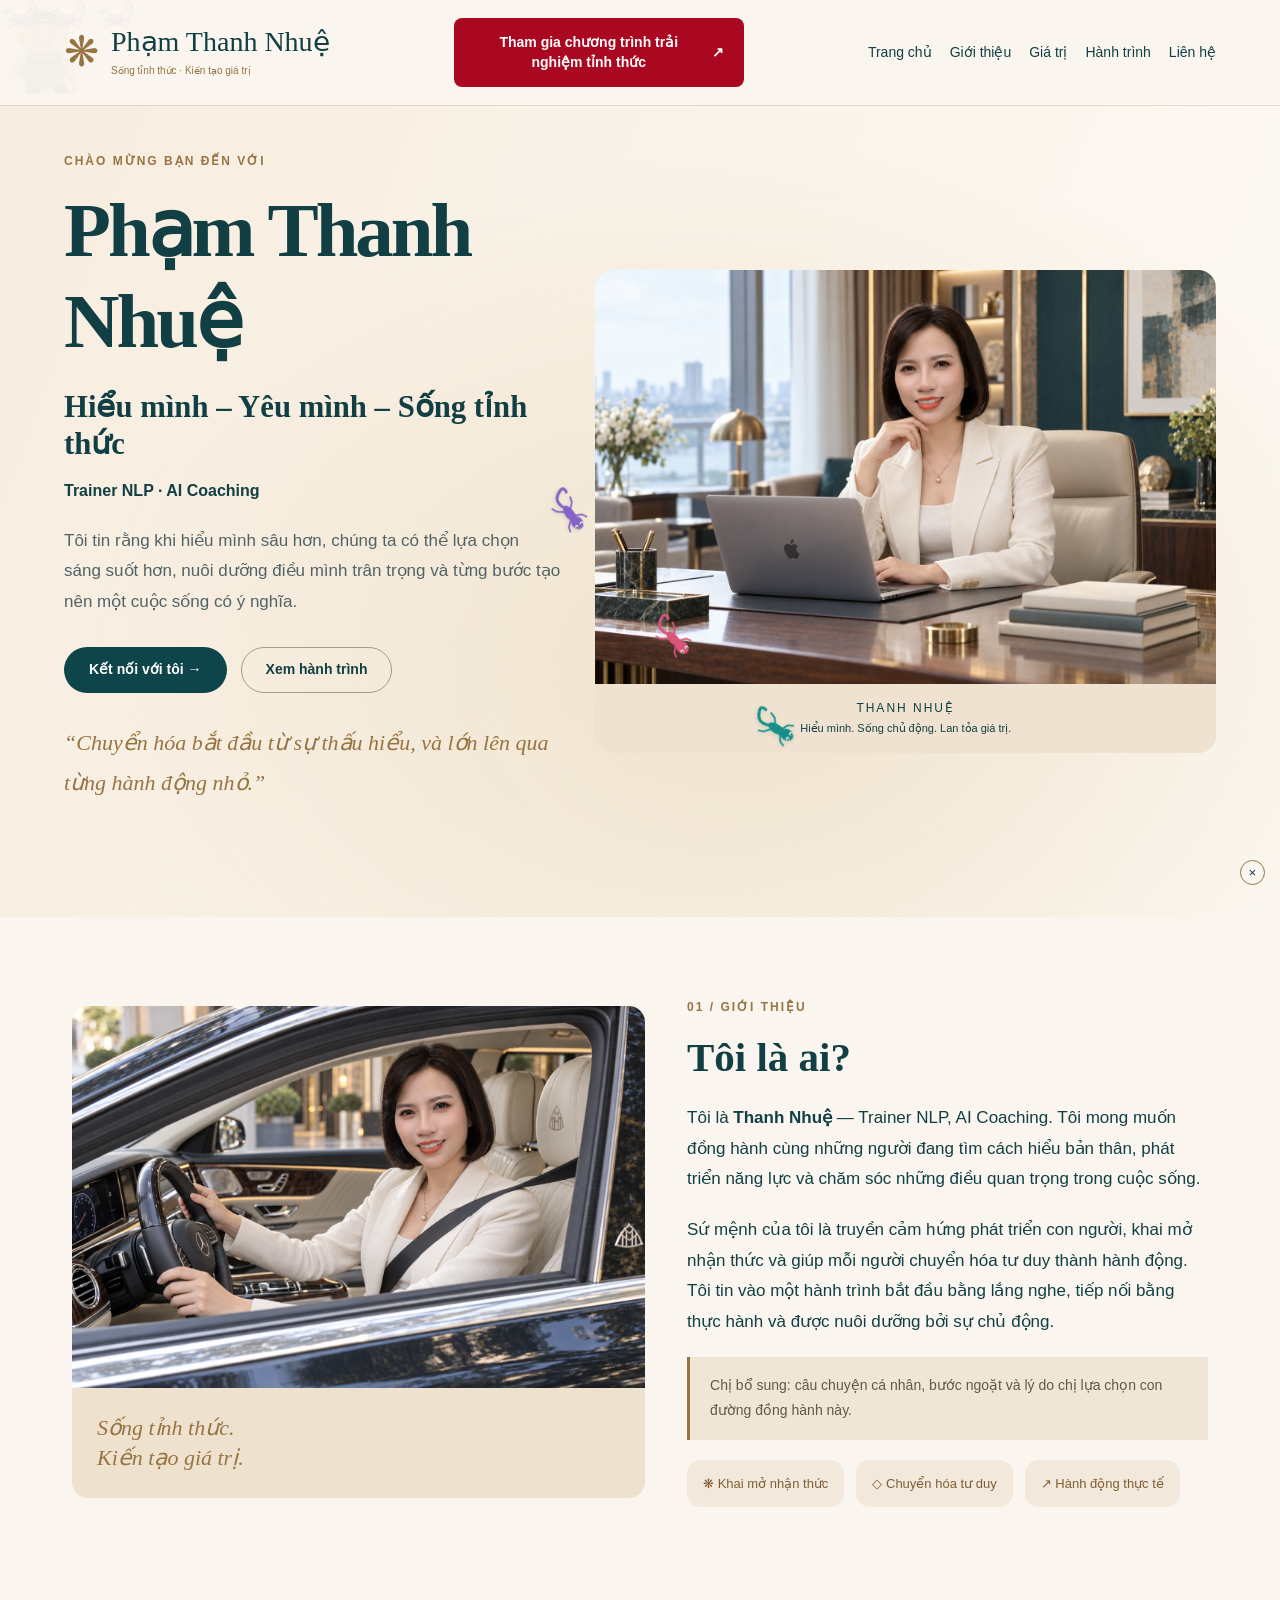
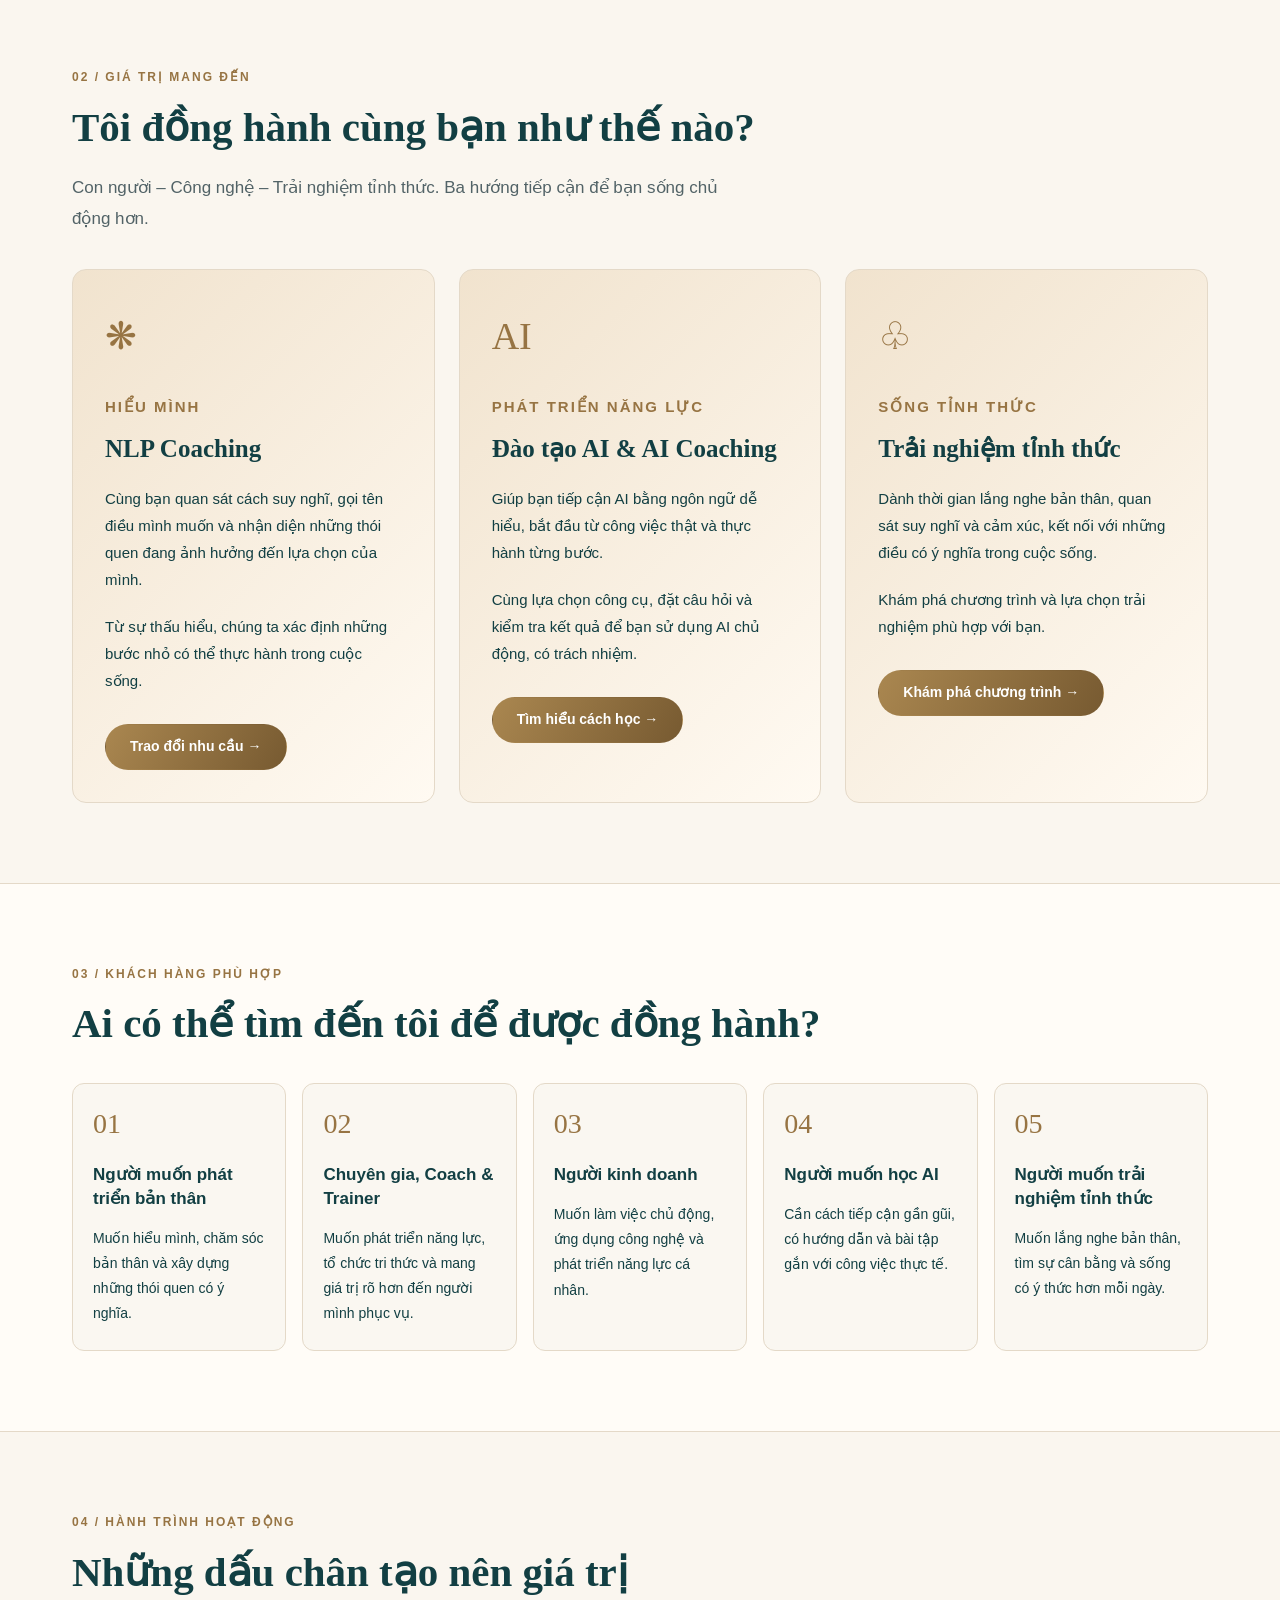
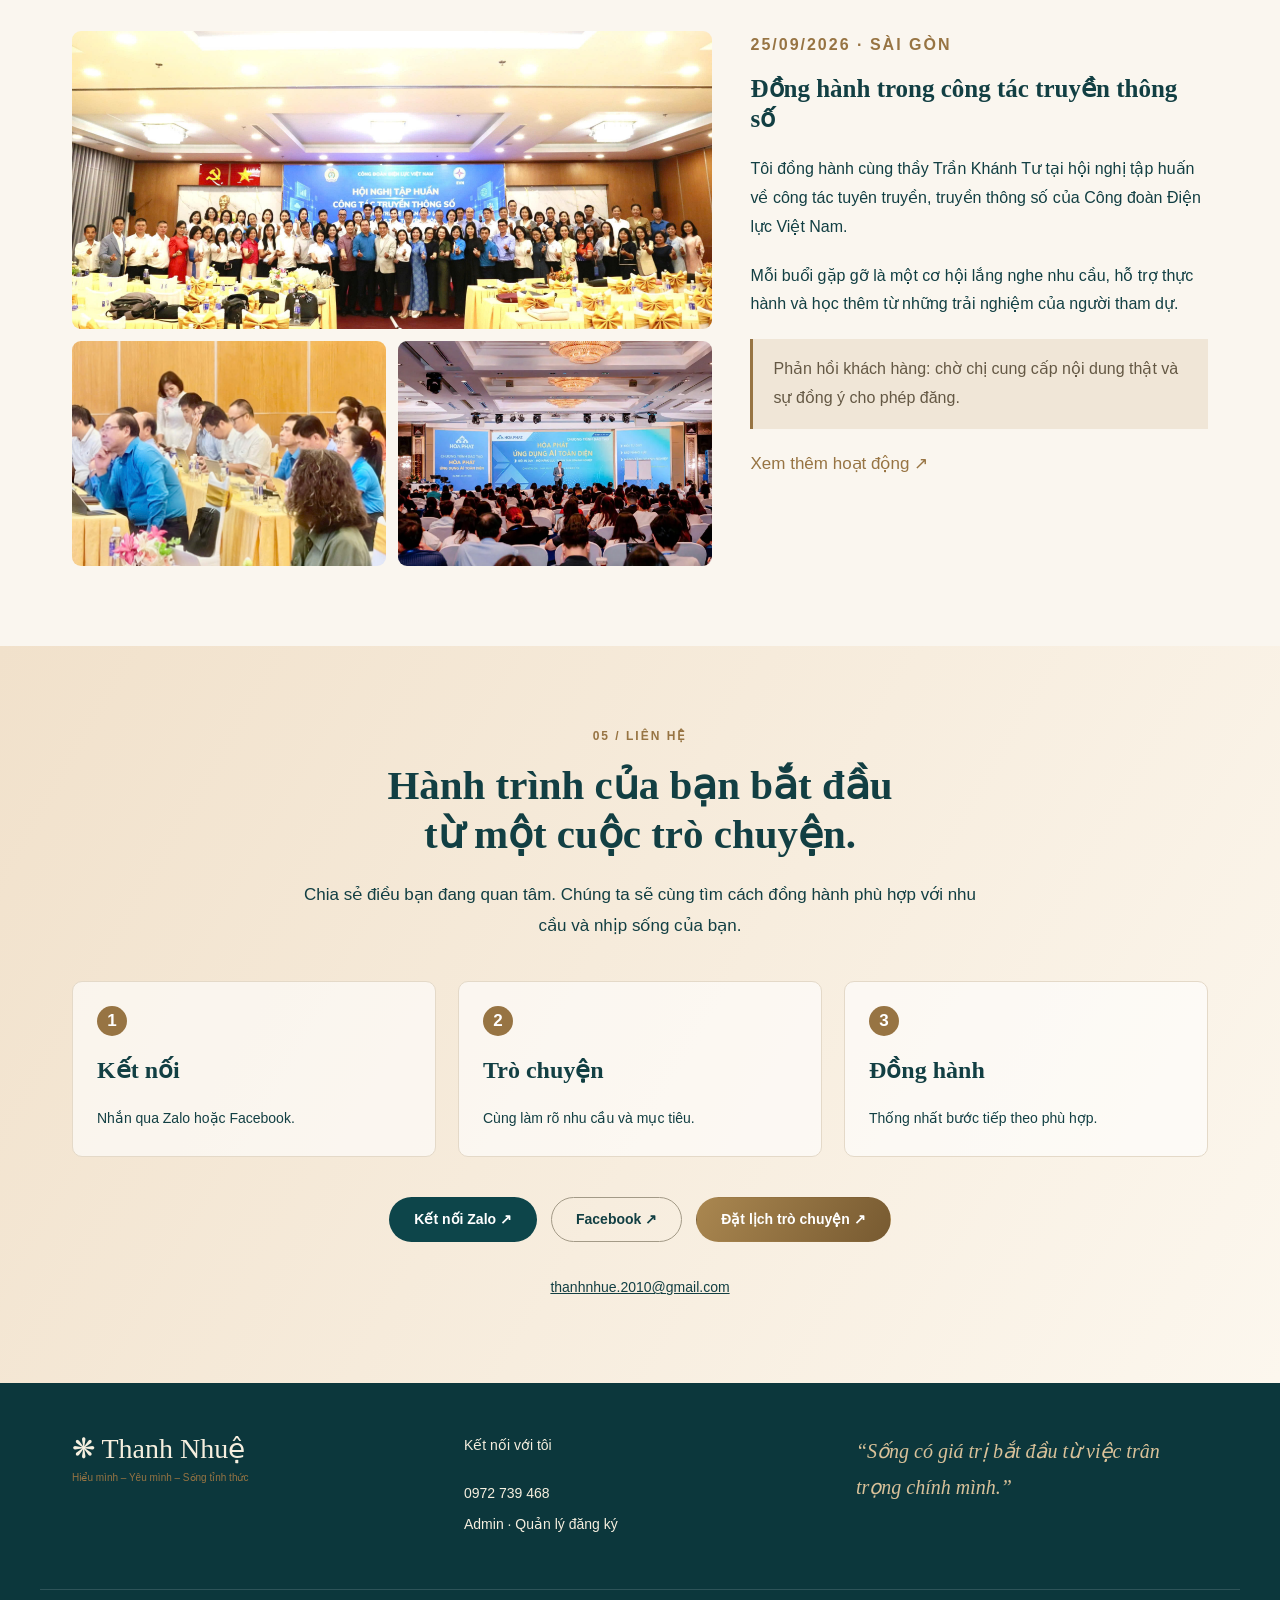
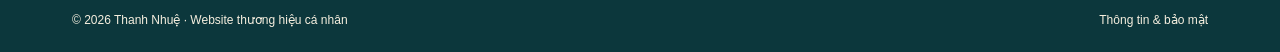
<file: index.html>
<!doctype html><html lang="vi"><head><meta charset="utf-8"><meta name="viewport" content="width=device-width,initial-scale=1"><title>Phạm Thanh Nhuệ · Hiểu mình – Yêu mình – Sống tỉnh thức</title><meta name="description" content="Khai mở trí tuệ – Nuôi dưỡng sức khỏe – Làm giàu trải nghiệm."><link rel="stylesheet" href="brand-new.css?v=20261014-9"><link rel="canonical" href="https://phamthanhnhue.vn/"><link rel="icon" href="favicon-logo-v1.png"><meta property="og:type" content="website"><meta property="og:site_name" content="Phạm Thanh Nhuệ"><meta property="og:title" content="Phạm Thanh Nhuệ · Hiểu mình – Yêu mình – Sống tỉnh thức"><meta property="og:description" content="Khai mở trí tuệ – Nuôi dưỡng sức khỏe – Làm giàu trải nghiệm."><meta property="og:url" content="https://phamthanhnhue.vn/"><meta property="og:image" content="https://phamthanhnhue.vn/pham-thanh-nhue-share-v2.jpg"><meta property="og:image:secure_url" content="https://phamthanhnhue.vn/pham-thanh-nhue-share-v2.jpg"><meta property="og:image:type" content="image/jpeg"><meta property="og:image:width" content="1200"><meta property="og:image:height" content="800"><meta property="og:image:alt" content="Phạm Thanh Nhuệ mặc vest trong ô tô"><meta name="twitter:card" content="summary_large_image"><meta name="twitter:title" content="Phạm Thanh Nhuệ · Hiểu mình – Yêu mình – Sống tỉnh thức"><meta name="twitter:description" content="Khai mở trí tuệ – Nuôi dưỡng sức khỏe – Làm giàu trải nghiệm."><meta name="twitter:image" content="https://phamthanhnhue.vn/pham-thanh-nhue-share-v2.jpg"></head><body>
<header><a class="logo" href="#trang-chu"><span class="lotus">❋</span><span>Phạm Thanh Nhuệ<small>Sống tỉnh thức · Kiến tạo giá trị</small></span></a><a class="awake-cta" href="https://trainghiemtinhthuc.com/" target="_blank" rel="noopener noreferrer">Tham gia chương trình trải nghiệm tỉnh thức <span aria-hidden="true">↗</span></a><button class="menu" aria-label="Mở menu" aria-expanded="false">☰</button><nav><a href="#trang-chu">Trang chủ</a><a href="#gioi-thieu">Giới thiệu</a><a href="#gia-tri">Giá trị</a><a href="#hanh-trinh">Hành trình</a><a href="#lien-he">Liên hệ</a></nav><a class="button gold header-cta" href="hen-tu-van.html">Đặt lịch trò chuyện ↗</a></header>
<main><section class="hero" id="trang-chu"><div class="hero-copy"><p class="eyebrow">Chào mừng bạn đến với</p><h1>Phạm Thanh Nhuệ</h1><h2>Hiểu mình – Yêu mình – Sống tỉnh thức</h2><p class="roles">Trainer NLP · AI Coaching</p><p>Tôi tin rằng khi hiểu mình sâu hơn, chúng ta có thể lựa chọn sáng suốt hơn, nuôi dưỡng điều mình trân trọng và từng bước tạo nên một cuộc sống có ý nghĩa.</p><div class="actions"><a class="button" href="#lien-he">Kết nối với tôi →</a><a class="button outline" href="#hanh-trinh">Xem hành trình</a></div><blockquote>“Chuyển hóa bắt đầu từ sự thấu hiểu, và lớn lên qua từng hành động nhỏ.”</blockquote></div><figure class="portrait"><img src="pham-thanh-nhue-vest.png" alt="Ảnh minh họa AI tham chiếu Phạm Thanh Nhuệ mặc vest, làm việc bên MacBook và sách trong không gian sang trọng"><figcaption>THANH NHUỆ<span>Hiểu mình. Sống chủ động. Lan tỏa giá trị.</span></figcaption></figure></section>
<section class="about wrap" id="gioi-thieu"><figure><img src="pham-thanh-nhue-maybach.png" alt="Ảnh minh họa AI tham chiếu Phạm Thanh Nhuệ mặc vest, ngồi ghế lái xe sang, chụp qua cửa sổ"><figcaption>Sống tỉnh thức.<br>Kiến tạo giá trị.</figcaption></figure><div><p class="eyebrow">01 / Giới thiệu</p><h2>Tôi là ai?</h2><p>Tôi là <strong>Thanh Nhuệ</strong> — Trainer NLP, AI Coaching. Tôi mong muốn đồng hành cùng những người đang tìm cách hiểu bản thân, phát triển năng lực và chăm sóc những điều quan trọng trong cuộc sống.</p><p>Sứ mệnh của tôi là truyền cảm hứng phát triển con người, khai mở nhận thức và giúp mỗi người chuyển hóa tư duy thành hành động. Tôi tin vào một hành trình bắt đầu bằng lắng nghe, tiếp nối bằng thực hành và được nuôi dưỡng bởi sự chủ động.</p><p class="pending">Chị bổ sung: câu chuyện cá nhân, bước ngoặt và lý do chị lựa chọn con đường đồng hành này.</p><div class="values"><span>❋ Khai mở nhận thức</span><span>◇ Chuyển hóa tư duy</span><span>↗ Hành động thực tế</span></div></div></section>
<section class="wrap" id="gia-tri"><p class="eyebrow">02 / Giá trị mang đến</p><h2>Tôi đồng hành cùng bạn như thế nào?</h2><p class="section-intro">Con người – Công nghệ – Trải nghiệm tỉnh thức. Ba hướng tiếp cận để bạn sống chủ động hơn.</p><div class="services"><article><span class="icon">❋</span><p class="eyebrow">Hiểu mình</p><h3>NLP Coaching</h3><p>Cùng bạn quan sát cách suy nghĩ, gọi tên điều mình muốn và nhận diện những thói quen đang ảnh hưởng đến lựa chọn của mình.</p><p>Từ sự thấu hiểu, chúng ta xác định những bước nhỏ có thể thực hành trong cuộc sống.</p><a class="button gold" href="#lien-he">Trao đổi nhu cầu →</a></article><article><span class="icon">AI</span><p class="eyebrow">Phát triển năng lực</p><h3>Đào tạo AI & AI Coaching</h3><p>Giúp bạn tiếp cận AI bằng ngôn ngữ dễ hiểu, bắt đầu từ công việc thật và thực hành từng bước.</p><p>Cùng lựa chọn công cụ, đặt câu hỏi và kiểm tra kết quả để bạn sử dụng AI chủ động, có trách nhiệm.</p><a class="button gold" href="dang-ky.html">Tìm hiểu cách học →</a></article><article><span class="icon">♧</span><p class="eyebrow">Sống tỉnh thức</p><h3>Trải nghiệm tỉnh thức</h3><p>Dành thời gian lắng nghe bản thân, quan sát suy nghĩ và cảm xúc, kết nối với những điều có ý nghĩa trong cuộc sống.</p><p>Khám phá chương trình và lựa chọn trải nghiệm phù hợp với bạn.</p><a class="button gold" href="https://trainghiemtinhthuc.com/" target="_blank" rel="noopener noreferrer">Khám phá chương trình →</a></article></div></section>
<section class="audience" id="khach-hang"><div class="wrap"><p class="eyebrow">03 / Khách hàng phù hợp</p><h2>Ai có thể tìm đến tôi để được đồng hành?</h2><div class="people"><article><span>01</span><h3>Người muốn phát triển bản thân</h3><p>Muốn hiểu mình, chăm sóc bản thân và xây dựng những thói quen có ý nghĩa.</p></article><article><span>02</span><h3>Chuyên gia, Coach & Trainer</h3><p>Muốn phát triển năng lực, tổ chức tri thức và mang giá trị rõ hơn đến người mình phục vụ.</p></article><article><span>03</span><h3>Người kinh doanh</h3><p>Muốn làm việc chủ động, ứng dụng công nghệ và phát triển năng lực cá nhân.</p></article><article><span>04</span><h3>Người muốn học AI</h3><p>Cần cách tiếp cận gần gũi, có hướng dẫn và bài tập gắn với công việc thực tế.</p></article><article><span>05</span><h3>Người muốn trải nghiệm tỉnh thức</h3><p>Muốn lắng nghe bản thân, tìm sự cân bằng và sống có ý thức hơn mỗi ngày.</p></article></div></div></section>
<section class="wrap journey" id="hanh-trinh"><p class="eyebrow">04 / Hành trình hoạt động</p><h2>Những dấu chân tạo nên giá trị</h2><div class="journey-grid"><div class="gallery"><a href="su-kien-evn-tap-the.jpg" target="_blank" rel="noopener"><img src="su-kien-evn-tap-the.jpg" alt="Ảnh tập thể hội nghị Công đoàn Điện lực Việt Nam"></a><a href="su-kien-evn-ho-tro-thuc-hanh.jpg" target="_blank" rel="noopener"><img src="su-kien-evn-ho-tro-thuc-hanh.jpg" alt="Đồng hành cùng học viên thực hành tại hội nghị"></a><a href="pham-thanh-nhue-chuyen-gia-ai-hoa-phat-san-khau.webp" target="_blank" rel="noopener"><img src="pham-thanh-nhue-chuyen-gia-ai-hoa-phat-san-khau.webp" alt="Chương trình ứng dụng AI tại Hòa Phát"></a></div><div class="journey-copy"><p class="eyebrow">25/09/2026 · Sài Gòn</p><h3>Đồng hành trong công tác truyền thông số</h3><p>Tôi đồng hành cùng thầy Trần Khánh Tư tại hội nghị tập huấn về công tác tuyên truyền, truyền thông số của Công đoàn Điện lực Việt Nam.</p><p>Mỗi buổi gặp gỡ là một cơ hội lắng nghe nhu cầu, hỗ trợ thực hành và học thêm từ những trải nghiệm của người tham dự.</p><p class="pending">Phản hồi khách hàng: chờ chị cung cấp nội dung thật và sự đồng ý cho phép đăng.</p><a class="text-link" href="hoat-dong.html#hoat-dong">Xem thêm hoạt động ↗</a></div></div></section>
<section class="contact" id="lien-he"><div class="wrap"><p class="eyebrow">05 / Liên hệ</p><h2>Hành trình của bạn bắt đầu<br>từ một cuộc trò chuyện.</h2><p>Chia sẻ điều bạn đang quan tâm. Chúng ta sẽ cùng tìm cách đồng hành phù hợp với nhu cầu và nhịp sống của bạn.</p><div class="steps"><div><b>1</b><h3>Kết nối</h3><p>Nhắn qua Zalo hoặc Facebook.</p></div><div><b>2</b><h3>Trò chuyện</h3><p>Cùng làm rõ nhu cầu và mục tiêu.</p></div><div><b>3</b><h3>Đồng hành</h3><p>Thống nhất bước tiếp theo phù hợp.</p></div></div><div class="actions"><a class="button" href="https://zalo.me/0972739468" target="_blank" rel="noopener">Kết nối Zalo ↗</a><a class="button outline" href="https://www.facebook.com/profile.php?id=100074122509026" target="_blank" rel="noopener">Facebook ↗</a><a class="button gold" href="hen-tu-van.html">Đặt lịch trò chuyện ↗</a></div><a class="email" href="mailto:thanhnhue.2010@gmail.com">thanhnhue.2010@gmail.com</a></div></section></main>
<footer><div class="wrap footer-grid"><div class="logo">❋ Thanh Nhuệ<small>Hiểu mình – Yêu mình – Sống tỉnh thức</small></div><div><p>Kết nối với tôi</p><a href="tel:0972739468">0972 739 468</a><br><a href="quan-tri.html">Admin · Quản lý đăng ký</a></div><blockquote>“Sống có giá trị bắt đầu từ việc trân trọng chính mình.”</blockquote></div><div class="wrap copyright">© 2026 Thanh Nhuệ · Website thương hiệu cá nhân <a href="chinh-sach.html">Thông tin & bảo mật</a></div></footer><script>const button=document.querySelector('.menu');button.addEventListener('click',()=>{const open=button.getAttribute('aria-expanded')!=='true';button.setAttribute('aria-expanded',String(open));document.querySelector('nav').classList.toggle('open',open)});document.querySelectorAll('nav a').forEach(a=>a.addEventListener('click',()=>{button.setAttribute('aria-expanded','false');document.querySelector('nav').classList.remove('open')}));</script><script src="tech-stars.js?v=20261014-9" defer></script><script src="geckos.js?v=20261014-9" defer></script><script src="journey-characters.js?v=20261014-9" defer></script></body></html>
</file>
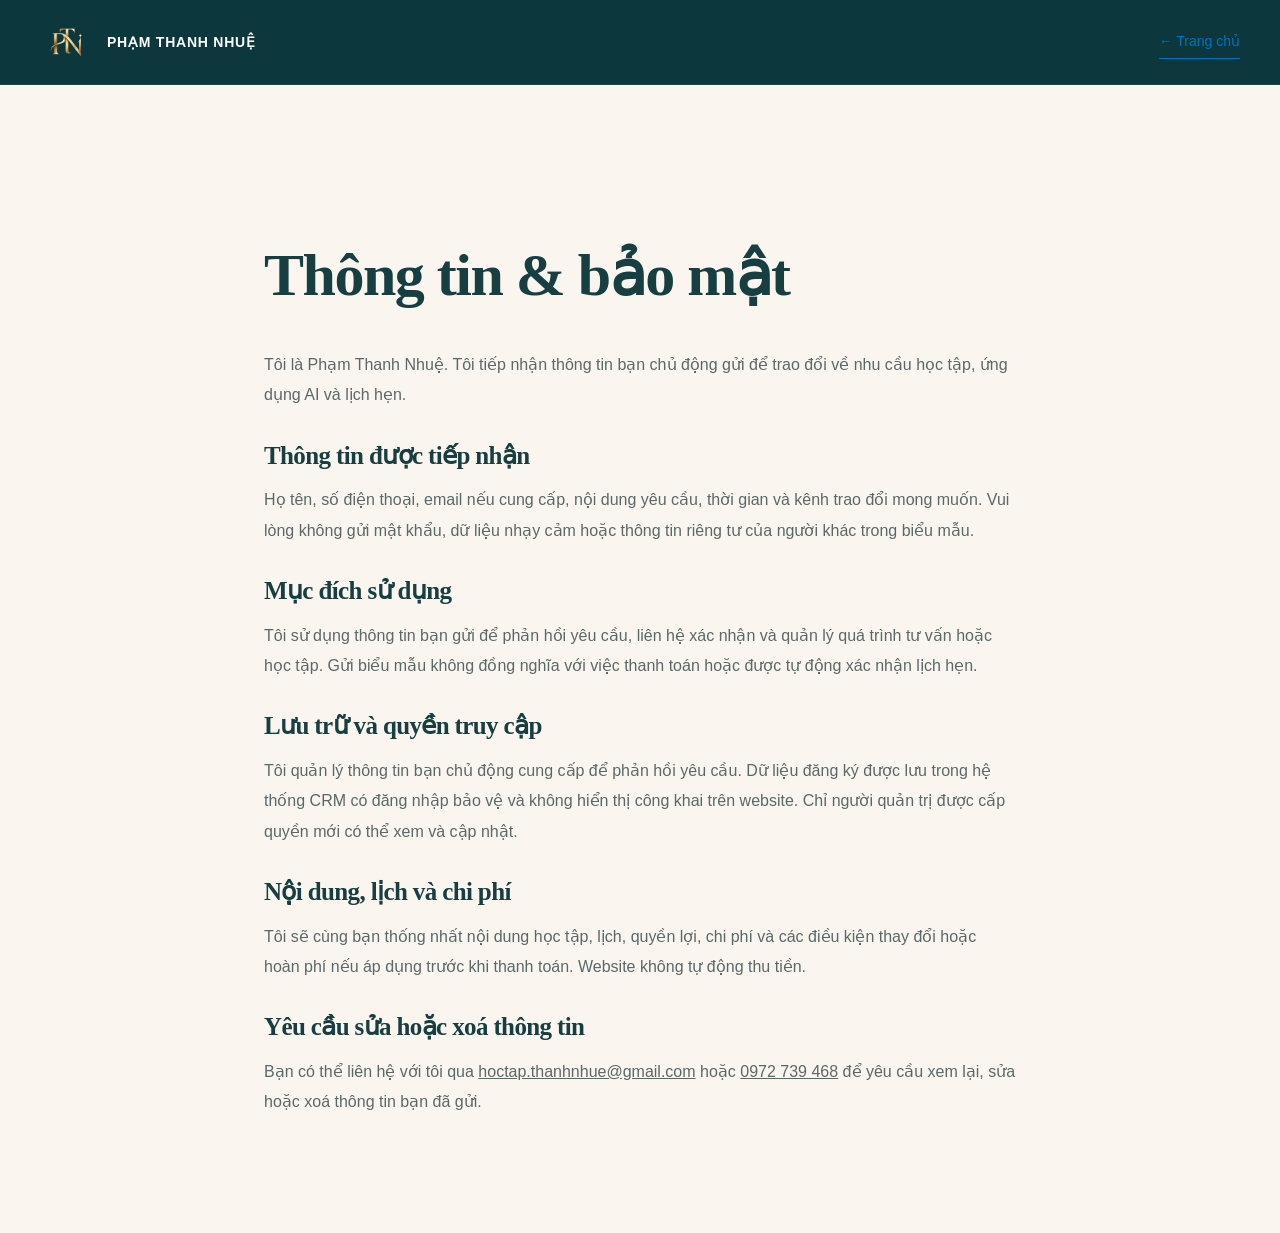
<file: chinh-sach.html>
<!doctype html><html lang="vi"><head><meta charset="utf-8"><meta name="viewport" content="width=device-width,initial-scale=1"><title>Thông tin & bảo mật | Phạm Thanh Nhuệ</title><link rel="stylesheet" href="style.css"><link rel="icon" type="image/png" sizes="1200x1200" href="/favicon-logo-v1.png"><link rel="apple-touch-icon" href="/favicon-logo-v1.png">


















<link rel="stylesheet" href="features.css"><link rel="stylesheet" href="refresh.css"><meta name="robots" content="noindex, nofollow"><link rel="stylesheet" href="brand-portraits.css?v=portrait-1"><link rel="stylesheet" href="brand-orange-blue.css?v=20261014-3"><meta property="og:type" content="website"><meta property="og:site_name" content="Phạm Thanh Nhuệ"><meta property="og:title" content="Thông tin & bảo mật | Phạm Thanh Nhuệ"><meta property="og:description" content="Khai mở trí tuệ – Nuôi dưỡng sức khỏe – Làm giàu trải nghiệm."><meta property="og:url" content="https://phamthanhnhue.vn/chinh-sach.html"><meta property="og:image" content="https://phamthanhnhue.vn/pham-thanh-nhue-share-v2.jpg"><meta property="og:image:secure_url" content="https://phamthanhnhue.vn/pham-thanh-nhue-share-v2.jpg"><meta property="og:image:type" content="image/jpeg"><meta property="og:image:width" content="1200"><meta property="og:image:height" content="800"><meta property="og:image:alt" content="Phạm Thanh Nhuệ mặc vest trong ô tô"><meta name="twitter:card" content="summary_large_image"><meta name="twitter:title" content="Thông tin & bảo mật | Phạm Thanh Nhuệ"><meta name="twitter:description" content="Khai mở trí tuệ – Nuôi dưỡng sức khỏe – Làm giàu trải nghiệm."><meta name="twitter:image" content="https://phamthanhnhue.vn/pham-thanh-nhue-share-v2.jpg"></head><body><header><div class="nav wrap"><a class="brand" href="/"><img src="logo-chi-pham-nhue-20260904110819-0026k.png" alt="Logo Phạm Thanh Nhuệ"><span>PHẠM THANH NHUỆ</span></a><a class="text-link" href="/#ket-noi">← Trang chủ</a></div></header><main class="wrap portal-shell"><article class="policy-copy"><h1>Thông tin &amp; bảo mật</h1><p>Tôi là Phạm Thanh Nhuệ. Tôi tiếp nhận thông tin bạn chủ động gửi để trao đổi về nhu cầu học tập, ứng dụng AI và lịch hẹn.</p><h2>Thông tin được tiếp nhận</h2><p>Họ tên, số điện thoại, email nếu cung cấp, nội dung yêu cầu, thời gian và kênh trao đổi mong muốn. Vui lòng không gửi mật khẩu, dữ liệu nhạy cảm hoặc thông tin riêng tư của người khác trong biểu mẫu.</p><h2>Mục đích sử dụng</h2><p>Tôi sử dụng thông tin bạn gửi để phản hồi yêu cầu, liên hệ xác nhận và quản lý quá trình tư vấn hoặc học tập. Gửi biểu mẫu không đồng nghĩa với việc thanh toán hoặc được tự động xác nhận lịch hẹn.</p><h2>Lưu trữ và quyền truy cập</h2><p>Tôi quản lý thông tin bạn chủ động cung cấp để phản hồi yêu cầu. Dữ liệu đăng ký được lưu trong hệ thống CRM có đăng nhập bảo vệ và không hiển thị công khai trên website. Chỉ người quản trị được cấp quyền mới có thể xem và cập nhật.</p><h2>Nội dung, lịch và chi phí</h2><p>Tôi sẽ cùng bạn thống nhất nội dung học tập, lịch, quyền lợi, chi phí và các điều kiện thay đổi hoặc hoàn phí nếu áp dụng trước khi thanh toán. Website không tự động thu tiền.</p><h2>Yêu cầu sửa hoặc xoá thông tin</h2><p>Bạn có thể liên hệ với tôi qua <a href="mailto:hoctap.thanhnhue@gmail.com">hoctap.thanhnhue@gmail.com</a> hoặc <a href="tel:0972739468">0972 739 468</a> để yêu cầu xem lại, sửa hoặc xoá thông tin bạn đã gửi.</p></article></main><script src="backend-config.js"></script><script src="api.js"></script></body></html>
</file>
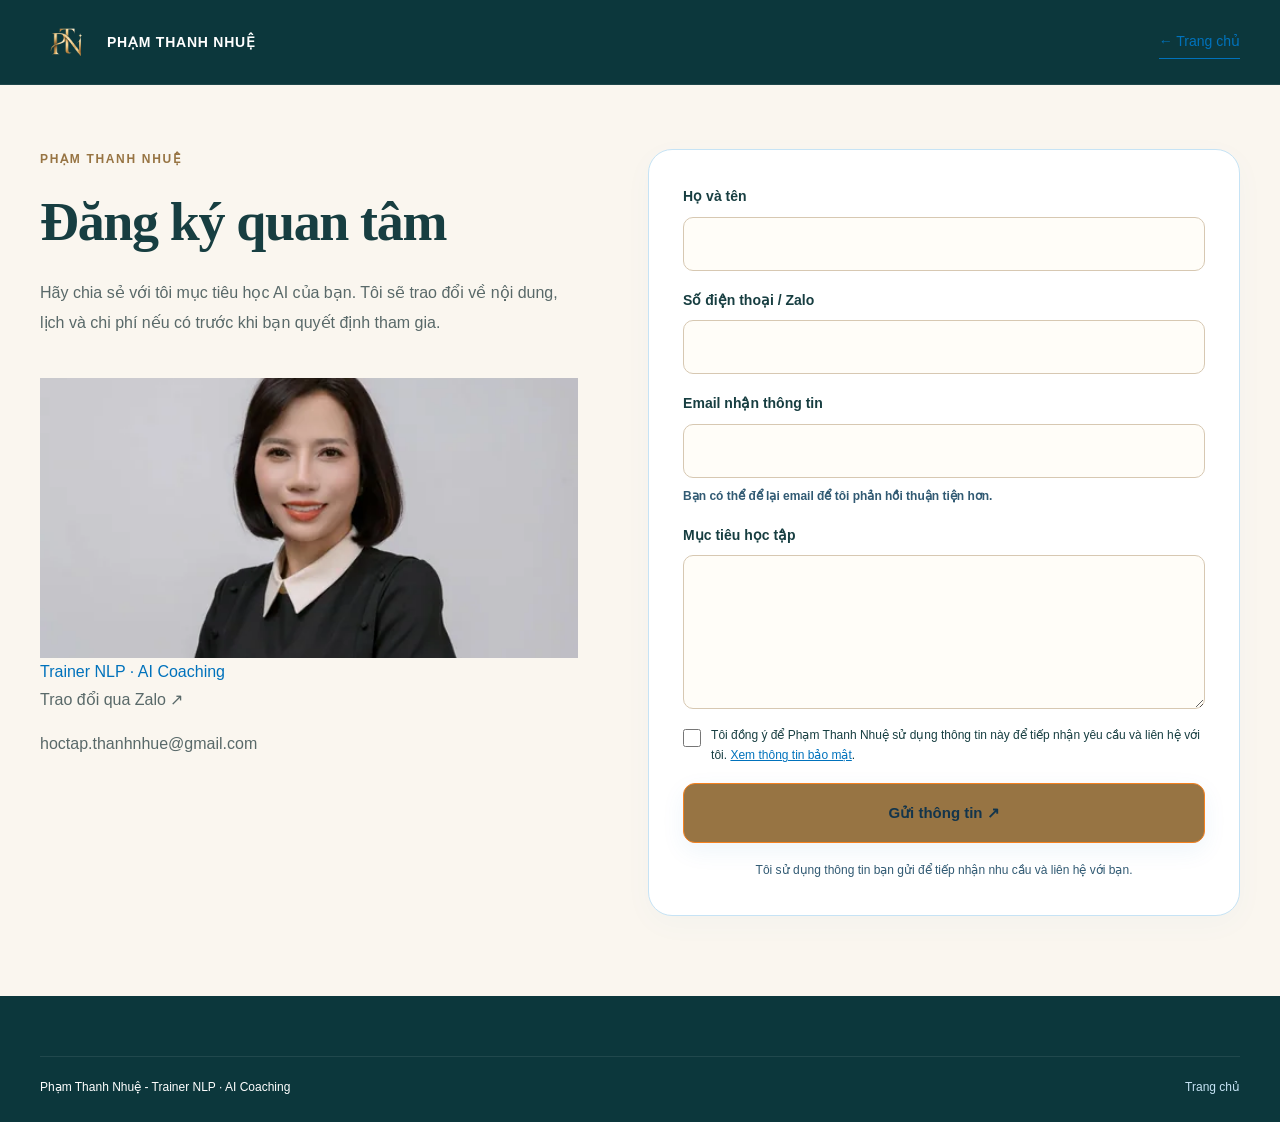
<file: dang-ky.html>
<!doctype html><html lang="vi"><head><meta charset="utf-8"><meta name="viewport" content="width=device-width,initial-scale=1"><title>Đăng ký quan tâm | Phạm Thanh Nhuệ</title><meta name="description" content="Hãy chia sẻ với tôi mục tiêu học AI của bạn. Tôi sẽ trao đổi về nội dung, lịch và chi phí nếu có trước khi bạn quyết định tham gia."><link rel="stylesheet" href="style.css"><link rel="icon" type="image/png" sizes="1200x1200" href="/favicon-logo-v1.png"><link rel="apple-touch-icon" href="/favicon-logo-v1.png"><link rel="canonical" href="https://phamthanhnhue.vn/dang-ky.html">
















<meta name="robots" content="index, follow, max-image-preview:large">

<link rel="stylesheet" href="features.css"><link rel="stylesheet" href="refresh.css"><link rel="stylesheet" href="brand-portraits.css?v=portrait-1"><link rel="stylesheet" href="brand-orange-blue.css?v=20261014-3"><meta property="og:type" content="website"><meta property="og:site_name" content="Phạm Thanh Nhuệ"><meta property="og:title" content="Đăng ký quan tâm | Phạm Thanh Nhuệ"><meta property="og:description" content="Khai mở trí tuệ – Nuôi dưỡng sức khỏe – Làm giàu trải nghiệm."><meta property="og:url" content="https://phamthanhnhue.vn/dang-ky.html"><meta property="og:image" content="https://phamthanhnhue.vn/pham-thanh-nhue-share-v2.jpg"><meta property="og:image:secure_url" content="https://phamthanhnhue.vn/pham-thanh-nhue-share-v2.jpg"><meta property="og:image:type" content="image/jpeg"><meta property="og:image:width" content="1200"><meta property="og:image:height" content="800"><meta property="og:image:alt" content="Phạm Thanh Nhuệ mặc vest trong ô tô"><meta name="twitter:card" content="summary_large_image"><meta name="twitter:title" content="Đăng ký quan tâm | Phạm Thanh Nhuệ"><meta name="twitter:description" content="Khai mở trí tuệ – Nuôi dưỡng sức khỏe – Làm giàu trải nghiệm."><meta name="twitter:image" content="https://phamthanhnhue.vn/pham-thanh-nhue-share-v2.jpg"></head><body><header><div class="nav wrap"><a class="brand" href="/"><img src="logo-chi-pham-nhue-20260904110819-0026k.png" alt="Logo Phạm Thanh Nhuệ"><span>PHẠM THANH NHUỆ</span></a><a class="text-link" href="/#ket-noi">← Trang chủ</a></div></header><main class="wrap form-layout"><section><p class="eyebrow">Phạm Thanh Nhuệ</p><h1>Đăng ký quan tâm</h1><p class="section-lead">Hãy chia sẻ với tôi mục tiêu học AI của bạn. Tôi sẽ trao đổi về nội dung, lịch và chi phí nếu có trước khi bạn quyết định tham gia.</p><div class="form-portrait"><img src="pham-thanh-nhue-chuyen-gia-ai-black-960.webp" srcset="pham-thanh-nhue-chuyen-gia-ai-black-480.webp 480w, pham-thanh-nhue-chuyen-gia-ai-black-960.webp 960w" sizes="240px" width="960" height="1440" alt="Phạm Thanh Nhuệ - Trainer NLP · AI Coaching" loading="lazy"><p>Trainer NLP · AI Coaching</p></div><p><a href="https://zalo.me/0972739468" target="_blank" rel="noopener">Trao đổi qua Zalo ↗</a></p><p><a href="mailto:hoctap.thanhnhue@gmail.com">hoctap.thanhnhue@gmail.com</a></p></section><section class="form-panel"><form id="request-form" data-kind="registration"><label>Họ và tên<input name="name" autocomplete="name" required minlength="2" maxlength="100"></label><label>Số điện thoại / Zalo<input name="phone" type="tel" autocomplete="tel" required maxlength="25" inputmode="tel"></label><label>Email nhận thông tin<input name="email" type="email" autocomplete="email" maxlength="200"><small>Bạn có thể để lại email để tôi phản hồi thuận tiện hơn.</small></label><label>Mục tiêu học tập<textarea name="message" required minlength="10" maxlength="4000" rows="5"></textarea></label><label class="bot-trap" aria-hidden="true">Website<input name="website" tabindex="-1" autocomplete="off"></label><label class="consent"><input type="checkbox" name="consent" required><span>Tôi đồng ý để Phạm Thanh Nhuệ sử dụng thông tin này để tiếp nhận yêu cầu và liên hệ với tôi. <a href="chinh-sach.html">Xem thông tin bảo mật</a>.</span></label><button class="button" type="submit" disabled aria-describedby="form-connection-note">Gửi thông tin ↗</button><p id="form-status" role="status" aria-live="polite"></p><p class="form-note" id="form-connection-note">Tôi sử dụng thông tin bạn gửi để tiếp nhận nhu cầu và liên hệ với bạn.</p></form></section></main><footer><div class="wrap footer-bottom"><span>Phạm Thanh Nhuệ - Trainer NLP · AI Coaching</span><a href="/">Trang chủ</a></div></footer><script src="backend-config.js?v=crm-1"></script><script src="api.js?v=voice-1"></script><script src="forms.js?v=voice-1"></script></body></html>
</file>
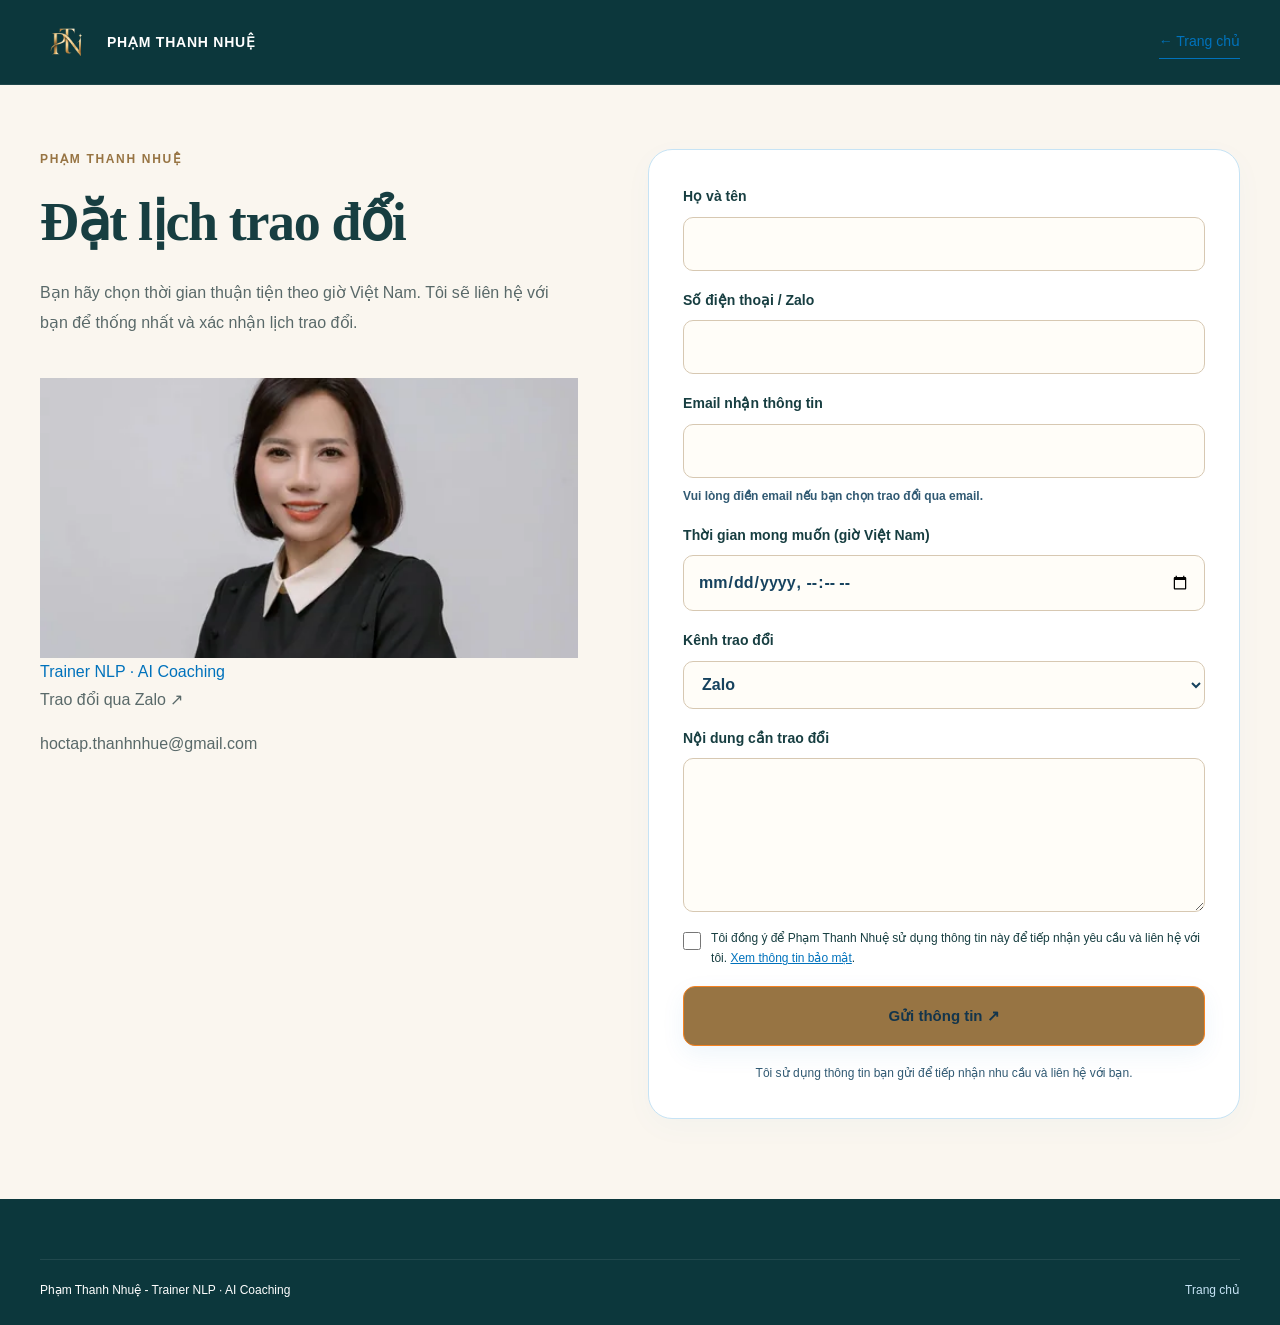
<file: hen-tu-van.html>
<!doctype html><html lang="vi"><head><meta charset="utf-8"><meta name="viewport" content="width=device-width,initial-scale=1"><title>Đặt lịch trao đổi | Phạm Thanh Nhuệ</title><meta name="description" content="Bạn hãy chọn thời gian thuận tiện theo giờ Việt Nam. Tôi sẽ liên hệ với bạn để thống nhất và xác nhận lịch trao đổi."><link rel="stylesheet" href="style.css"><link rel="icon" type="image/png" sizes="1200x1200" href="/favicon-logo-v1.png"><link rel="apple-touch-icon" href="/favicon-logo-v1.png"><link rel="canonical" href="https://phamthanhnhue.vn/hen-tu-van.html">
















<meta name="robots" content="index, follow, max-image-preview:large">

<link rel="stylesheet" href="features.css"><link rel="stylesheet" href="refresh.css"><link rel="stylesheet" href="brand-portraits.css?v=portrait-1"><link rel="stylesheet" href="brand-orange-blue.css?v=20261014-3"><meta property="og:type" content="website"><meta property="og:site_name" content="Phạm Thanh Nhuệ"><meta property="og:title" content="Đặt lịch trao đổi | Phạm Thanh Nhuệ"><meta property="og:description" content="Khai mở trí tuệ – Nuôi dưỡng sức khỏe – Làm giàu trải nghiệm."><meta property="og:url" content="https://phamthanhnhue.vn/hen-tu-van.html"><meta property="og:image" content="https://phamthanhnhue.vn/pham-thanh-nhue-share-v2.jpg"><meta property="og:image:secure_url" content="https://phamthanhnhue.vn/pham-thanh-nhue-share-v2.jpg"><meta property="og:image:type" content="image/jpeg"><meta property="og:image:width" content="1200"><meta property="og:image:height" content="800"><meta property="og:image:alt" content="Phạm Thanh Nhuệ mặc vest trong ô tô"><meta name="twitter:card" content="summary_large_image"><meta name="twitter:title" content="Đặt lịch trao đổi | Phạm Thanh Nhuệ"><meta name="twitter:description" content="Khai mở trí tuệ – Nuôi dưỡng sức khỏe – Làm giàu trải nghiệm."><meta name="twitter:image" content="https://phamthanhnhue.vn/pham-thanh-nhue-share-v2.jpg"></head><body><header><div class="nav wrap"><a class="brand" href="/"><img src="logo-chi-pham-nhue-20260904110819-0026k.png" alt="Logo Phạm Thanh Nhuệ"><span>PHẠM THANH NHUỆ</span></a><a class="text-link" href="/#ket-noi">← Trang chủ</a></div></header><main class="wrap form-layout"><section><p class="eyebrow">Phạm Thanh Nhuệ</p><h1>Đặt lịch trao đổi</h1><p class="section-lead">Bạn hãy chọn thời gian thuận tiện theo giờ Việt Nam. Tôi sẽ liên hệ với bạn để thống nhất và xác nhận lịch trao đổi.</p><div class="form-portrait"><img src="pham-thanh-nhue-chuyen-gia-ai-black-960.webp" srcset="pham-thanh-nhue-chuyen-gia-ai-black-480.webp 480w, pham-thanh-nhue-chuyen-gia-ai-black-960.webp 960w" sizes="240px" width="960" height="1440" alt="Phạm Thanh Nhuệ - Trainer NLP · AI Coaching" loading="lazy"><p>Trainer NLP · AI Coaching</p></div><p><a href="https://zalo.me/0972739468" target="_blank" rel="noopener">Trao đổi qua Zalo ↗</a></p><p><a href="mailto:hoctap.thanhnhue@gmail.com">hoctap.thanhnhue@gmail.com</a></p></section><section class="form-panel"><form id="request-form" data-kind="appointment"><label>Họ và tên<input name="name" autocomplete="name" required minlength="2" maxlength="100"></label><label>Số điện thoại / Zalo<input name="phone" type="tel" autocomplete="tel" required maxlength="25" inputmode="tel"></label><label>Email nhận thông tin<input name="email" type="email" autocomplete="email" maxlength="200"><small>Vui lòng điền email nếu bạn chọn trao đổi qua email.</small></label><label>Thời gian mong muốn (giờ Việt Nam)<input type="datetime-local" name="appointment" required></label><label>Kênh trao đổi<select name="channel"><option value="zalo">Zalo</option><option value="email">Email</option></select></label><label>Nội dung cần trao đổi<textarea name="message" required minlength="10" maxlength="4000" rows="5"></textarea></label><label class="bot-trap" aria-hidden="true">Website<input name="website" tabindex="-1" autocomplete="off"></label><label class="consent"><input type="checkbox" name="consent" required><span>Tôi đồng ý để Phạm Thanh Nhuệ sử dụng thông tin này để tiếp nhận yêu cầu và liên hệ với tôi. <a href="chinh-sach.html">Xem thông tin bảo mật</a>.</span></label><button class="button" type="submit" disabled aria-describedby="form-connection-note">Gửi thông tin ↗</button><p id="form-status" role="status" aria-live="polite"></p><p class="form-note" id="form-connection-note">Tôi sử dụng thông tin bạn gửi để tiếp nhận nhu cầu và liên hệ với bạn.</p></form></section></main><footer><div class="wrap footer-bottom"><span>Phạm Thanh Nhuệ - Trainer NLP · AI Coaching</span><a href="/">Trang chủ</a></div></footer><script src="backend-config.js?v=crm-1"></script><script src="api.js?v=voice-1"></script><script src="forms.js?v=voice-1"></script></body></html>
</file>
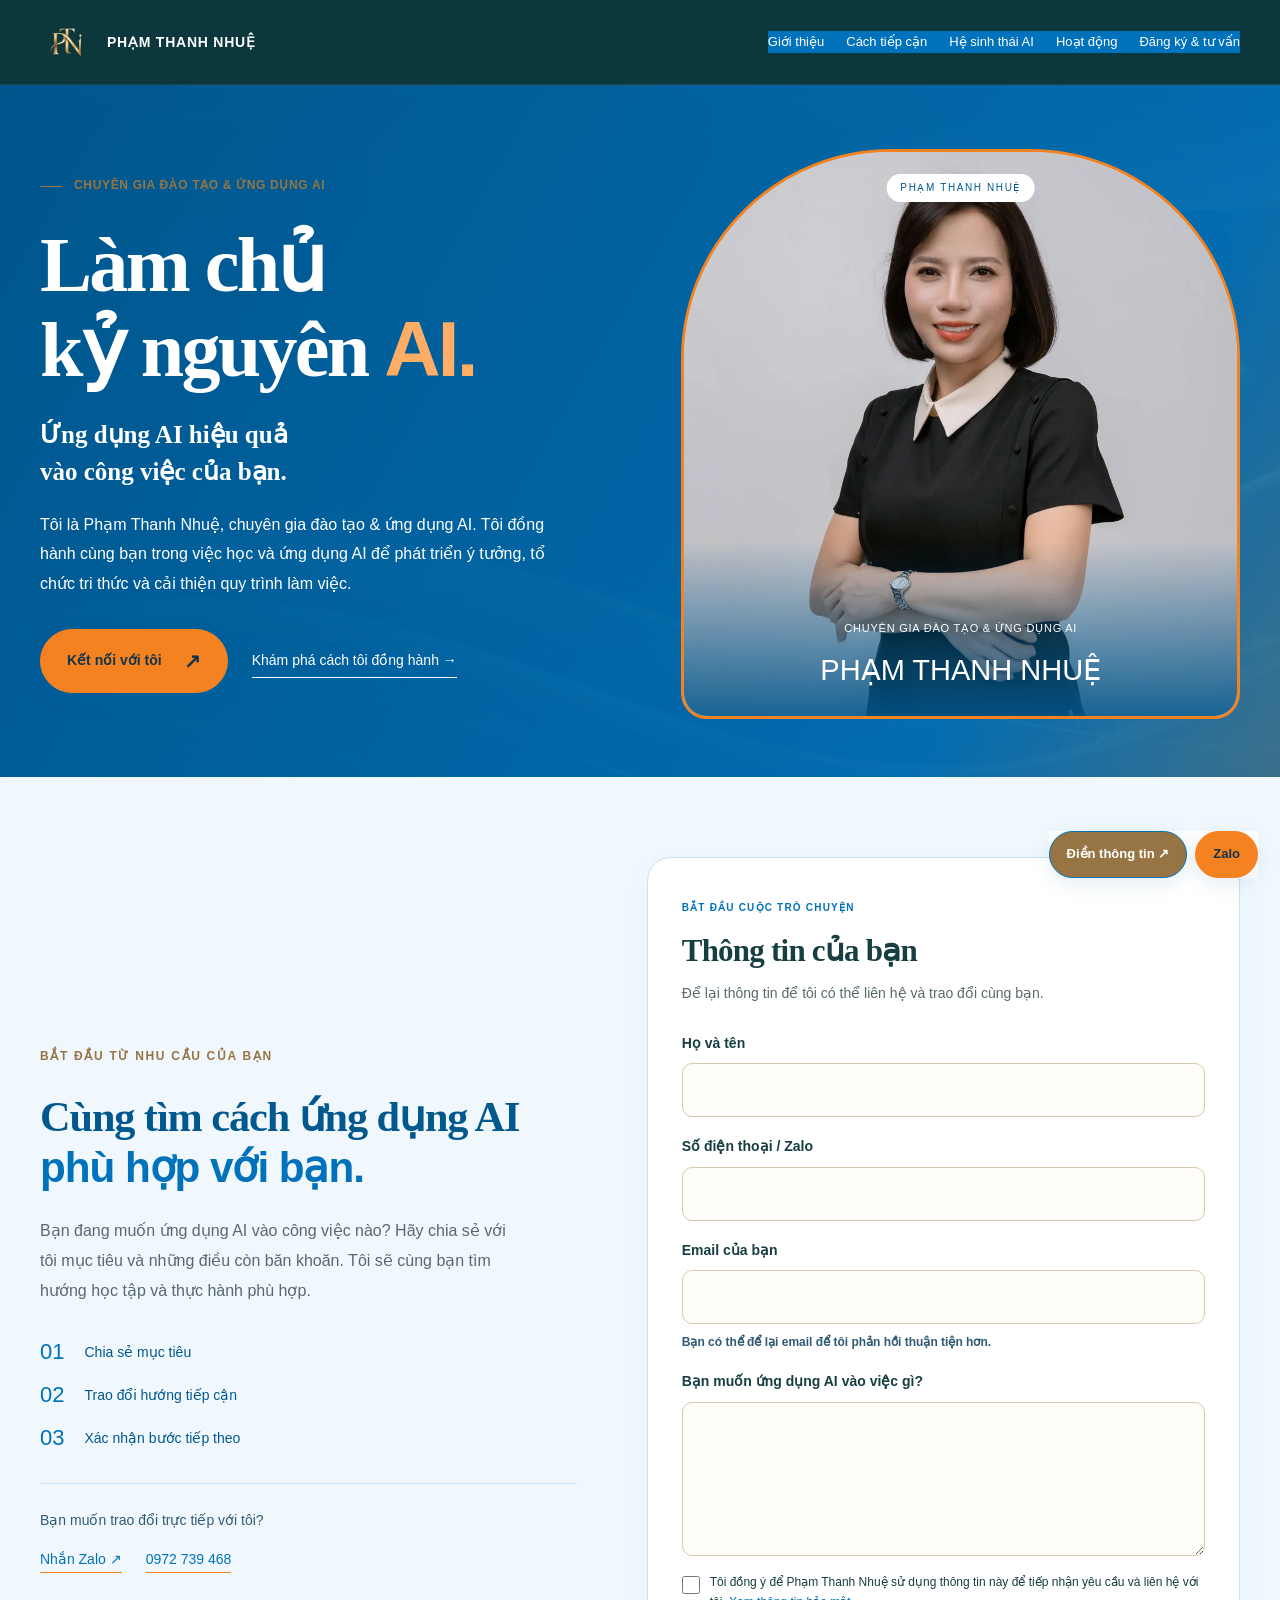
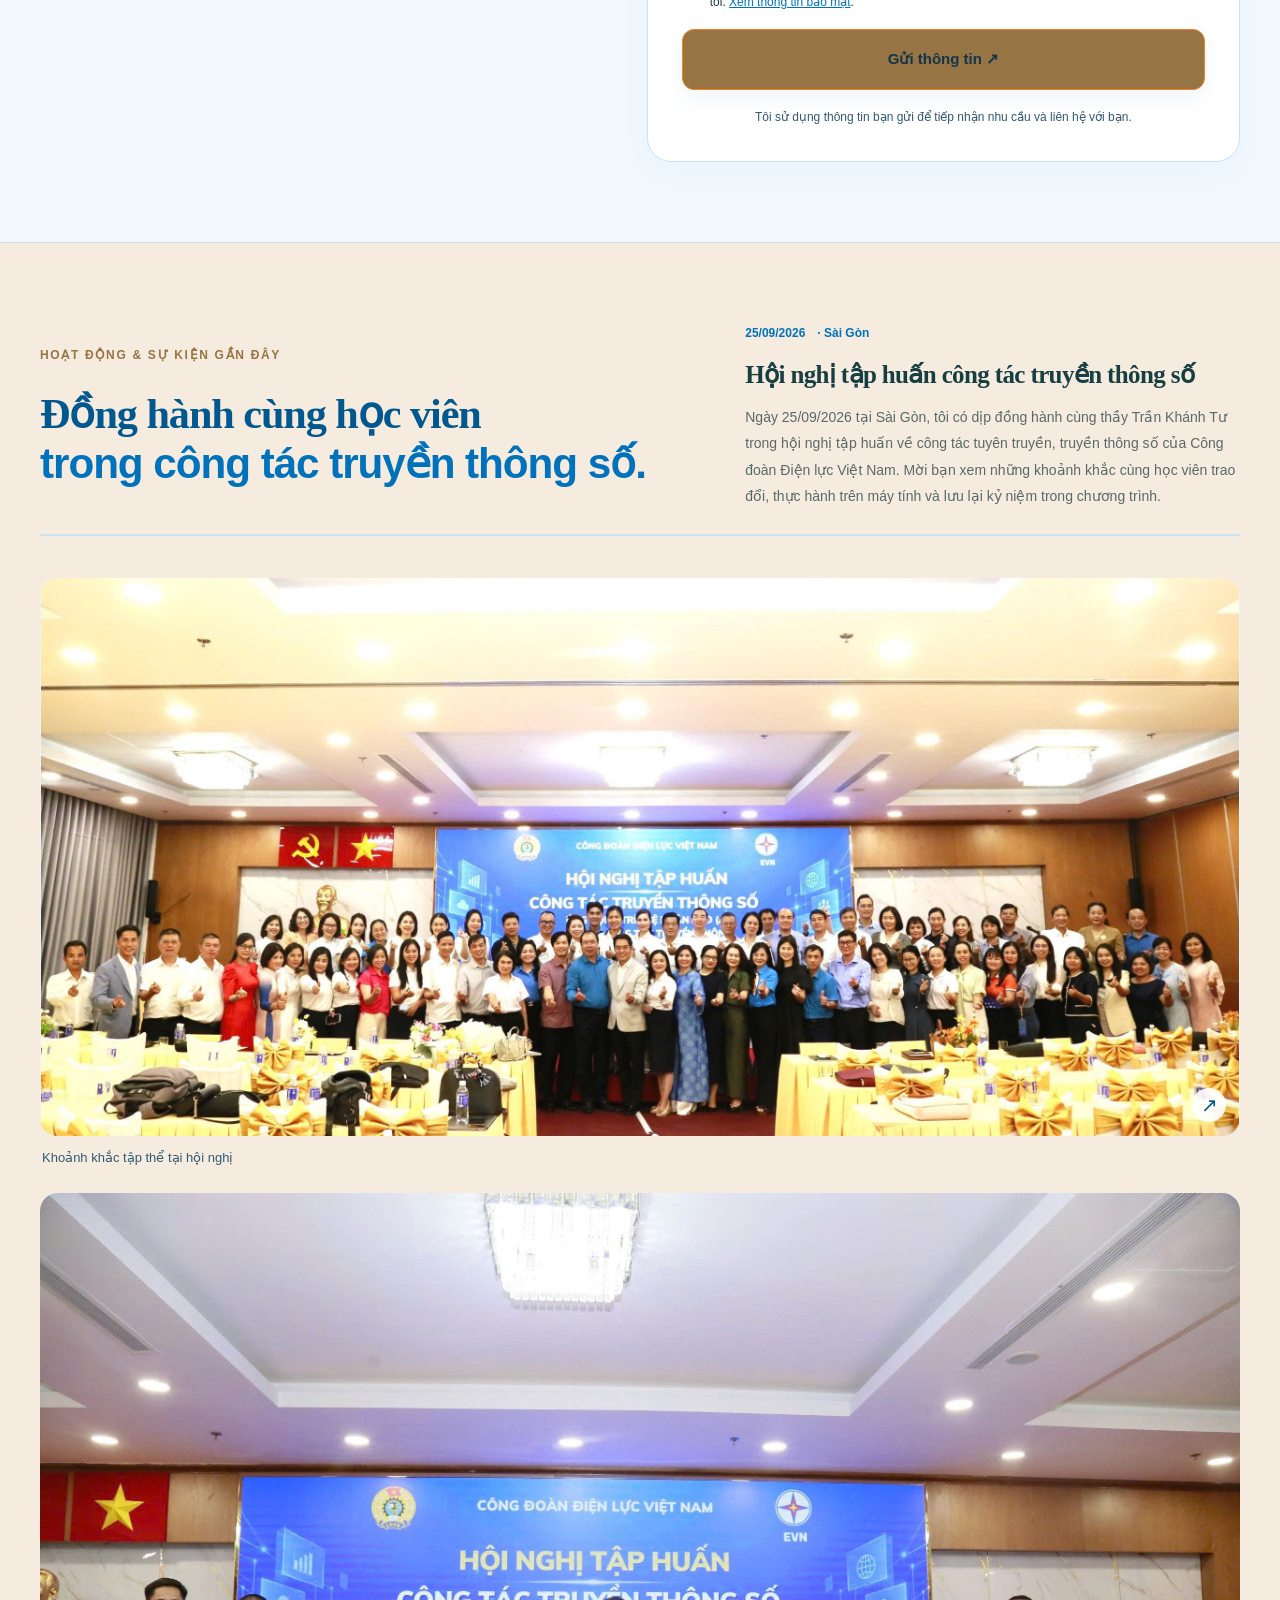
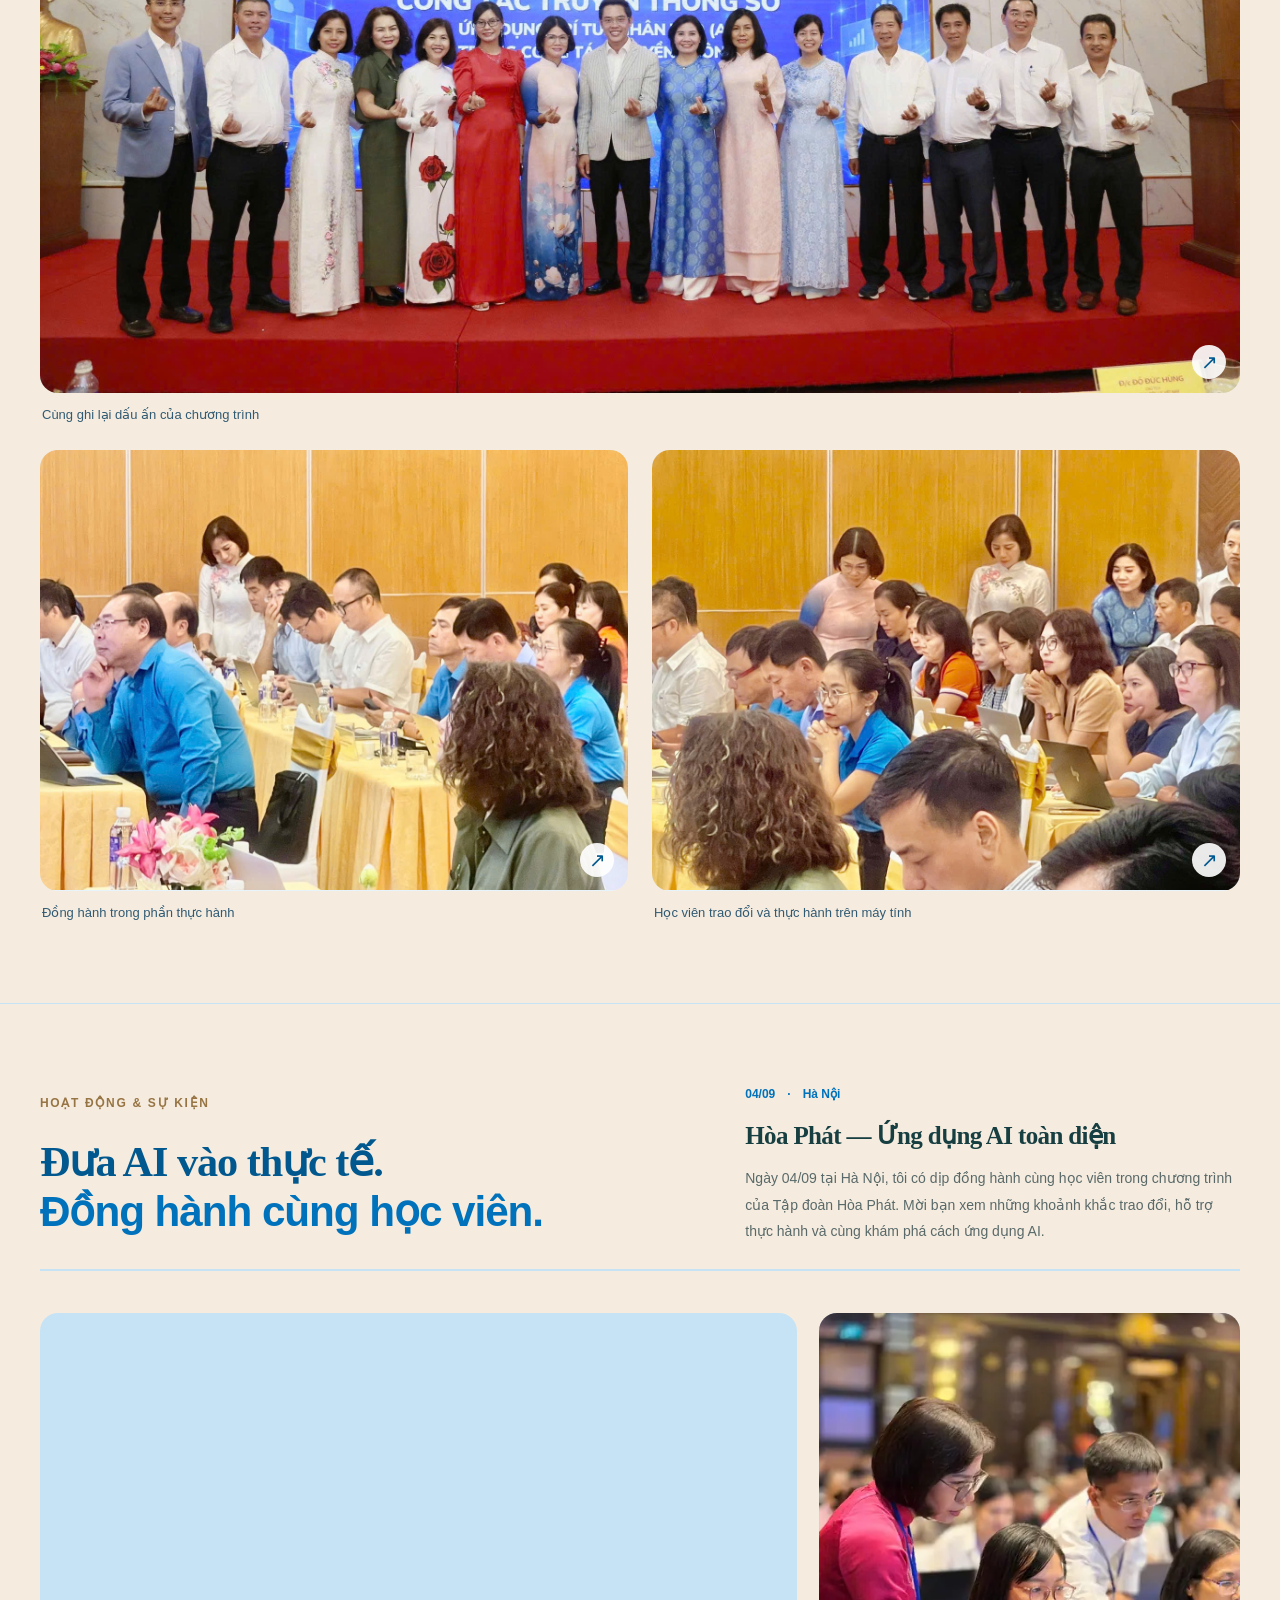
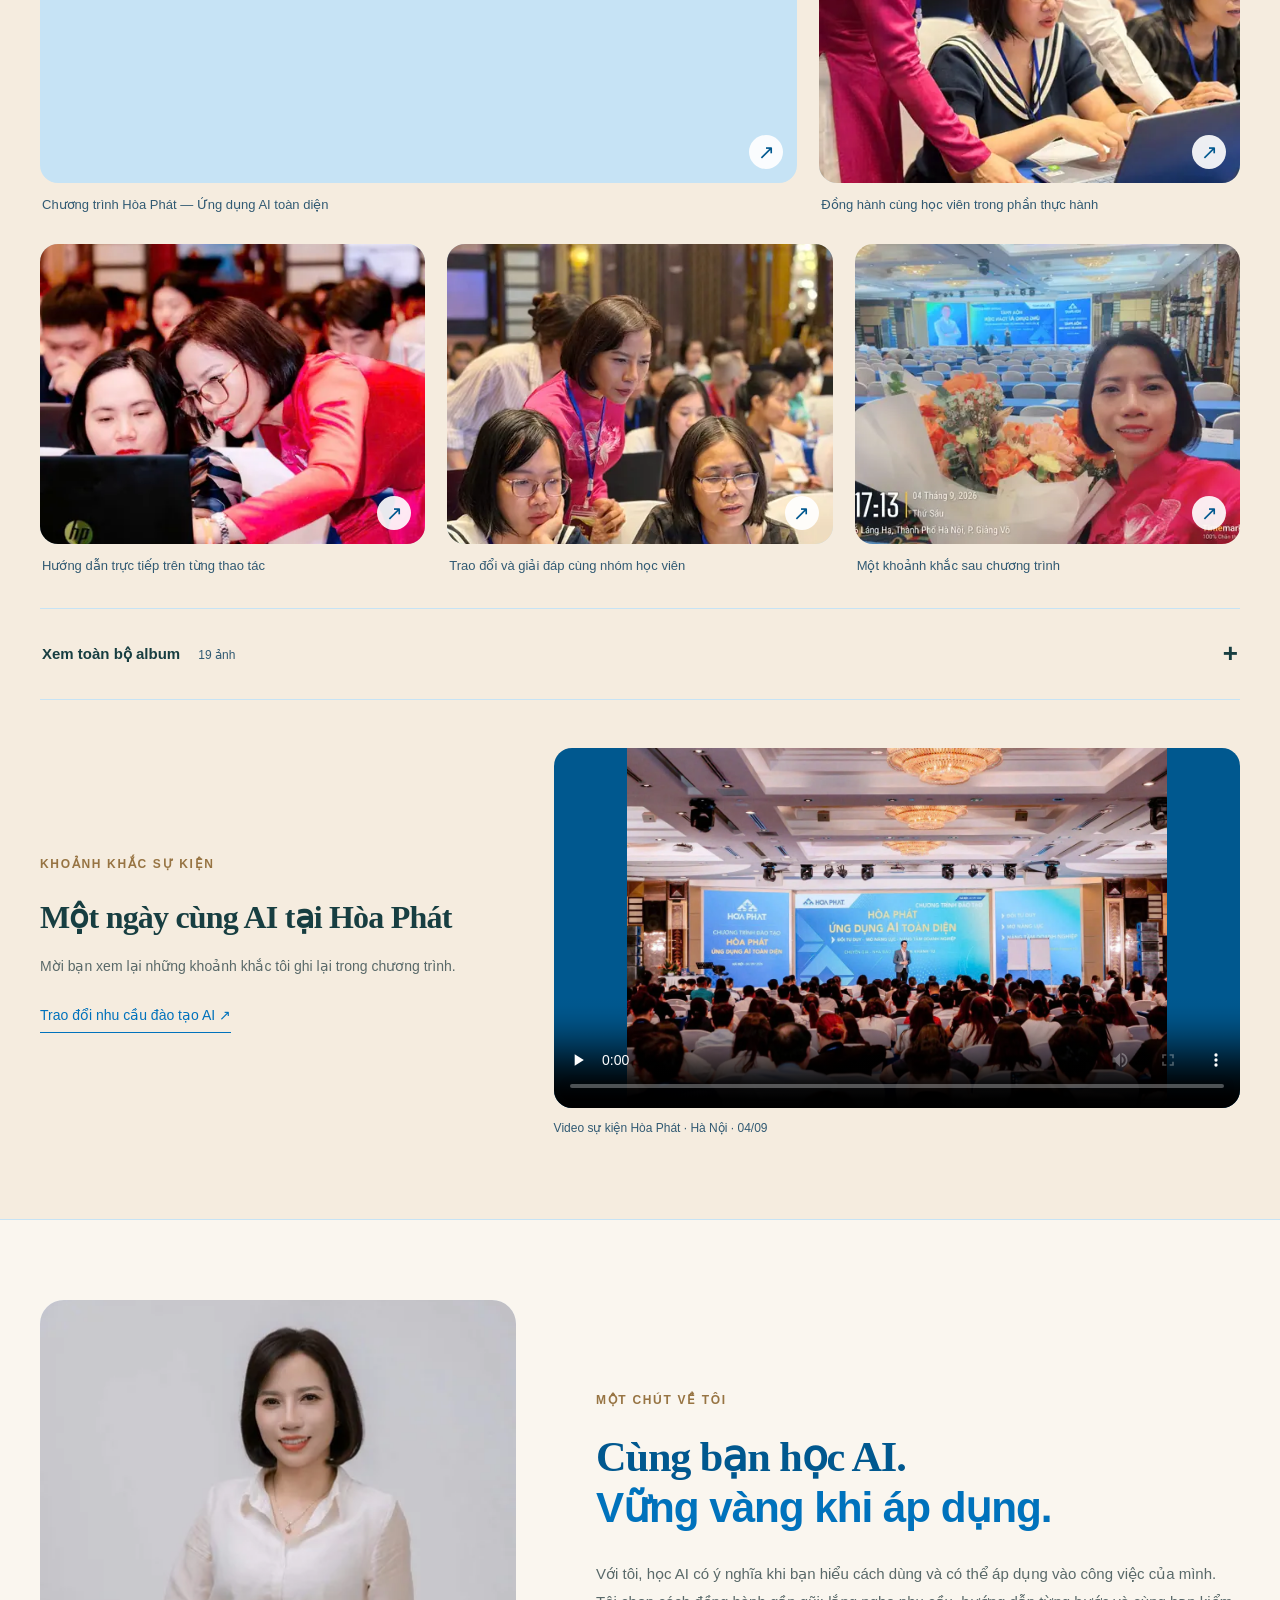
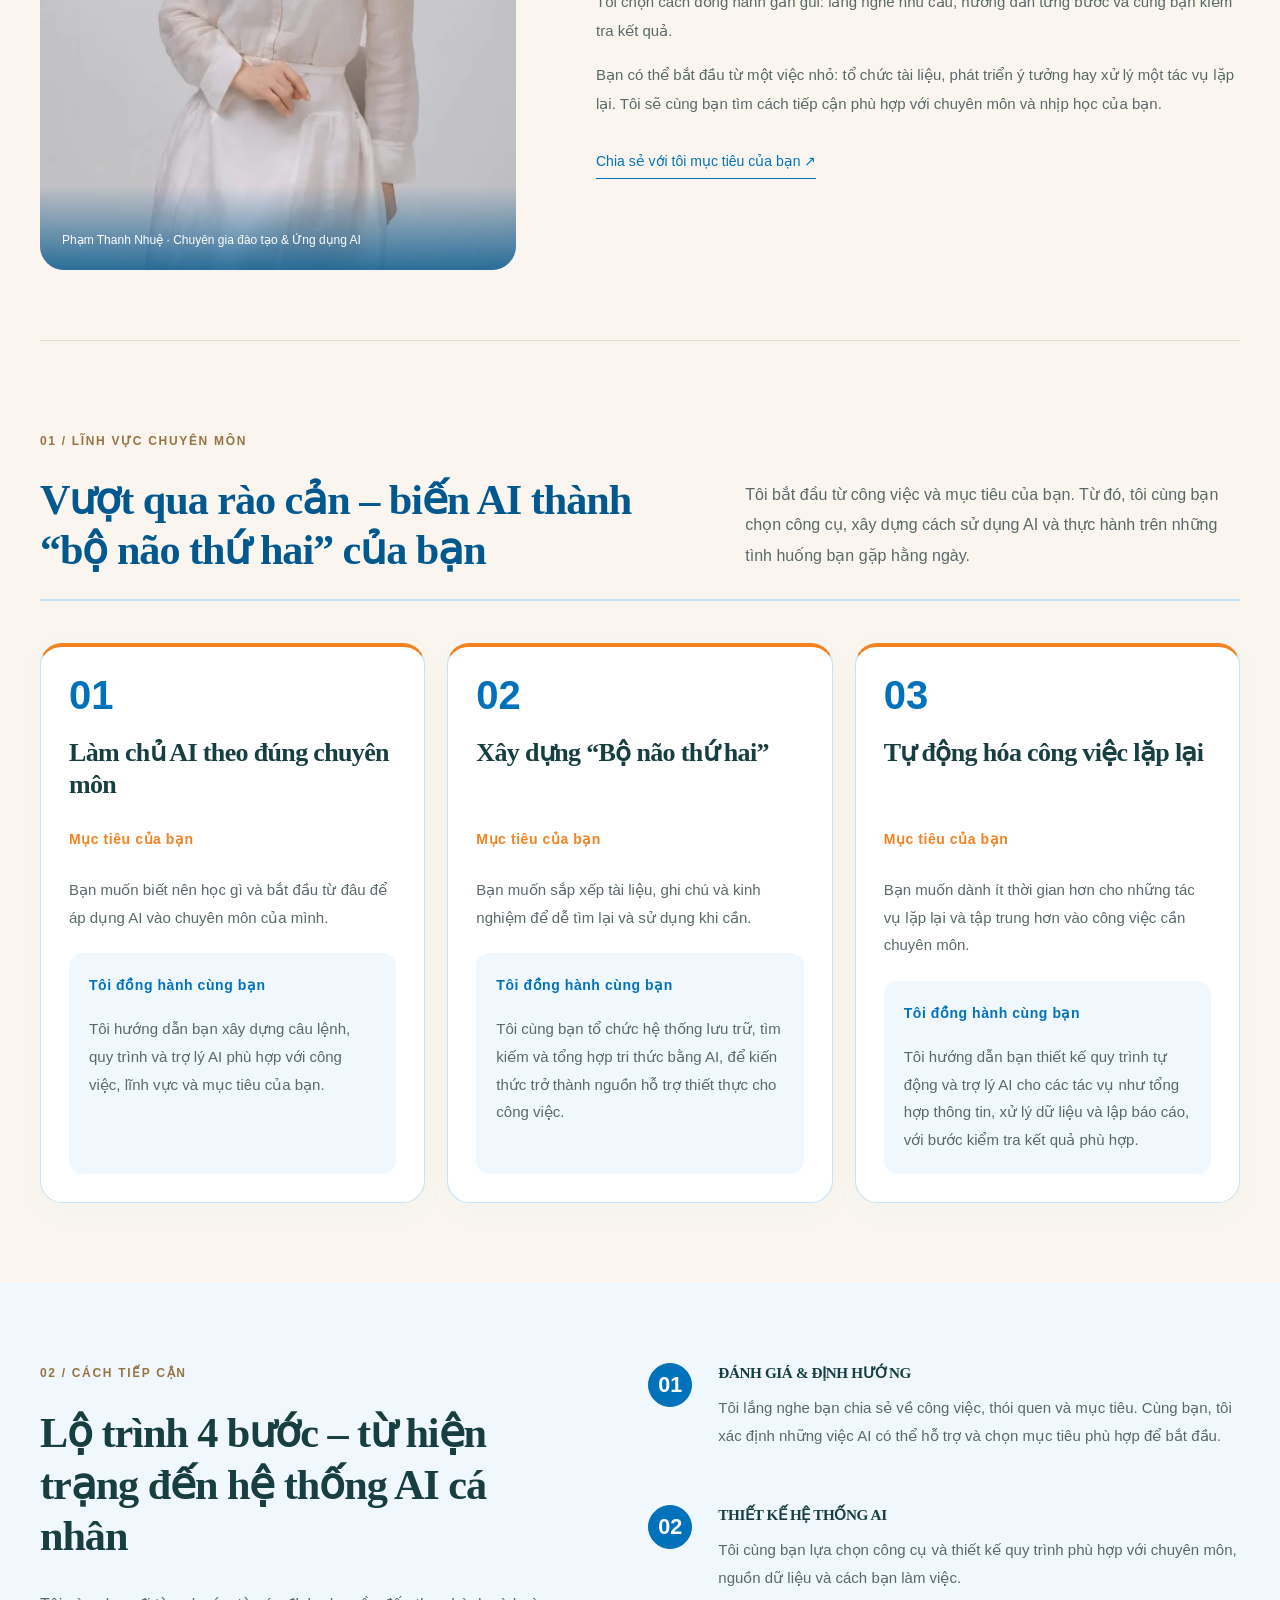
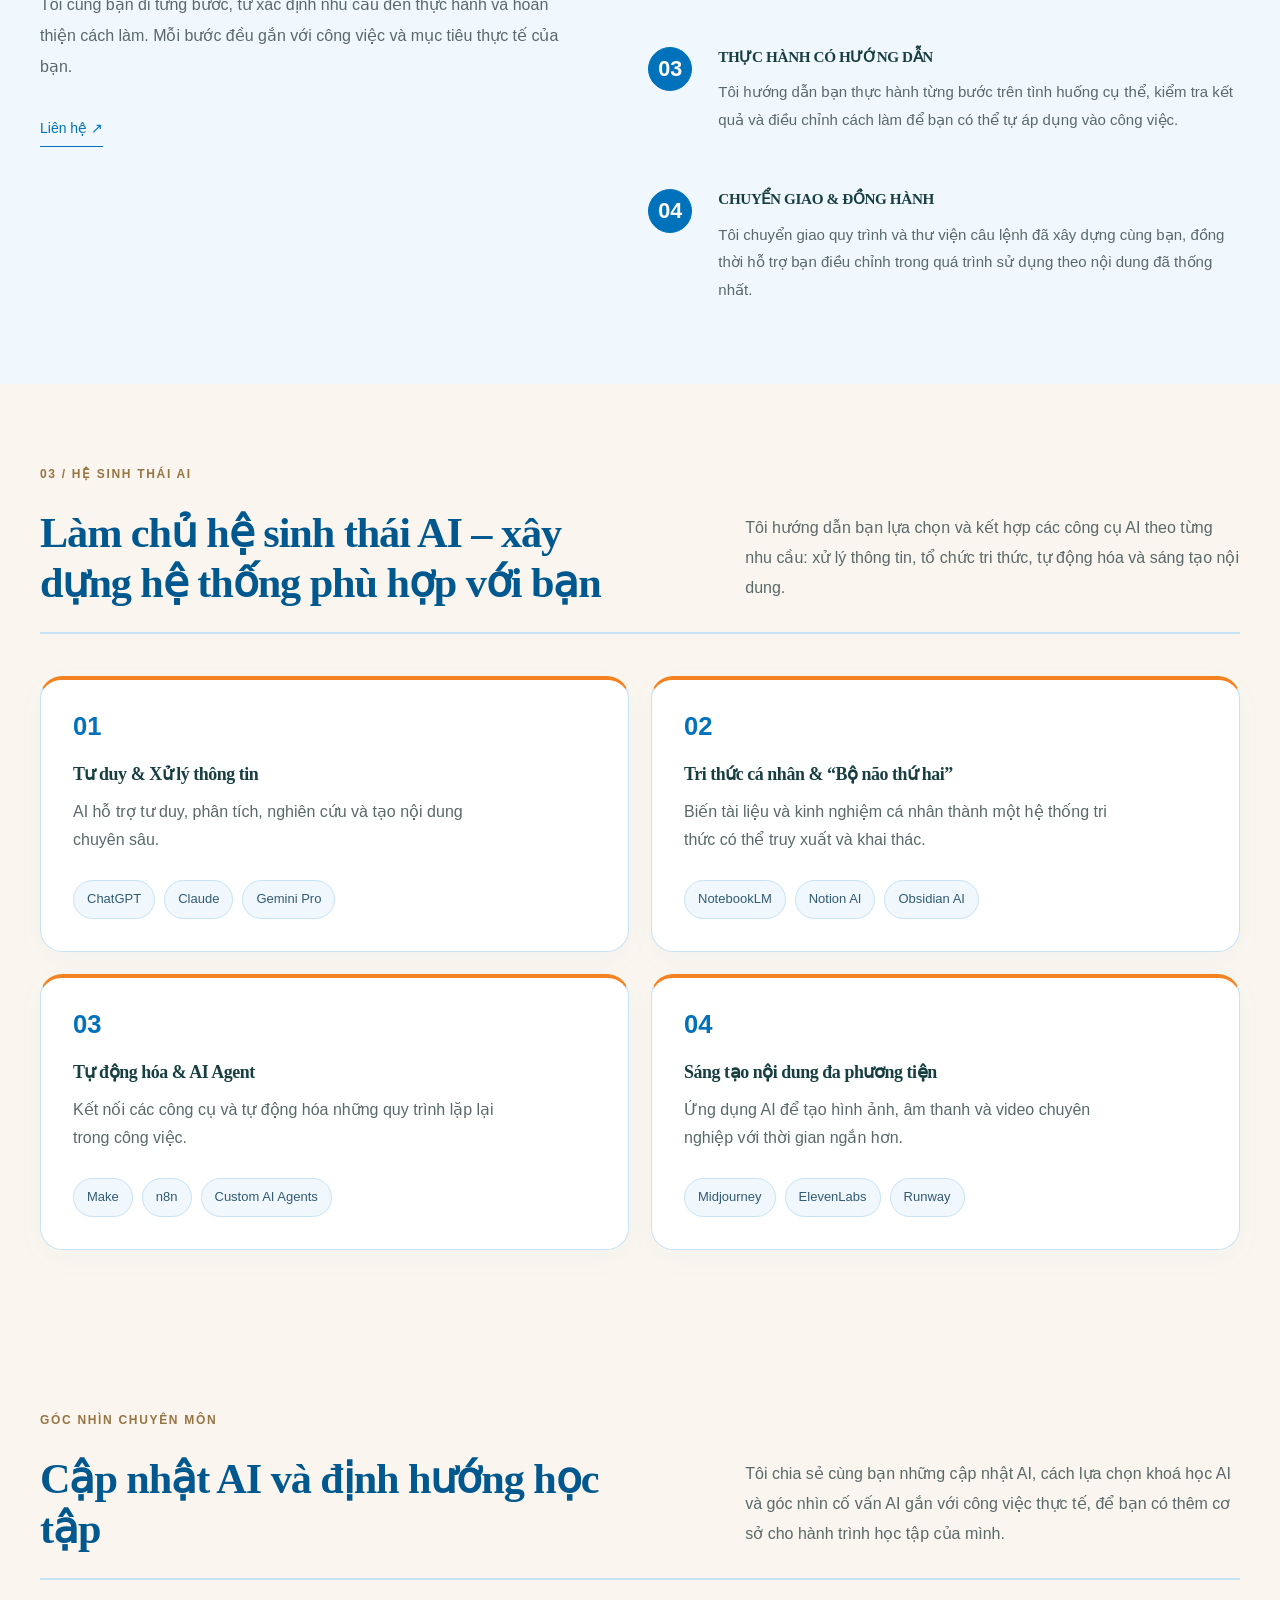
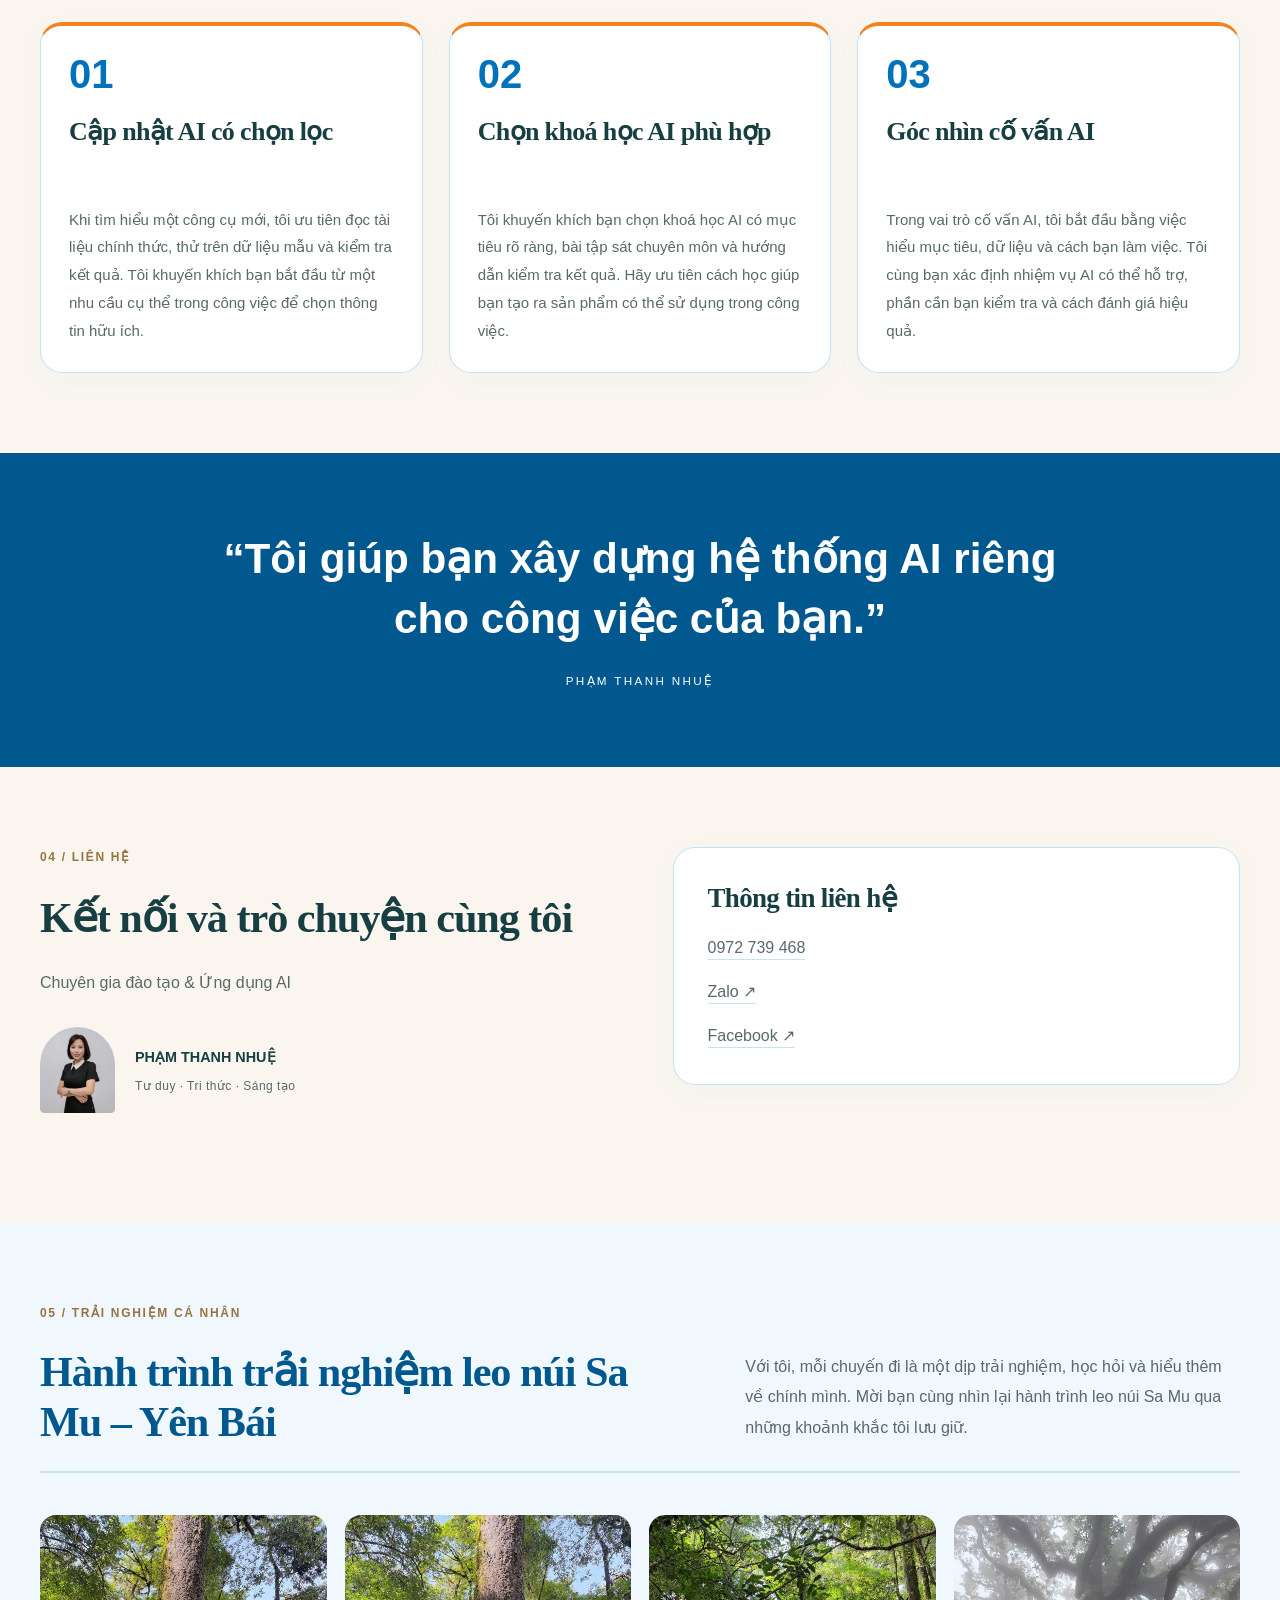
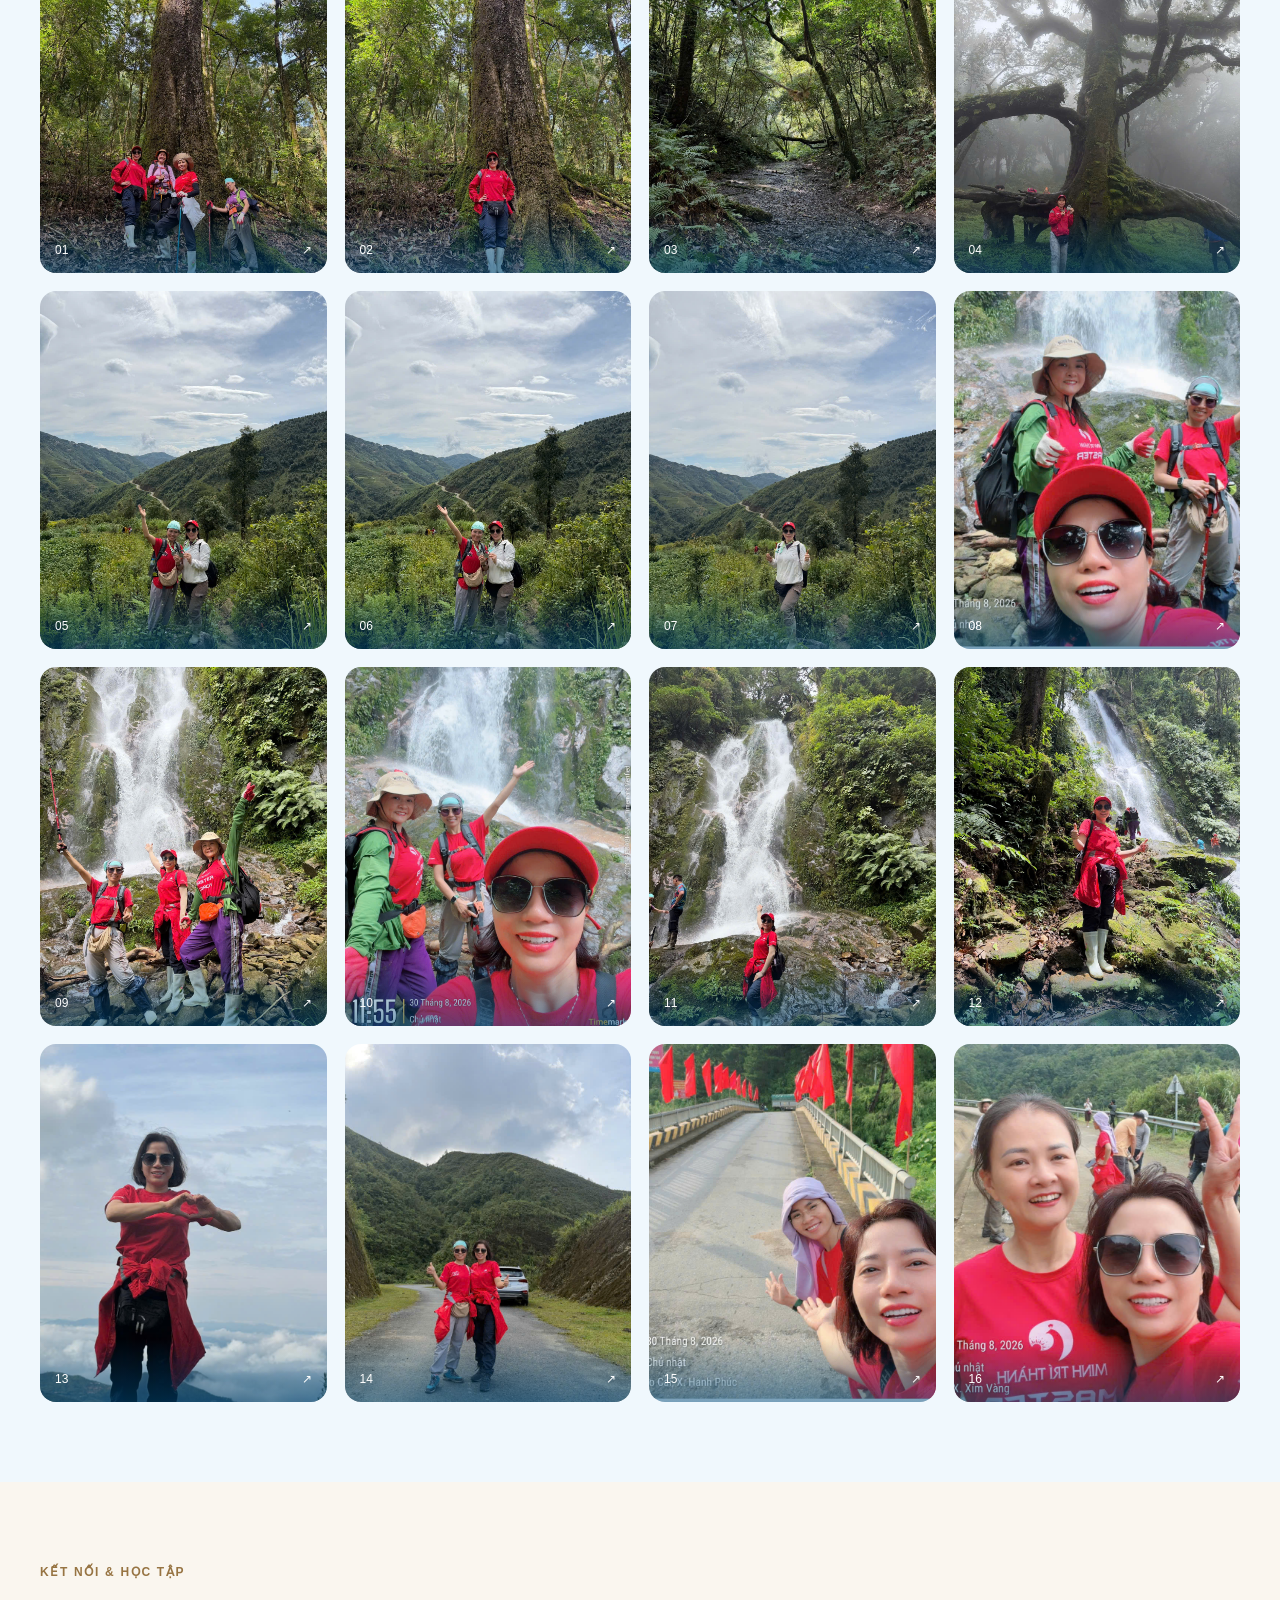
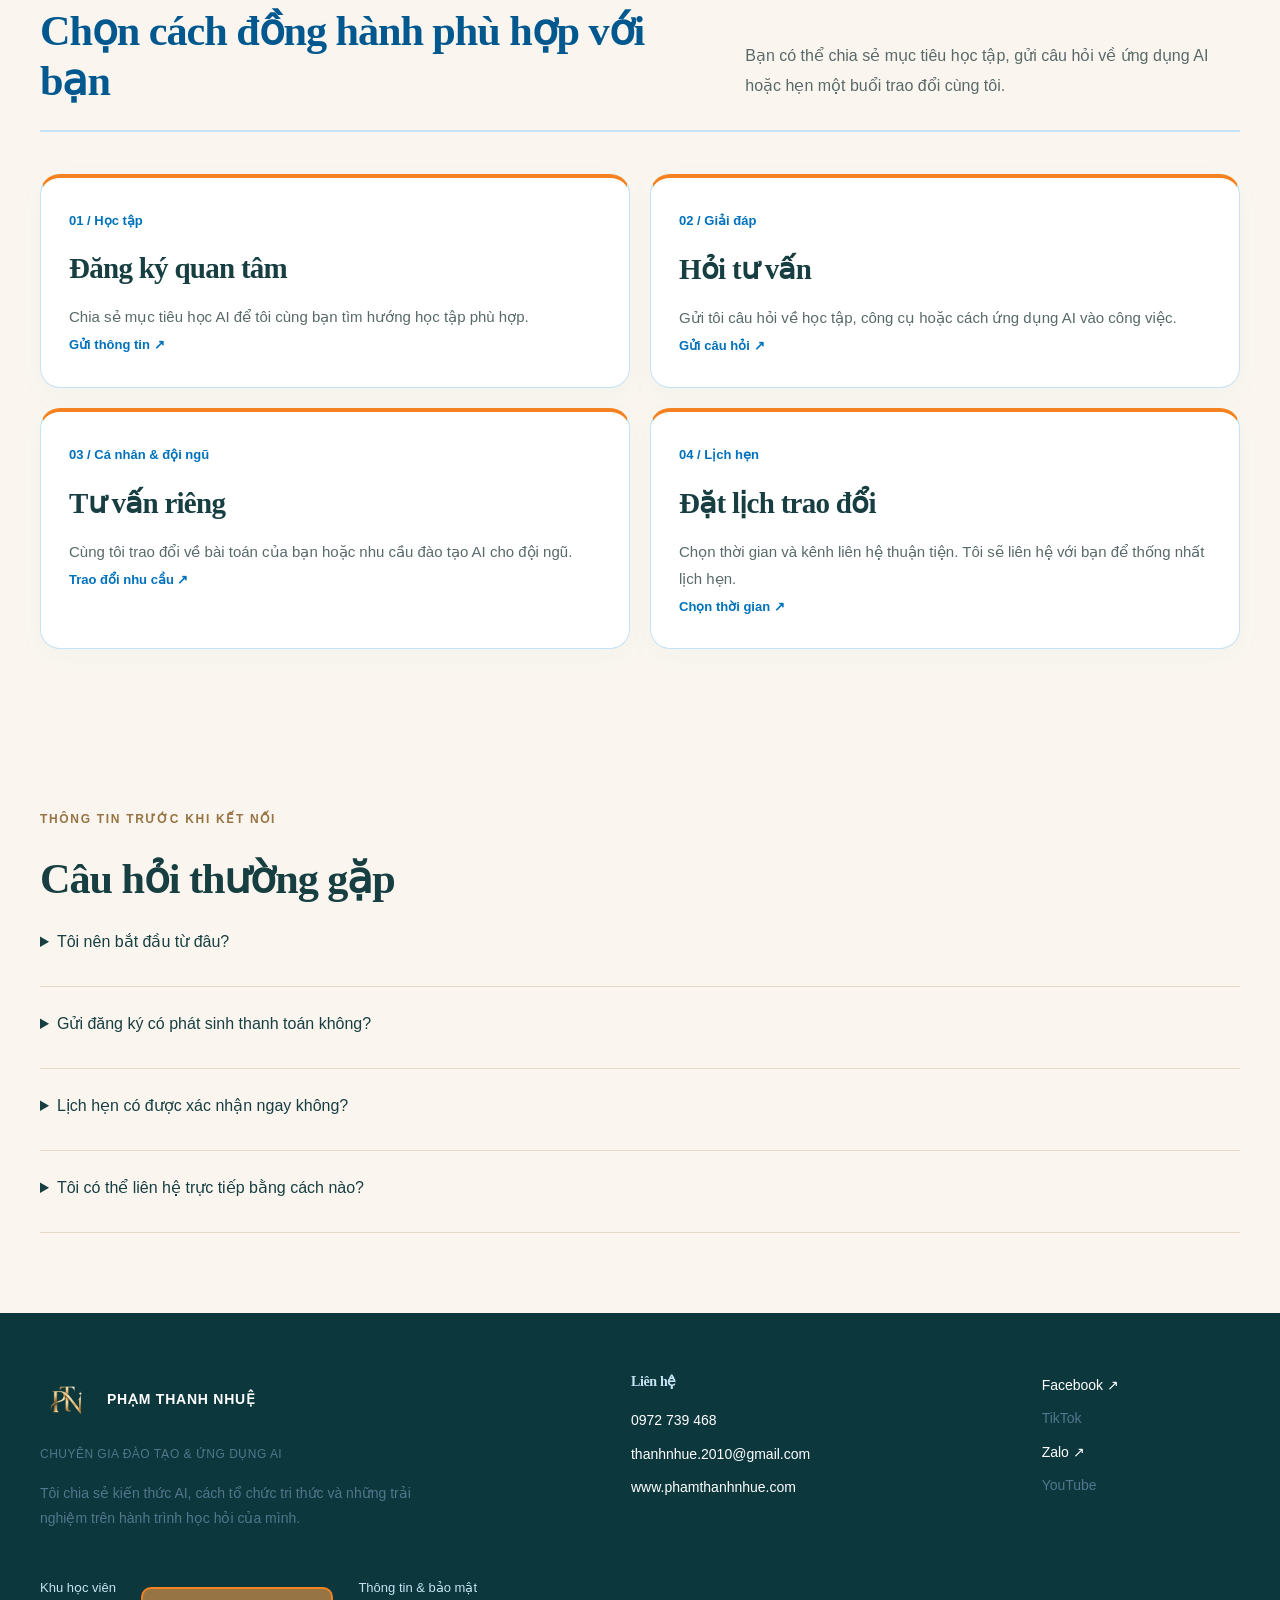
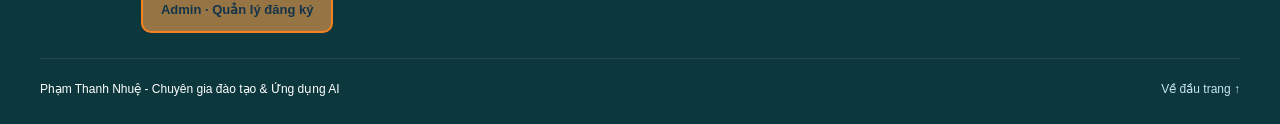
<file: hoat-dong.html>
<!doctype html><html lang="vi"><head><meta charset="utf-8"><meta name="viewport" content="width=device-width,initial-scale=1"><title>Phạm Thanh Nhuệ - Chuyên gia đào tạo &amp; Ứng dụng AI</title><meta name="description" content="Phạm Thanh Nhuệ - Chuyên gia đào tạo &amp; Ứng dụng AI. Chia sẻ cập nhật AI, định hướng chọn khoá học AI và góc nhìn cố vấn AI gắn với công việc thực tế."><link rel="stylesheet" href="style.css"><link rel="icon" type="image/png" sizes="1200x1200" href="/favicon-logo-v1.png"><link rel="apple-touch-icon" href="/favicon-logo-v1.png"><link rel="canonical" href="https://phamthanhnhue.vn/hoat-dong.html">
















<meta name="robots" content="index, follow, max-image-preview:large">
<script type="application/ld+json">{"@context": "https://schema.org", "@graph": [{"@type": "Person", "@id": "https://phamthanhnhue.vn/#person", "name": "Phạm Thanh Nhuệ", "url": "https://phamthanhnhue.vn/", "image": "https://phamthanhnhue.vn/pham-thanh-nhue-chuyen-gia-ai-black-960.webp", "jobTitle": "Chuyên gia đào tạo & Ứng dụng AI", "sameAs": ["https://www.facebook.com/profile.php?id=100074122509026"], "knowsAbout": ["Trí tuệ nhân tạo", "Quản trị tri thức cá nhân", "Tự động hóa quy trình"]}, {"@type": "WebSite", "@id": "https://phamthanhnhue.vn/#website", "name": "Phạm Thanh Nhuệ", "url": "https://phamthanhnhue.vn/", "inLanguage": "vi-VN", "publisher": {"@id": "https://phamthanhnhue.vn/#person"}}, {"@type": "ProfilePage", "@id": "https://phamthanhnhue.vn/#webpage", "url": "https://phamthanhnhue.vn/", "name": "Phạm Thanh Nhuệ - Chuyên gia đào tạo & Ứng dụng AI", "description": "Phạm Thanh Nhuệ - Chuyên gia đào tạo & Ứng dụng AI. Chia sẻ cập nhật AI, định hướng chọn khoá học AI và góc nhìn cố vấn AI gắn với công việc thực tế.", "inLanguage": "vi-VN", "isPartOf": {"@id": "https://phamthanhnhue.vn/#website"}, "mainEntity": {"@id": "https://phamthanhnhue.vn/#person"}, "primaryImageOfPage": {"@type": "ImageObject", "url": "https://phamthanhnhue.vn/social-pham-thanh-nhue-portrait-v3.jpg", "width": 1200, "height": 630}}]}</script>
<link rel="stylesheet" href="features.css"><link rel="stylesheet" href="refresh.css"><link rel="stylesheet" href="events.css?v=hoa-phat-1"><script type="application/ld+json">{"@context": "https://schema.org", "@type": "ImageGallery", "@id": "https://phamthanhnhue.vn/#hoat-dong", "name": "Phạm Thanh Nhuệ tại sự kiện Hòa Phát — Ứng dụng AI toàn diện", "description": "Album hoạt động của Phạm Thanh Nhuệ, chuyên gia AI, tại chương trình của Tập đoàn Hòa Phát ngày 04/09 ở Hà Nội.", "url": "https://phamthanhnhue.vn/#hoat-dong", "inLanguage": "vi-VN", "isPartOf": {"@id": "https://phamthanhnhue.vn/#webpage"}, "associatedMedia": [{"@type": "ImageObject", "contentUrl": "https://phamthanhnhue.vn/pham-thanh-nhue-chuyen-gia-ai-hoa-phat-san-khau.webp", "caption": "Chương trình Hòa Phát — Ứng dụng AI toàn diện", "description": "Sân khấu chương trình Hòa Phát ứng dụng AI toàn diện tại Hà Nội, trong album hoạt động của Phạm Thanh Nhuệ, chuyên gia AI", "width": 1280, "height": 854}, {"@type": "ImageObject", "contentUrl": "https://phamthanhnhue.vn/pham-thanh-nhue-chuyen-gia-ai-hoa-phat-ho-tro-thuc-hanh.webp", "caption": "Đồng hành cùng học viên trong phần thực hành", "description": "Phạm Thanh Nhuệ, chuyên gia AI, hỗ trợ nhóm học viên thực hành trên máy tính tại sự kiện Hòa Phát", "width": 960, "height": 1280}, {"@type": "ImageObject", "contentUrl": "https://phamthanhnhue.vn/pham-thanh-nhue-chuyen-gia-ai-hoa-phat-huong-dan-hoc-vien.webp", "caption": "Hướng dẫn trực tiếp trên từng thao tác", "description": "Phạm Thanh Nhuệ, chuyên gia AI, hướng dẫn học viên thao tác trên laptop tại chương trình Hòa Phát ngày 04/09", "width": 854, "height": 1280}, {"@type": "ImageObject", "contentUrl": "https://phamthanhnhue.vn/pham-thanh-nhue-chuyen-gia-ai-hoa-phat-trao-doi-nhom.webp", "caption": "Trao đổi và giải đáp cùng nhóm học viên", "description": "Phạm Thanh Nhuệ, chuyên gia AI, trao đổi cùng nhóm học viên trước màn hình laptop tại Hòa Phát, Hà Nội", "width": 960, "height": 1280}, {"@type": "ImageObject", "contentUrl": "https://phamthanhnhue.vn/pham-thanh-nhue-chuyen-gia-ai-hoa-phat-khoanh-khac-cuoi-ngay.webp", "caption": "Một khoảnh khắc sau chương trình", "description": "Phạm Thanh Nhuệ, chuyên gia AI, cầm bó hoa tại hội trường chương trình Hòa Phát ở Hà Nội", "width": 1280, "height": 960}, {"@type": "ImageObject", "contentUrl": "https://phamthanhnhue.vn/pham-thanh-nhue-chuyen-gia-ai-hoa-phat-toan-canh-hoi-truong.webp", "caption": "Toàn cảnh hội trường và người tham dự", "description": "Toàn cảnh hội trường Hòa Phát tại Hà Nội trong album của Phạm Thanh Nhuệ, chuyên gia AI", "width": 1280, "height": 854}, {"@type": "ImageObject", "contentUrl": "https://phamthanhnhue.vn/pham-thanh-nhue-chuyen-gia-ai-hoa-phat-giao-luu-hoi-truong.webp", "caption": "Không khí giao lưu trong hội trường", "description": "Diễn giả giao lưu với người tham dự Hòa Phát, ảnh hoạt động của Phạm Thanh Nhuệ, chuyên gia AI", "width": 1280, "height": 854}, {"@type": "ImageObject", "contentUrl": "https://phamthanhnhue.vn/pham-thanh-nhue-chuyen-gia-ai-hoa-phat-khong-gian-dao-tao.webp", "caption": "Không gian đào tạo ứng dụng AI", "description": "Không gian đào tạo AI Hòa Phát nhìn từ bên hội trường, album của Phạm Thanh Nhuệ, chuyên gia AI", "width": 1280, "height": 854}, {"@type": "ImageObject", "contentUrl": "https://phamthanhnhue.vn/pham-thanh-nhue-chuyen-gia-ai-hoa-phat-nguoi-tham-du.webp", "caption": "Cùng theo dõi nội dung đào tạo AI", "description": "Người tham dự theo dõi chương trình AI Hòa Phát, ảnh sự kiện của Phạm Thanh Nhuệ, chuyên gia AI", "width": 1280, "height": 854}, {"@type": "ImageObject", "contentUrl": "https://phamthanhnhue.vn/pham-thanh-nhue-chuyen-gia-ai-hoa-phat-tuong-tac-san-khau.webp", "caption": "Tương tác giữa diễn giả và hội trường", "description": "Góc nhìn từ sân khấu tại sự kiện Hòa Phát, bộ ảnh hoạt động của Phạm Thanh Nhuệ, chuyên gia AI", "width": 1280, "height": 806}, {"@type": "ImageObject", "contentUrl": "https://phamthanhnhue.vn/pham-thanh-nhue-chuyen-gia-ai-hoa-phat-dong-hanh-hoc-vien.webp", "caption": "Cùng học viên xử lý bài thực hành", "description": "Phạm Thanh Nhuệ, chuyên gia AI, đồng hành cùng học viên thực hành với laptop tại sự kiện Hòa Phát", "width": 960, "height": 1280}, {"@type": "ImageObject", "contentUrl": "https://phamthanhnhue.vn/pham-thanh-nhue-chuyen-gia-ai-hoa-phat-giai-dap-thuc-hanh.webp", "caption": "Theo sát quá trình thực hành của học viên", "description": "Phạm Thanh Nhuệ, chuyên gia AI, theo dõi nhóm học viên trong phần thực hành tại Hòa Phát, Hà Nội", "width": 960, "height": 1280}, {"@type": "ImageObject", "contentUrl": "https://phamthanhnhue.vn/pham-thanh-nhue-chuyen-gia-ai-hoa-phat-thuc-hanh-theo-nhom.webp", "caption": "Hỗ trợ học tập theo nhóm", "description": "Phạm Thanh Nhuệ, chuyên gia AI, hỗ trợ học viên học tập theo nhóm trong chương trình Hòa Phát ngày 04/09", "width": 960, "height": 1280}, {"@type": "ImageObject", "contentUrl": "https://phamthanhnhue.vn/pham-thanh-nhue-chuyen-gia-ai-hoa-phat-huong-dan-tren-laptop.webp", "caption": "Thực hành trực tiếp trên laptop", "description": "Phạm Thanh Nhuệ, chuyên gia AI, chỉ dẫn trực tiếp trên màn hình laptop cùng học viên Hòa Phát", "width": 854, "height": 1280}, {"@type": "ImageObject", "contentUrl": "https://phamthanhnhue.vn/pham-thanh-nhue-chuyen-gia-ai-hoa-phat-huong-dan-tren-laptop-02.webp", "caption": "Khoảnh khắc hướng dẫn học viên", "description": "Phạm Thanh Nhuệ, chuyên gia AI, cùng học viên thao tác trên laptop tại hội trường Hòa Phát", "width": 854, "height": 1280}, {"@type": "ImageObject", "contentUrl": "https://phamthanhnhue.vn/pham-thanh-nhue-chuyen-gia-ai-hoa-phat-ket-noi-tai-su-kien.webp", "caption": "Kết nối và lưu lại những kỷ niệm", "description": "Phạm Thanh Nhuệ, chuyên gia AI, chụp ảnh kỷ niệm cùng người tham dự tại sự kiện Hòa Phát ở Hà Nội", "width": 1280, "height": 960}, {"@type": "ImageObject", "contentUrl": "https://phamthanhnhue.vn/pham-thanh-nhue-chuyen-gia-ai-hoa-phat-chan-dung-tai-hoi-truong.webp", "caption": "Khoảnh khắc tại hội trường", "description": "Phạm Thanh Nhuệ, chuyên gia AI, trong tà áo dài hồng tại hội trường chương trình Hòa Phát ngày 04/09", "width": 960, "height": 1280}, {"@type": "ImageObject", "contentUrl": "https://phamthanhnhue.vn/pham-thanh-nhue-chuyen-gia-ai-hoa-phat-ky-niem-ha-noi.webp", "caption": "Dấu ấn một ngày học tập tại Hà Nội", "description": "Phạm Thanh Nhuệ, chuyên gia AI, ghi lại không khí chương trình Hòa Phát tại Hà Nội", "width": 960, "height": 1280}, {"@type": "ImageObject", "contentUrl": "https://phamthanhnhue.vn/pham-thanh-nhue-chuyen-gia-ai-hoa-phat-thuong-hieu-ai-toan-dien.webp", "caption": "Phạm Thanh Nhuệ — Ứng dụng AI toàn diện", "description": "Ảnh thương hiệu Phạm Thanh Nhuệ, chuyên gia AI, với thông điệp Ứng dụng AI toàn diện", "width": 1254, "height": 1254}]}</script><link rel="stylesheet" href="brand-portraits.css?v=portrait-1"><link rel="stylesheet" href="brand-orange-blue.css?v=20261014-3"><meta property="og:type" content="website"><meta property="og:site_name" content="Phạm Thanh Nhuệ"><meta property="og:title" content="Phạm Thanh Nhuệ - Chuyên gia đào tạo &amp; Ứng dụng AI"><meta property="og:description" content="Khai mở trí tuệ – Nuôi dưỡng sức khỏe – Làm giàu trải nghiệm."><meta property="og:url" content="https://phamthanhnhue.vn/hoat-dong.html"><meta property="og:image" content="https://phamthanhnhue.vn/pham-thanh-nhue-share-v2.jpg"><meta property="og:image:secure_url" content="https://phamthanhnhue.vn/pham-thanh-nhue-share-v2.jpg"><meta property="og:image:type" content="image/jpeg"><meta property="og:image:width" content="1200"><meta property="og:image:height" content="800"><meta property="og:image:alt" content="Phạm Thanh Nhuệ mặc vest trong ô tô"><meta name="twitter:card" content="summary_large_image"><meta name="twitter:title" content="Phạm Thanh Nhuệ - Chuyên gia đào tạo &amp; Ứng dụng AI"><meta name="twitter:description" content="Khai mở trí tuệ – Nuôi dưỡng sức khỏe – Làm giàu trải nghiệm."><meta name="twitter:image" content="https://phamthanhnhue.vn/pham-thanh-nhue-share-v2.jpg"></head><body><a class="skip" href="#main">Đến nội dung chính</a><header><div class="nav wrap"><a href="#" class="brand" aria-label="Phạm Thanh Nhuệ — Trang chủ"><img src="logo-chi-pham-nhue-20260904110819-0026k.png" alt="Logo Phạm Thanh Nhuệ"><span>PHẠM THANH NHUỆ</span></a><nav id="navigation" aria-label="Điều hướng chính"><a href="#gioi-thieu">Giới thiệu</a><a href="#lo-trinh">Cách tiếp cận</a><a href="#he-sinh-thai">Hệ sinh thái AI</a><a href="#hoat-dong">Hoạt động</a><a href="#dang-ky-tu-van">Đăng ký &amp; tư vấn</a></nav><a class="button small" href="#lien-he">Liên hệ <span aria-hidden="true">↗</span></a><button class="menu-toggle" aria-label="Mở menu" aria-controls="navigation" aria-expanded="false">☰</button></div></header><main id="main"><section class="hero" id="trang-chu" style="--hero-bg:url('nen-20260904105024-3r4-u.png')"><div class="wrap hero-grid"><div class="hero-copy"><p class="eyebrow"><span></span>Chuyên gia đào tạo &amp; Ứng dụng AI</p><h1>Làm chủ<br>kỷ nguyên <em>AI.</em></h1><h2>Ứng dụng AI hiệu quả<br>vào công việc của bạn.</h2><p class="hero-description">Tôi là Phạm Thanh Nhuệ, chuyên gia đào tạo &amp; ứng dụng AI. Tôi đồng hành cùng bạn trong việc học và ứng dụng AI để phát triển ý tưởng, tổ chức tri thức và cải thiện quy trình làm việc.</p><div class="hero-actions"><a class="button" href="#dang-ky-tu-van">Kết nối với tôi <span aria-hidden="true">↗</span></a><a class="text-link" href="#lo-trinh">Khám phá cách tôi đồng hành →</a></div></div><div class="hero-visual"><div class="portrait-frame"><span class="frame-label">PHẠM THANH NHUỆ</span><img class="portrait" src="pham-thanh-nhue-chuyen-gia-ai-black-960.webp" srcset="pham-thanh-nhue-chuyen-gia-ai-black-480.webp 480w, pham-thanh-nhue-chuyen-gia-ai-black-960.webp 960w" sizes="(max-width: 760px) calc(100vw - 40px), 530px" width="960" height="1440" alt="Phạm Thanh Nhuệ, chuyên gia AI, trong trang phục đen" fetchpriority="high" decoding="async"><div class="portrait-caption"><span>CHUYÊN GIA ĐÀO TẠO &amp; ỨNG DỤNG AI</span><strong>PHẠM THANH NHUỆ</strong></div></div></div></div></section><section class="section inquiry-section" id="dang-ky-tu-van"><div class="wrap inquiry-grid"><div class="inquiry-copy"><p class="eyebrow">Bắt đầu từ nhu cầu của bạn</p><h2>Cùng tìm cách ứng dụng AI<br><em>phù hợp với bạn.</em></h2><p>Bạn đang muốn ứng dụng AI vào công việc nào? Hãy chia sẻ với tôi mục tiêu và những điều còn băn khoăn. Tôi sẽ cùng bạn tìm hướng học tập và thực hành phù hợp.</p><div class="inquiry-points"><span>01 <b>Chia sẻ mục tiêu</b></span><span>02 <b>Trao đổi hướng tiếp cận</b></span><span>03 <b>Xác nhận bước tiếp theo</b></span></div><div class="contact-direct"><span>Bạn muốn trao đổi trực tiếp với tôi?</span><a href="https://zalo.me/0972739468" target="_blank" rel="noopener">Nhắn Zalo ↗</a><a href="tel:0972739468">0972 739 468</a></div></div><div class="form-panel"><div class="form-heading"><span class="form-kicker">BẮT ĐẦU CUỘC TRÒ CHUYỆN</span><h3>Thông tin của bạn</h3><p>Để lại thông tin để tôi có thể liên hệ và trao đổi cùng bạn.</p></div><form id="request-form" data-kind="registration"><label>Họ và tên<input name="name" autocomplete="name" required minlength="2" maxlength="100"></label><label>Số điện thoại / Zalo<input name="phone" type="tel" autocomplete="tel" required maxlength="25" inputmode="tel"></label><label>Email của bạn<input name="email" type="email" autocomplete="email" maxlength="200"><small>Bạn có thể để lại email để tôi phản hồi thuận tiện hơn.</small></label><label>Bạn muốn ứng dụng AI vào việc gì?<textarea name="message" required minlength="10" maxlength="4000" rows="5"></textarea></label><label class="bot-trap" aria-hidden="true">Website<input name="website" tabindex="-1" autocomplete="off"></label><label class="consent"><input type="checkbox" name="consent" required><span>Tôi đồng ý để Phạm Thanh Nhuệ sử dụng thông tin này để tiếp nhận yêu cầu và liên hệ với tôi. <a href="chinh-sach.html">Xem thông tin bảo mật</a>.</span></label><button class="button" type="submit" disabled aria-describedby="form-connection-note">Gửi thông tin ↗</button><p id="form-status" role="status" aria-live="polite"></p><p class="form-note" id="form-connection-note">Tôi sử dụng thông tin bạn gửi để tiếp nhận nhu cầu và liên hệ với bạn.</p></form></div></div></section>
<section class="section event-section evn-event" id="su-kien-evn" aria-labelledby="evn-title"><div class="wrap"><div class="section-heading event-heading"><div><p class="eyebrow">Hoạt động &amp; sự kiện gần đây</p><h2 id="evn-title">Đồng hành cùng học viên<br><em>trong công tác truyền thông số.</em></h2></div><div class="event-intro"><p class="event-meta"><time datetime="2026-09-25">25/09/2026</time> · Sài Gòn</p><h3>Hội nghị tập huấn công tác truyền thông số</h3><p>Ngày 25/09/2026 tại Sài Gòn, tôi có dịp đồng hành cùng thầy Trần Khánh Tư trong hội nghị tập huấn về công tác tuyên truyền, truyền thông số của Công đoàn Điện lực Việt Nam. Mời bạn xem những khoảnh khắc cùng học viên trao đổi, thực hành trên máy tính và lưu lại kỷ niệm trong chương trình.</p></div></div><div class="evn-gallery"><figure class="event-card"><a class="event-photo" data-event-photo href="su-kien-evn-tap-the.jpg" aria-label="Xem ảnh: Khoảnh khắc tập thể tại hội nghị"><img src="su-kien-evn-tap-the.jpg" alt="Khoảnh khắc tập thể tại hội nghị — Hội nghị tập huấn công tác truyền thông số, Công đoàn Điện lực Việt Nam" loading="lazy" decoding="async"><span class="event-zoom" aria-hidden="true">↗</span></a><figcaption>Khoảnh khắc tập thể tại hội nghị</figcaption></figure><figure class="event-card"><a class="event-photo" data-event-photo href="su-kien-evn-dong-hanh.jpg" aria-label="Xem ảnh: Cùng ghi lại dấu ấn của chương trình"><img src="su-kien-evn-dong-hanh.jpg" alt="Cùng ghi lại dấu ấn của chương trình — Hội nghị tập huấn công tác truyền thông số, Công đoàn Điện lực Việt Nam" loading="lazy" decoding="async"><span class="event-zoom" aria-hidden="true">↗</span></a><figcaption>Cùng ghi lại dấu ấn của chương trình</figcaption></figure><figure class="event-card"><a class="event-photo" data-event-photo href="su-kien-evn-ho-tro-thuc-hanh.jpg" aria-label="Xem ảnh: Đồng hành trong phần thực hành"><img src="su-kien-evn-ho-tro-thuc-hanh.jpg" alt="Đồng hành trong phần thực hành — Hội nghị tập huấn công tác truyền thông số, Công đoàn Điện lực Việt Nam" loading="lazy" decoding="async"><span class="event-zoom" aria-hidden="true">↗</span></a><figcaption>Đồng hành trong phần thực hành</figcaption></figure><figure class="event-card"><a class="event-photo" data-event-photo href="su-kien-evn-hoc-vien.jpg" aria-label="Xem ảnh: Học viên trao đổi và thực hành trên máy tính"><img src="su-kien-evn-hoc-vien.jpg" alt="Học viên trao đổi và thực hành trên máy tính — Hội nghị tập huấn công tác truyền thông số, Công đoàn Điện lực Việt Nam" loading="lazy" decoding="async"><span class="event-zoom" aria-hidden="true">↗</span></a><figcaption>Học viên trao đổi và thực hành trên máy tính</figcaption></figure></div></div></section>
<section class="section event-section" id="hoat-dong" aria-labelledby="hoa-phat-title">
  <div class="wrap">
    <div class="section-heading event-heading"><div><p class="eyebrow">Hoạt động &amp; sự kiện</p><h2 id="hoa-phat-title">Đưa AI vào thực tế.<br><em>Đồng hành cùng học viên.</em></h2></div><div class="event-intro"><p class="event-meta"><time>04/09</time><span aria-hidden="true">·</span> Hà Nội</p><h3>Hòa Phát — Ứng dụng AI toàn diện</h3><p>Ngày 04/09 tại Hà Nội, tôi có dịp đồng hành cùng học viên trong chương trình của Tập đoàn Hòa Phát. Mời bạn xem những khoảnh khắc trao đổi, hỗ trợ thực hành và cùng khám phá cách ứng dụng AI.</p></div></div>
    <div class="event-featured"><figure class="event-card event-card-1"><a class="event-photo" href="pham-thanh-nhue-chuyen-gia-ai-hoa-phat-san-khau.webp" data-event-photo aria-label="Xem ảnh: Chương trình Hòa Phát — Ứng dụng AI toàn diện"><img src="pham-thanh-nhue-chuyen-gia-ai-hoa-phat-san-khau.webp" srcset="pham-thanh-nhue-chuyen-gia-ai-hoa-phat-san-khau-480.webp 480w, pham-thanh-nhue-chuyen-gia-ai-hoa-phat-san-khau-960.webp 960w, pham-thanh-nhue-chuyen-gia-ai-hoa-phat-san-khau.webp 1280w" sizes="(max-width: 760px) calc(100vw - 40px), (max-width: 1272px) 60vw, 780px" width="1280" height="854" alt="Sân khấu chương trình Hòa Phát ứng dụng AI toàn diện tại Hà Nội, trong album hoạt động của Phạm Thanh Nhuệ, chuyên gia AI" loading="lazy" decoding="async"><span class="event-zoom" aria-hidden="true">↗</span></a><figcaption>Chương trình Hòa Phát — Ứng dụng AI toàn diện</figcaption></figure><figure class="event-card event-card-2"><a class="event-photo" href="pham-thanh-nhue-chuyen-gia-ai-hoa-phat-ho-tro-thuc-hanh.webp" data-event-photo aria-label="Xem ảnh: Đồng hành cùng học viên trong phần thực hành"><img src="pham-thanh-nhue-chuyen-gia-ai-hoa-phat-ho-tro-thuc-hanh.webp" srcset="pham-thanh-nhue-chuyen-gia-ai-hoa-phat-ho-tro-thuc-hanh-480.webp 480w, pham-thanh-nhue-chuyen-gia-ai-hoa-phat-ho-tro-thuc-hanh.webp 960w" sizes="(max-width: 760px) calc(100vw - 40px), 400px" width="960" height="1280" alt="Phạm Thanh Nhuệ, chuyên gia AI, hỗ trợ nhóm học viên thực hành trên máy tính tại sự kiện Hòa Phát" loading="lazy" decoding="async"><span class="event-zoom" aria-hidden="true">↗</span></a><figcaption>Đồng hành cùng học viên trong phần thực hành</figcaption></figure></div>
    <div class="event-highlights"><figure class="event-card event-card-3"><a class="event-photo" href="pham-thanh-nhue-chuyen-gia-ai-hoa-phat-huong-dan-hoc-vien.webp" data-event-photo aria-label="Xem ảnh: Hướng dẫn trực tiếp trên từng thao tác"><img src="pham-thanh-nhue-chuyen-gia-ai-hoa-phat-huong-dan-hoc-vien.webp" srcset="pham-thanh-nhue-chuyen-gia-ai-hoa-phat-huong-dan-hoc-vien-480.webp 480w, pham-thanh-nhue-chuyen-gia-ai-hoa-phat-huong-dan-hoc-vien.webp 854w" sizes="(max-width: 760px) calc((100vw - 54px) / 2), 390px" width="854" height="1280" alt="Phạm Thanh Nhuệ, chuyên gia AI, hướng dẫn học viên thao tác trên laptop tại chương trình Hòa Phát ngày 04/09" loading="lazy" decoding="async"><span class="event-zoom" aria-hidden="true">↗</span></a><figcaption>Hướng dẫn trực tiếp trên từng thao tác</figcaption></figure><figure class="event-card event-card-4"><a class="event-photo" href="pham-thanh-nhue-chuyen-gia-ai-hoa-phat-trao-doi-nhom.webp" data-event-photo aria-label="Xem ảnh: Trao đổi và giải đáp cùng nhóm học viên"><img src="pham-thanh-nhue-chuyen-gia-ai-hoa-phat-trao-doi-nhom.webp" srcset="pham-thanh-nhue-chuyen-gia-ai-hoa-phat-trao-doi-nhom-480.webp 480w, pham-thanh-nhue-chuyen-gia-ai-hoa-phat-trao-doi-nhom.webp 960w" sizes="(max-width: 760px) calc((100vw - 54px) / 2), 390px" width="960" height="1280" alt="Phạm Thanh Nhuệ, chuyên gia AI, trao đổi cùng nhóm học viên trước màn hình laptop tại Hòa Phát, Hà Nội" loading="lazy" decoding="async"><span class="event-zoom" aria-hidden="true">↗</span></a><figcaption>Trao đổi và giải đáp cùng nhóm học viên</figcaption></figure><figure class="event-card event-card-5"><a class="event-photo" href="pham-thanh-nhue-chuyen-gia-ai-hoa-phat-khoanh-khac-cuoi-ngay.webp" data-event-photo aria-label="Xem ảnh: Một khoảnh khắc sau chương trình"><img src="pham-thanh-nhue-chuyen-gia-ai-hoa-phat-khoanh-khac-cuoi-ngay.webp" srcset="pham-thanh-nhue-chuyen-gia-ai-hoa-phat-khoanh-khac-cuoi-ngay-480.webp 480w, pham-thanh-nhue-chuyen-gia-ai-hoa-phat-khoanh-khac-cuoi-ngay-960.webp 960w, pham-thanh-nhue-chuyen-gia-ai-hoa-phat-khoanh-khac-cuoi-ngay.webp 1280w" sizes="(max-width: 760px) calc((100vw - 54px) / 2), 390px" width="1280" height="960" alt="Phạm Thanh Nhuệ, chuyên gia AI, cầm bó hoa tại hội trường chương trình Hòa Phát ở Hà Nội" loading="lazy" decoding="async"><span class="event-zoom" aria-hidden="true">↗</span></a><figcaption>Một khoảnh khắc sau chương trình</figcaption></figure></div>
    <details class="event-album"><summary><span>Xem toàn bộ album <small>19 ảnh</small></span><span aria-hidden="true">+</span></summary><div class="event-grid"><figure class="event-card event-card-6"><a class="event-photo" href="pham-thanh-nhue-chuyen-gia-ai-hoa-phat-toan-canh-hoi-truong.webp" data-event-photo aria-label="Xem ảnh: Toàn cảnh hội trường và người tham dự"><img src="pham-thanh-nhue-chuyen-gia-ai-hoa-phat-toan-canh-hoi-truong.webp" srcset="pham-thanh-nhue-chuyen-gia-ai-hoa-phat-toan-canh-hoi-truong-480.webp 480w, pham-thanh-nhue-chuyen-gia-ai-hoa-phat-toan-canh-hoi-truong-960.webp 960w, pham-thanh-nhue-chuyen-gia-ai-hoa-phat-toan-canh-hoi-truong.webp 1280w" sizes="(max-width: 760px) calc((100vw - 54px) / 2), 285px" width="1280" height="854" alt="Toàn cảnh hội trường Hòa Phát tại Hà Nội trong album của Phạm Thanh Nhuệ, chuyên gia AI" loading="lazy" decoding="async"><span class="event-zoom" aria-hidden="true">↗</span></a><figcaption>Toàn cảnh hội trường và người tham dự</figcaption></figure><figure class="event-card event-card-7"><a class="event-photo" href="pham-thanh-nhue-chuyen-gia-ai-hoa-phat-giao-luu-hoi-truong.webp" data-event-photo aria-label="Xem ảnh: Không khí giao lưu trong hội trường"><img src="pham-thanh-nhue-chuyen-gia-ai-hoa-phat-giao-luu-hoi-truong.webp" srcset="pham-thanh-nhue-chuyen-gia-ai-hoa-phat-giao-luu-hoi-truong-480.webp 480w, pham-thanh-nhue-chuyen-gia-ai-hoa-phat-giao-luu-hoi-truong-960.webp 960w, pham-thanh-nhue-chuyen-gia-ai-hoa-phat-giao-luu-hoi-truong.webp 1280w" sizes="(max-width: 760px) calc((100vw - 54px) / 2), 285px" width="1280" height="854" alt="Diễn giả giao lưu với người tham dự Hòa Phát, ảnh hoạt động của Phạm Thanh Nhuệ, chuyên gia AI" loading="lazy" decoding="async"><span class="event-zoom" aria-hidden="true">↗</span></a><figcaption>Không khí giao lưu trong hội trường</figcaption></figure><figure class="event-card event-card-8"><a class="event-photo" href="pham-thanh-nhue-chuyen-gia-ai-hoa-phat-khong-gian-dao-tao.webp" data-event-photo aria-label="Xem ảnh: Không gian đào tạo ứng dụng AI"><img src="pham-thanh-nhue-chuyen-gia-ai-hoa-phat-khong-gian-dao-tao.webp" srcset="pham-thanh-nhue-chuyen-gia-ai-hoa-phat-khong-gian-dao-tao-480.webp 480w, pham-thanh-nhue-chuyen-gia-ai-hoa-phat-khong-gian-dao-tao-960.webp 960w, pham-thanh-nhue-chuyen-gia-ai-hoa-phat-khong-gian-dao-tao.webp 1280w" sizes="(max-width: 760px) calc((100vw - 54px) / 2), 285px" width="1280" height="854" alt="Không gian đào tạo AI Hòa Phát nhìn từ bên hội trường, album của Phạm Thanh Nhuệ, chuyên gia AI" loading="lazy" decoding="async"><span class="event-zoom" aria-hidden="true">↗</span></a><figcaption>Không gian đào tạo ứng dụng AI</figcaption></figure><figure class="event-card event-card-9"><a class="event-photo" href="pham-thanh-nhue-chuyen-gia-ai-hoa-phat-nguoi-tham-du.webp" data-event-photo aria-label="Xem ảnh: Cùng theo dõi nội dung đào tạo AI"><img src="pham-thanh-nhue-chuyen-gia-ai-hoa-phat-nguoi-tham-du.webp" srcset="pham-thanh-nhue-chuyen-gia-ai-hoa-phat-nguoi-tham-du-480.webp 480w, pham-thanh-nhue-chuyen-gia-ai-hoa-phat-nguoi-tham-du-960.webp 960w, pham-thanh-nhue-chuyen-gia-ai-hoa-phat-nguoi-tham-du.webp 1280w" sizes="(max-width: 760px) calc((100vw - 54px) / 2), 285px" width="1280" height="854" alt="Người tham dự theo dõi chương trình AI Hòa Phát, ảnh sự kiện của Phạm Thanh Nhuệ, chuyên gia AI" loading="lazy" decoding="async"><span class="event-zoom" aria-hidden="true">↗</span></a><figcaption>Cùng theo dõi nội dung đào tạo AI</figcaption></figure><figure class="event-card event-card-10"><a class="event-photo" href="pham-thanh-nhue-chuyen-gia-ai-hoa-phat-tuong-tac-san-khau.webp" data-event-photo aria-label="Xem ảnh: Tương tác giữa diễn giả và hội trường"><img src="pham-thanh-nhue-chuyen-gia-ai-hoa-phat-tuong-tac-san-khau.webp" srcset="pham-thanh-nhue-chuyen-gia-ai-hoa-phat-tuong-tac-san-khau-480.webp 480w, pham-thanh-nhue-chuyen-gia-ai-hoa-phat-tuong-tac-san-khau-960.webp 960w, pham-thanh-nhue-chuyen-gia-ai-hoa-phat-tuong-tac-san-khau.webp 1280w" sizes="(max-width: 760px) calc((100vw - 54px) / 2), 285px" width="1280" height="806" alt="Góc nhìn từ sân khấu tại sự kiện Hòa Phát, bộ ảnh hoạt động của Phạm Thanh Nhuệ, chuyên gia AI" loading="lazy" decoding="async"><span class="event-zoom" aria-hidden="true">↗</span></a><figcaption>Tương tác giữa diễn giả và hội trường</figcaption></figure><figure class="event-card event-card-11"><a class="event-photo" href="pham-thanh-nhue-chuyen-gia-ai-hoa-phat-dong-hanh-hoc-vien.webp" data-event-photo aria-label="Xem ảnh: Cùng học viên xử lý bài thực hành"><img src="pham-thanh-nhue-chuyen-gia-ai-hoa-phat-dong-hanh-hoc-vien.webp" srcset="pham-thanh-nhue-chuyen-gia-ai-hoa-phat-dong-hanh-hoc-vien-480.webp 480w, pham-thanh-nhue-chuyen-gia-ai-hoa-phat-dong-hanh-hoc-vien.webp 960w" sizes="(max-width: 760px) calc((100vw - 54px) / 2), 285px" width="960" height="1280" alt="Phạm Thanh Nhuệ, chuyên gia AI, đồng hành cùng học viên thực hành với laptop tại sự kiện Hòa Phát" loading="lazy" decoding="async"><span class="event-zoom" aria-hidden="true">↗</span></a><figcaption>Cùng học viên xử lý bài thực hành</figcaption></figure><figure class="event-card event-card-12"><a class="event-photo" href="pham-thanh-nhue-chuyen-gia-ai-hoa-phat-giai-dap-thuc-hanh.webp" data-event-photo aria-label="Xem ảnh: Theo sát quá trình thực hành của học viên"><img src="pham-thanh-nhue-chuyen-gia-ai-hoa-phat-giai-dap-thuc-hanh.webp" srcset="pham-thanh-nhue-chuyen-gia-ai-hoa-phat-giai-dap-thuc-hanh-480.webp 480w, pham-thanh-nhue-chuyen-gia-ai-hoa-phat-giai-dap-thuc-hanh.webp 960w" sizes="(max-width: 760px) calc((100vw - 54px) / 2), 285px" width="960" height="1280" alt="Phạm Thanh Nhuệ, chuyên gia AI, theo dõi nhóm học viên trong phần thực hành tại Hòa Phát, Hà Nội" loading="lazy" decoding="async"><span class="event-zoom" aria-hidden="true">↗</span></a><figcaption>Theo sát quá trình thực hành của học viên</figcaption></figure><figure class="event-card event-card-13"><a class="event-photo" href="pham-thanh-nhue-chuyen-gia-ai-hoa-phat-thuc-hanh-theo-nhom.webp" data-event-photo aria-label="Xem ảnh: Hỗ trợ học tập theo nhóm"><img src="pham-thanh-nhue-chuyen-gia-ai-hoa-phat-thuc-hanh-theo-nhom.webp" srcset="pham-thanh-nhue-chuyen-gia-ai-hoa-phat-thuc-hanh-theo-nhom-480.webp 480w, pham-thanh-nhue-chuyen-gia-ai-hoa-phat-thuc-hanh-theo-nhom.webp 960w" sizes="(max-width: 760px) calc((100vw - 54px) / 2), 285px" width="960" height="1280" alt="Phạm Thanh Nhuệ, chuyên gia AI, hỗ trợ học viên học tập theo nhóm trong chương trình Hòa Phát ngày 04/09" loading="lazy" decoding="async"><span class="event-zoom" aria-hidden="true">↗</span></a><figcaption>Hỗ trợ học tập theo nhóm</figcaption></figure><figure class="event-card event-card-14"><a class="event-photo" href="pham-thanh-nhue-chuyen-gia-ai-hoa-phat-huong-dan-tren-laptop.webp" data-event-photo aria-label="Xem ảnh: Thực hành trực tiếp trên laptop"><img src="pham-thanh-nhue-chuyen-gia-ai-hoa-phat-huong-dan-tren-laptop.webp" srcset="pham-thanh-nhue-chuyen-gia-ai-hoa-phat-huong-dan-tren-laptop-480.webp 480w, pham-thanh-nhue-chuyen-gia-ai-hoa-phat-huong-dan-tren-laptop.webp 854w" sizes="(max-width: 760px) calc((100vw - 54px) / 2), 285px" width="854" height="1280" alt="Phạm Thanh Nhuệ, chuyên gia AI, chỉ dẫn trực tiếp trên màn hình laptop cùng học viên Hòa Phát" loading="lazy" decoding="async"><span class="event-zoom" aria-hidden="true">↗</span></a><figcaption>Thực hành trực tiếp trên laptop</figcaption></figure><figure class="event-card event-card-15"><a class="event-photo" href="pham-thanh-nhue-chuyen-gia-ai-hoa-phat-huong-dan-tren-laptop-02.webp" data-event-photo aria-label="Xem ảnh: Khoảnh khắc hướng dẫn học viên"><img src="pham-thanh-nhue-chuyen-gia-ai-hoa-phat-huong-dan-tren-laptop-02.webp" srcset="pham-thanh-nhue-chuyen-gia-ai-hoa-phat-huong-dan-tren-laptop-02-480.webp 480w, pham-thanh-nhue-chuyen-gia-ai-hoa-phat-huong-dan-tren-laptop-02.webp 854w" sizes="(max-width: 760px) calc((100vw - 54px) / 2), 285px" width="854" height="1280" alt="Phạm Thanh Nhuệ, chuyên gia AI, cùng học viên thao tác trên laptop tại hội trường Hòa Phát" loading="lazy" decoding="async"><span class="event-zoom" aria-hidden="true">↗</span></a><figcaption>Khoảnh khắc hướng dẫn học viên</figcaption></figure><figure class="event-card event-card-16"><a class="event-photo" href="pham-thanh-nhue-chuyen-gia-ai-hoa-phat-ket-noi-tai-su-kien.webp" data-event-photo aria-label="Xem ảnh: Kết nối và lưu lại những kỷ niệm"><img src="pham-thanh-nhue-chuyen-gia-ai-hoa-phat-ket-noi-tai-su-kien.webp" srcset="pham-thanh-nhue-chuyen-gia-ai-hoa-phat-ket-noi-tai-su-kien-480.webp 480w, pham-thanh-nhue-chuyen-gia-ai-hoa-phat-ket-noi-tai-su-kien-960.webp 960w, pham-thanh-nhue-chuyen-gia-ai-hoa-phat-ket-noi-tai-su-kien.webp 1280w" sizes="(max-width: 760px) calc((100vw - 54px) / 2), 285px" width="1280" height="960" alt="Phạm Thanh Nhuệ, chuyên gia AI, chụp ảnh kỷ niệm cùng người tham dự tại sự kiện Hòa Phát ở Hà Nội" loading="lazy" decoding="async"><span class="event-zoom" aria-hidden="true">↗</span></a><figcaption>Kết nối và lưu lại những kỷ niệm</figcaption></figure><figure class="event-card event-card-17"><a class="event-photo" href="pham-thanh-nhue-chuyen-gia-ai-hoa-phat-chan-dung-tai-hoi-truong.webp" data-event-photo aria-label="Xem ảnh: Khoảnh khắc tại hội trường"><img src="pham-thanh-nhue-chuyen-gia-ai-hoa-phat-chan-dung-tai-hoi-truong.webp" srcset="pham-thanh-nhue-chuyen-gia-ai-hoa-phat-chan-dung-tai-hoi-truong-480.webp 480w, pham-thanh-nhue-chuyen-gia-ai-hoa-phat-chan-dung-tai-hoi-truong.webp 960w" sizes="(max-width: 760px) calc((100vw - 54px) / 2), 285px" width="960" height="1280" alt="Phạm Thanh Nhuệ, chuyên gia AI, trong tà áo dài hồng tại hội trường chương trình Hòa Phát ngày 04/09" loading="lazy" decoding="async"><span class="event-zoom" aria-hidden="true">↗</span></a><figcaption>Khoảnh khắc tại hội trường</figcaption></figure><figure class="event-card event-card-18"><a class="event-photo" href="pham-thanh-nhue-chuyen-gia-ai-hoa-phat-ky-niem-ha-noi.webp" data-event-photo aria-label="Xem ảnh: Dấu ấn một ngày học tập tại Hà Nội"><img src="pham-thanh-nhue-chuyen-gia-ai-hoa-phat-ky-niem-ha-noi.webp" srcset="pham-thanh-nhue-chuyen-gia-ai-hoa-phat-ky-niem-ha-noi-480.webp 480w, pham-thanh-nhue-chuyen-gia-ai-hoa-phat-ky-niem-ha-noi.webp 960w" sizes="(max-width: 760px) calc((100vw - 54px) / 2), 285px" width="960" height="1280" alt="Phạm Thanh Nhuệ, chuyên gia AI, ghi lại không khí chương trình Hòa Phát tại Hà Nội" loading="lazy" decoding="async"><span class="event-zoom" aria-hidden="true">↗</span></a><figcaption>Dấu ấn một ngày học tập tại Hà Nội</figcaption></figure><figure class="event-card event-card-19"><a class="event-photo" href="pham-thanh-nhue-chuyen-gia-ai-hoa-phat-thuong-hieu-ai-toan-dien.webp" data-event-photo aria-label="Xem ảnh: Phạm Thanh Nhuệ — Ứng dụng AI toàn diện"><img src="pham-thanh-nhue-chuyen-gia-ai-hoa-phat-thuong-hieu-ai-toan-dien.webp" srcset="pham-thanh-nhue-chuyen-gia-ai-hoa-phat-thuong-hieu-ai-toan-dien-480.webp 480w, pham-thanh-nhue-chuyen-gia-ai-hoa-phat-thuong-hieu-ai-toan-dien-960.webp 960w, pham-thanh-nhue-chuyen-gia-ai-hoa-phat-thuong-hieu-ai-toan-dien.webp 1254w" sizes="(max-width: 760px) calc((100vw - 54px) / 2), 285px" width="1254" height="1254" alt="Ảnh thương hiệu Phạm Thanh Nhuệ, chuyên gia AI, với thông điệp Ứng dụng AI toàn diện" loading="lazy" decoding="async"><span class="event-zoom" aria-hidden="true">↗</span></a><figcaption>Phạm Thanh Nhuệ — Ứng dụng AI toàn diện</figcaption></figure></div></details>
    <div class="event-video-row"><div><p class="eyebrow">Khoảnh khắc sự kiện</p><h3>Một ngày cùng AI tại Hòa Phát</h3><p>Mời bạn xem lại những khoảnh khắc tôi ghi lại trong chương trình.</p><a class="text-link" href="#dang-ky-tu-van">Trao đổi nhu cầu đào tạo AI ↗</a></div><figure><video controls playsinline preload="none" poster="pham-thanh-nhue-chuyen-gia-ai-hoa-phat-san-khau.webp" aria-label="Video sự kiện Hòa Phát ngày 04/09 tại Hà Nội"><source src="pham-thanh-nhue-su-kien-ai-hoa-phat-04-09.mp4" type="video/mp4">Trình duyệt chưa hỗ trợ video. <a href="pham-thanh-nhue-su-kien-ai-hoa-phat-04-09.mp4">Mở video Hòa Phát</a>.</video><figcaption>Video sự kiện Hòa Phát · Hà Nội · 04/09</figcaption></figure></div>
  </div>
</section>
<section class="section intro wrap" id="gioi-thieu"><div class="brand-intro"><figure class="brand-intro-photo"><img src="pham-thanh-nhue-chuyen-gia-ai-white-960.webp" srcset="pham-thanh-nhue-chuyen-gia-ai-white-480.webp 480w, pham-thanh-nhue-chuyen-gia-ai-white-960.webp 960w" sizes="(max-width: 760px) calc(100vw - 40px), 400px" width="960" height="1440" alt="Phạm Thanh Nhuệ, chuyên gia AI, trong trang phục trắng" loading="lazy" decoding="async"><figcaption>Phạm Thanh Nhuệ · Chuyên gia đào tạo &amp; Ứng dụng AI</figcaption></figure><div class="brand-intro-copy"><p class="eyebrow">Một chút về tôi</p><h2>Cùng bạn học AI.<br><em>Vững vàng khi áp dụng.</em></h2><p>Với tôi, học AI có ý nghĩa khi bạn hiểu cách dùng và có thể áp dụng vào công việc của mình. Tôi chọn cách đồng hành gần gũi: lắng nghe nhu cầu, hướng dẫn từng bước và cùng bạn kiểm tra kết quả.</p><p>Bạn có thể bắt đầu từ một việc nhỏ: tổ chức tài liệu, phát triển ý tưởng hay xử lý một tác vụ lặp lại. Tôi sẽ cùng bạn tìm cách tiếp cận phù hợp với chuyên môn và nhịp học của bạn.</p><a class="text-link" href="#dang-ky-tu-van">Chia sẻ với tôi mục tiêu của bạn ↗</a></div></div><div class="section-heading"><div><p class="eyebrow">01 / Lĩnh vực chuyên môn</p><h2>Vượt qua rào cản – biến AI thành “bộ não thứ hai” của bạn</h2></div><p class="section-lead">Tôi bắt đầu từ công việc và mục tiêu của bạn. Từ đó, tôi cùng bạn chọn công cụ, xây dựng cách sử dụng AI và thực hành trên những tình huống bạn gặp hằng ngày.</p></div><div class="benefits"><article class="benefit"><span class="number">01</span><h3>Làm chủ AI theo đúng chuyên môn</h3><p class="micro">Mục tiêu của bạn</p><p class="">Bạn muốn biết nên học gì và bắt đầu từ đâu để áp dụng AI vào chuyên môn của mình.</p><div class="solution"><p class="micro">Tôi đồng hành cùng bạn</p><p class="">Tôi hướng dẫn bạn xây dựng câu lệnh, quy trình và trợ lý AI phù hợp với công việc, lĩnh vực và mục tiêu của bạn.</p></div></article><article class="benefit"><span class="number">02</span><h3>Xây dựng “Bộ não thứ hai”</h3><p class="micro">Mục tiêu của bạn</p><p class="">Bạn muốn sắp xếp tài liệu, ghi chú và kinh nghiệm để dễ tìm lại và sử dụng khi cần.</p><div class="solution"><p class="micro">Tôi đồng hành cùng bạn</p><p class="">Tôi cùng bạn tổ chức hệ thống lưu trữ, tìm kiếm và tổng hợp tri thức bằng AI, để kiến thức trở thành nguồn hỗ trợ thiết thực cho công việc.</p></div></article><article class="benefit"><span class="number">03</span><h3>Tự động hóa công việc lặp lại</h3><p class="micro">Mục tiêu của bạn</p><p class="">Bạn muốn dành ít thời gian hơn cho những tác vụ lặp lại và tập trung hơn vào công việc cần chuyên môn.</p><div class="solution"><p class="micro">Tôi đồng hành cùng bạn</p><p class="">Tôi hướng dẫn bạn thiết kế quy trình tự động và trợ lý AI cho các tác vụ như tổng hợp thông tin, xử lý dữ liệu và lập báo cáo, với bước kiểm tra kết quả phù hợp.</p></div></article></div></section><section class="roadmap section" id="lo-trinh"><div class="wrap roadmap-grid"><div class="roadmap-heading"><p class="eyebrow">02 / Cách tiếp cận</p><h2>Lộ trình 4 bước – từ hiện trạng đến hệ thống AI cá nhân</h2><p class="">Tôi cùng bạn đi từng bước, từ xác định nhu cầu đến thực hành và hoàn thiện cách làm. Mỗi bước đều gắn với công việc và mục tiêu thực tế của bạn.</p><a class="text-link" href="#lien-he">Liên hệ ↗</a></div><div class="steps"><article class="step"><span>01</span><div><h3>Đánh giá &amp; Định hướng</h3><p class="">Tôi lắng nghe bạn chia sẻ về công việc, thói quen và mục tiêu. Cùng bạn, tôi xác định những việc AI có thể hỗ trợ và chọn mục tiêu phù hợp để bắt đầu.</p></div></article><article class="step"><span>02</span><div><h3>Thiết kế hệ thống AI</h3><p class="">Tôi cùng bạn lựa chọn công cụ và thiết kế quy trình phù hợp với chuyên môn, nguồn dữ liệu và cách bạn làm việc.</p></div></article><article class="step"><span>03</span><div><h3>Thực hành có hướng dẫn</h3><p class="">Tôi hướng dẫn bạn thực hành từng bước trên tình huống cụ thể, kiểm tra kết quả và điều chỉnh cách làm để bạn có thể tự áp dụng vào công việc.</p></div></article><article class="step"><span>04</span><div><h3>Chuyển giao &amp; đồng hành</h3><p class="">Tôi chuyển giao quy trình và thư viện câu lệnh đã xây dựng cùng bạn, đồng thời hỗ trợ bạn điều chỉnh trong quá trình sử dụng theo nội dung đã thống nhất.</p></div></article></div></div></section><section class="section wrap tech" id="he-sinh-thai"><div class="section-heading"><div><p class="eyebrow">03 / Hệ sinh thái AI</p><h2>Làm chủ hệ sinh thái AI – xây dựng hệ thống phù hợp với bạn</h2></div><p class="section-lead">Tôi hướng dẫn bạn lựa chọn và kết hợp các công cụ AI theo từng nhu cầu: xử lý thông tin, tổ chức tri thức, tự động hóa và sáng tạo nội dung.</p></div><div class="tech-grid"><article class="tech-card"><span class="tech-index">01</span><h3>Tư duy &amp; Xử lý thông tin</h3><p class="">AI hỗ trợ tư duy, phân tích, nghiên cứu và tạo nội dung chuyên sâu.</p><div class="tags"><span>ChatGPT</span><span>Claude</span><span>Gemini Pro</span></div></article><article class="tech-card"><span class="tech-index">02</span><h3>Tri thức cá nhân &amp; “Bộ não thứ hai”</h3><p class="">Biến tài liệu và kinh nghiệm cá nhân thành một hệ thống tri thức có thể truy xuất và khai thác.</p><div class="tags"><span>NotebookLM</span><span>Notion AI</span><span>Obsidian AI</span></div></article><article class="tech-card"><span class="tech-index">03</span><h3>Tự động hóa &amp; AI Agent</h3><p class="">Kết nối các công cụ và tự động hóa những quy trình lặp lại trong công việc.</p><div class="tags"><span>Make</span><span>n8n</span><span>Custom AI Agents</span></div></article><article class="tech-card"><span class="tech-index">04</span><h3>Sáng tạo nội dung đa phương tiện</h3><p class="">Ứng dụng AI để tạo hình ảnh, âm thanh và video chuyên nghiệp với thời gian ngắn hơn.</p><div class="tags"><span>Midjourney</span><span>ElevenLabs</span><span>Runway</span></div></article></div></section><section class="section wrap" id="hoc-ai"><div class="section-heading"><div><p class="eyebrow">Góc nhìn chuyên môn</p><h2>Cập nhật AI và định hướng học tập</h2></div><p class="section-lead">Tôi chia sẻ cùng bạn những cập nhật AI, cách lựa chọn khoá học AI và góc nhìn cố vấn AI gắn với công việc thực tế, để bạn có thêm cơ sở cho hành trình học tập của mình.</p></div><div class="benefits"><article class="benefit"><span class="number">01</span><h3>Cập nhật AI có chọn lọc</h3><p>Khi tìm hiểu một công cụ mới, tôi ưu tiên đọc tài liệu chính thức, thử trên dữ liệu mẫu và kiểm tra kết quả. Tôi khuyến khích bạn bắt đầu từ một nhu cầu cụ thể trong công việc để chọn thông tin hữu ích.</p></article><article class="benefit"><span class="number">02</span><h3>Chọn khoá học AI phù hợp</h3><p>Tôi khuyến khích bạn chọn khoá học AI có mục tiêu rõ ràng, bài tập sát chuyên môn và hướng dẫn kiểm tra kết quả. Hãy ưu tiên cách học giúp bạn tạo ra sản phẩm có thể sử dụng trong công việc.</p></article><article class="benefit"><span class="number">03</span><h3>Góc nhìn cố vấn AI</h3><p>Trong vai trò cố vấn AI, tôi bắt đầu bằng việc hiểu mục tiêu, dữ liệu và cách bạn làm việc. Tôi cùng bạn xác định nhiệm vụ AI có thể hỗ trợ, phần cần bạn kiểm tra và cách đánh giá hiệu quả.</p></article></div></section><section class="quote-band" style="--quote-bg:url('ce8ddb40-c3b7-45d9-a65a-253933a2f7b3-20260904102651-ypczl.png')"><div class="wrap"><blockquote>“Tôi giúp bạn xây dựng hệ thống AI riêng cho công việc của bạn.”</blockquote><p>PHẠM THANH NHUỆ</p></div></section><section class="section contact wrap" id="lien-he"><div class="contact-copy"><p class="eyebrow">04 / Liên hệ</p><h2>Kết nối và trò chuyện cùng tôi</h2><p>Chuyên gia đào tạo &amp; Ứng dụng AI</p><div class="advisor"><img src="pham-thanh-nhue-chuyen-gia-ai-black-480.webp" alt="Phạm Thanh Nhuệ, chuyên gia AI" width="480" height="720" loading="lazy"><div><strong>PHẠM THANH NHUỆ</strong><p>Tư duy · Tri thức · Sáng tạo</p></div></div></div><div><h3>Thông tin liên hệ</h3><p><a href="tel:0972739468">0972 739 468</a></p><p><a href="https://zalo.me/0972739468" target="_blank" rel="noopener">Zalo ↗</a></p><p><a href="https://www.facebook.com/profile.php?id=100074122509026" target="_blank" rel="noopener">Facebook ↗</a></p></div></section><section class="section experiences" id="trai-nghiem"><div class="wrap"><div class="section-heading"><div><p class="eyebrow">05 / Trải nghiệm cá nhân</p><h2>Hành trình trải nghiệm leo núi Sa Mu – Yên Bái</h2></div><p class="section-lead">Với tôi, mỗi chuyến đi là một dịp trải nghiệm, học hỏi và hiểu thêm về chính mình. Mời bạn cùng nhìn lại hành trình leo núi Sa Mu qua những khoảnh khắc tôi lưu giữ.</p></div><div class="gallery"><button class="gallery-item" type="button" data-photo="0" aria-label="Xem ảnh hành trình Sa Mu 1"><img src="1788711582696_1039580105096144496_1039580105096144496_9d4e6a640d295246eedfc2167c720a66-20260907043051-y0rtg.jpg" alt="Hành trình trải nghiệm leo núi Sa Mu – Yên Bái, ảnh 1" loading="lazy"><span>01 <span aria-hidden="true">↗</span></span></button><button class="gallery-item" type="button" data-photo="1" aria-label="Xem ảnh hành trình Sa Mu 2"><img src="1788711582704_1039580105096144496_1039580105096144496_a3c8bfb3eaf6e5a485868b1859501440-20260907043051-uxcag.jpg" alt="Hành trình trải nghiệm leo núi Sa Mu – Yên Bái, ảnh 2" loading="lazy"><span>02 <span aria-hidden="true">↗</span></span></button><button class="gallery-item" type="button" data-photo="2" aria-label="Xem ảnh hành trình Sa Mu 3"><img src="1788711582712_1039580105096144496_1039580105096144496_575c715daec38b047ccac51666a84f82-20260907043051-ko--_.jpg" alt="Hành trình trải nghiệm leo núi Sa Mu – Yên Bái, ảnh 3" loading="lazy"><span>03 <span aria-hidden="true">↗</span></span></button><button class="gallery-item" type="button" data-photo="3" aria-label="Xem ảnh hành trình Sa Mu 4"><img src="1788711582719_1039580105096144496_1039580105096144496_140a723afd1caf74e533244745d188ba-20260907043051-gsc84.jpg" alt="Hành trình trải nghiệm leo núi Sa Mu – Yên Bái, ảnh 4" loading="lazy"><span>04 <span aria-hidden="true">↗</span></span></button><button class="gallery-item" type="button" data-photo="4" aria-label="Xem ảnh hành trình Sa Mu 5"><img src="1788711582725_1039580105096144496_1039580105096144496_3fb3972bd10faf619ffef71e15bb67f4-20260907043051-ux75-.jpg" alt="Hành trình trải nghiệm leo núi Sa Mu – Yên Bái, ảnh 5" loading="lazy"><span>05 <span aria-hidden="true">↗</span></span></button><button class="gallery-item" type="button" data-photo="5" aria-label="Xem ảnh hành trình Sa Mu 6"><img src="1788711582731_1039580105096144496_1039580105096144496_a857ef72e6334caf70c5711a636cd055-20260907043052-oophg.jpg" alt="Hành trình trải nghiệm leo núi Sa Mu – Yên Bái, ảnh 6" loading="lazy"><span>06 <span aria-hidden="true">↗</span></span></button><button class="gallery-item" type="button" data-photo="6" aria-label="Xem ảnh hành trình Sa Mu 7"><img src="1788711582737_1039580105096144496_1039580105096144496_74f0a6fc8740be80e604cf068b9913f1-20260907043109-kzj69.jpg" alt="Hành trình trải nghiệm leo núi Sa Mu – Yên Bái, ảnh 7" loading="lazy"><span>07 <span aria-hidden="true">↗</span></span></button><button class="gallery-item" type="button" data-photo="7" aria-label="Xem ảnh hành trình Sa Mu 8"><img src="1788711582743_1039580105096144496_1039580105096144496_153490b243a833967bc9413ee7bd2bad-20260907043109-p-q1w.jpg" alt="Hành trình trải nghiệm leo núi Sa Mu – Yên Bái, ảnh 8" loading="lazy"><span>08 <span aria-hidden="true">↗</span></span></button><button class="gallery-item" type="button" data-photo="8" aria-label="Xem ảnh hành trình Sa Mu 9"><img src="1788711582749_1039580105096144496_1039580105096144496_31ae3aa666c21bdec3fa3f296e394d32-20260907043109-tlqxq.jpg" alt="Hành trình trải nghiệm leo núi Sa Mu – Yên Bái, ảnh 9" loading="lazy"><span>09 <span aria-hidden="true">↗</span></span></button><button class="gallery-item" type="button" data-photo="9" aria-label="Xem ảnh hành trình Sa Mu 10"><img src="1788711582755_1039580105096144496_1039580105096144496_62bdf7843dde063def67138984843eff-20260907043109-tby8c.jpg" alt="Hành trình trải nghiệm leo núi Sa Mu – Yên Bái, ảnh 10" loading="lazy"><span>10 <span aria-hidden="true">↗</span></span></button><button class="gallery-item" type="button" data-photo="10" aria-label="Xem ảnh hành trình Sa Mu 11"><img src="1788711582761_1039580105096144496_1039580105096144496_92ee85085326966f72132a1c8ccc49a1-20260907043109-pweop.jpg" alt="Hành trình trải nghiệm leo núi Sa Mu – Yên Bái, ảnh 11" loading="lazy"><span>11 <span aria-hidden="true">↗</span></span></button><button class="gallery-item" type="button" data-photo="11" aria-label="Xem ảnh hành trình Sa Mu 12"><img src="1788711582767_1039580105096144496_1039580105096144496_9662d7757c50ec96ad7e854f72b2f0c9-20260907043109-xwux-.jpg" alt="Hành trình trải nghiệm leo núi Sa Mu – Yên Bái, ảnh 12" loading="lazy"><span>12 <span aria-hidden="true">↗</span></span></button><button class="gallery-item" type="button" data-photo="12" aria-label="Xem ảnh hành trình Sa Mu 13"><img src="1788711582773_1039580105096144496_1039580105096144496_73f04fdd9d840e2eb996eaed69e4d5e2-20260907043109-gi_0q.jpg" alt="Hành trình trải nghiệm leo núi Sa Mu – Yên Bái, ảnh 13" loading="lazy"><span>13 <span aria-hidden="true">↗</span></span></button><button class="gallery-item" type="button" data-photo="13" aria-label="Xem ảnh hành trình Sa Mu 14"><img src="1788711582778_1039580105096144496_1039580105096144496_acf271e2bf49978cda6d3c8a3ed8e19b-20260907043109-jlhvd.jpg" alt="Hành trình trải nghiệm leo núi Sa Mu – Yên Bái, ảnh 14" loading="lazy"><span>14 <span aria-hidden="true">↗</span></span></button><button class="gallery-item" type="button" data-photo="14" aria-label="Xem ảnh hành trình Sa Mu 15"><img src="1788711582784_1039580105096144496_1039580105096144496_0c0cbcbd443aaf285d177ca67ad0d25f-20260907043109-fbum6.jpg" alt="Hành trình trải nghiệm leo núi Sa Mu – Yên Bái, ảnh 15" loading="lazy"><span>15 <span aria-hidden="true">↗</span></span></button><button class="gallery-item" type="button" data-photo="15" aria-label="Xem ảnh hành trình Sa Mu 16"><img src="1788711582789_1039580105096144496_1039580105096144496_044505dff925f24dac6bf6c4aaae897d-20260907043109--jgs0.jpg" alt="Hành trình trải nghiệm leo núi Sa Mu – Yên Bái, ảnh 16" loading="lazy"><span>16 <span aria-hidden="true">↗</span></span></button></div></div></section><section class="section wrap feature-section" id="ket-noi"><div class="section-heading"><div><p class="eyebrow">Kết nối &amp; học tập</p><h2>Chọn cách đồng hành phù hợp với bạn</h2></div><p class="section-lead">Bạn có thể chia sẻ mục tiêu học tập, gửi câu hỏi về ứng dụng AI hoặc hẹn một buổi trao đổi cùng tôi.</p></div><div class="feature-grid"><a class="feature-card" href="dang-ky.html"><span>01 / Học tập</span><h3>Đăng ký quan tâm</h3><p>Chia sẻ mục tiêu học AI để tôi cùng bạn tìm hướng học tập phù hợp.</p><b>Gửi thông tin ↗</b></a><a class="feature-card" href="tu-van.html"><span>02 / Giải đáp</span><h3>Hỏi tư vấn</h3><p>Gửi tôi câu hỏi về học tập, công cụ hoặc cách ứng dụng AI vào công việc.</p><b>Gửi câu hỏi ↗</b></a><a class="feature-card" href="tu-van-vip.html"><span>03 / Cá nhân &amp; đội ngũ</span><h3>Tư vấn riêng</h3><p>Cùng tôi trao đổi về bài toán của bạn hoặc nhu cầu đào tạo AI cho đội ngũ.</p><b>Trao đổi nhu cầu ↗</b></a><a class="feature-card" href="hen-tu-van.html"><span>04 / Lịch hẹn</span><h3>Đặt lịch trao đổi</h3><p>Chọn thời gian và kênh liên hệ thuận tiện. Tôi sẽ liên hệ với bạn để thống nhất lịch hẹn.</p><b>Chọn thời gian ↗</b></a></div></section><section class="section wrap feature-faq" id="cau-hoi"><p class="eyebrow">Thông tin trước khi kết nối</p><h2>Câu hỏi thường gặp</h2><details><summary>Tôi nên bắt đầu từ đâu?</summary><p>Bạn hãy chia sẻ với tôi một công việc muốn ứng dụng AI hoặc mục tiêu học tập của mình. Tôi sẽ cùng bạn xác định điểm bắt đầu phù hợp.</p></details><details><summary>Gửi đăng ký có phát sinh thanh toán không?</summary><p>Gửi thông tin trên website không phát sinh thanh toán. Tôi sẽ trao đổi với bạn về nội dung, lịch và chi phí nếu có trước khi bạn quyết định tham gia.</p></details><details><summary>Lịch hẹn có được xác nhận ngay không?</summary><p>Thời gian bạn chọn là đề xuất. Tôi sẽ liên hệ qua thông tin bạn cung cấp để cùng bạn thống nhất và xác nhận lịch hẹn.</p></details><details><summary>Tôi có thể liên hệ trực tiếp bằng cách nào?</summary><p>Bạn có thể gọi cho tôi qua số <a href="tel:0972739468">0972 739 468</a> hoặc trao đổi qua <a href="https://zalo.me/0972739468" target="_blank" rel="noopener">Zalo</a>.</p></details></section></main><footer><div class="wrap footer-grid"><div><a href="#" class="brand"><img src="logo-chi-pham-nhue-20260904110819-0026k.png" alt=""><span>PHẠM THANH NHUỆ</span></a><p class="footer-role">CHUYÊN GIA ĐÀO TẠO &amp; ỨNG DỤNG AI</p><p class="">Tôi chia sẻ kiến thức AI, cách tổ chức tri thức và những trải nghiệm trên hành trình học hỏi của mình.</p></div><div><h3>Liên hệ</h3><a href="tel:0972739468">0972 739 468</a><a href="mailto:thanhnhue.2010@gmail.com">thanhnhue.2010@gmail.com</a><a href="https://www.phamthanhnhue.com" target="_blank" rel="noopener">www.phamthanhnhue.com</a></div><div class="socials"><a href="https://www.facebook.com/profile.php?id=100074122509026" target="_blank" rel="noopener">Facebook ↗</a><span>TikTok</span><a href="https://zalo.me/0972739468" target="_blank" rel="noopener">Zalo ↗</a><span>YouTube</span></div></div><div class="wrap portal-footer"><a href="hoc-vien.html">Khu học viên</a><a href="quan-tri.html" class="admin-entry">Admin · Quản lý đăng ký</a><a href="chinh-sach.html">Thông tin &amp; bảo mật</a></div><div class="wrap footer-bottom"><span>Phạm Thanh Nhuệ - Chuyên gia đào tạo &amp; Ứng dụng AI</span><a href="#trang-chu">Về đầu trang ↑</a></div></footer><dialog id="lightbox" aria-label="Ảnh trải nghiệm Sa Mu"><button id="close-lightbox" aria-label="Đóng ảnh">×</button><button id="previous-photo" aria-label="Ảnh trước">←</button><figure><img id="lightbox-image" alt=""><figcaption id="lightbox-caption"></figcaption></figure><button id="next-photo" aria-label="Ảnh tiếp">→</button></dialog><script src="app.js"></script><script src="events.js?v=hoa-phat-1" defer></script><script src="backend-config.js?v=crm-1"></script><script src="api.js?v=voice-1"></script><script src="forms.js?v=voice-1"></script><div class="quick-contact" aria-label="Liên hệ nhanh"><a class="quick-register" href="#dang-ky-tu-van">Điền thông tin ↗</a><a href="https://zalo.me/0972739468" target="_blank" rel="noopener" aria-label="Trao đổi qua Zalo">Zalo</a><a href="hen-tu-van.html">Đặt lịch ↗</a></div><dialog id="event-lightbox" class="event-lightbox" aria-label="Album hoạt động và sự kiện" aria-describedby="event-photo-caption"><button type="button" class="event-close" aria-label="Đóng album">×</button><button type="button" class="event-prev" aria-label="Ảnh sự kiện trước">←</button><figure><img id="event-full-image" alt=""><figcaption id="event-photo-caption" aria-live="polite"></figcaption></figure><button type="button" class="event-next" aria-label="Ảnh sự kiện tiếp">→</button></dialog></body></html>
</file>
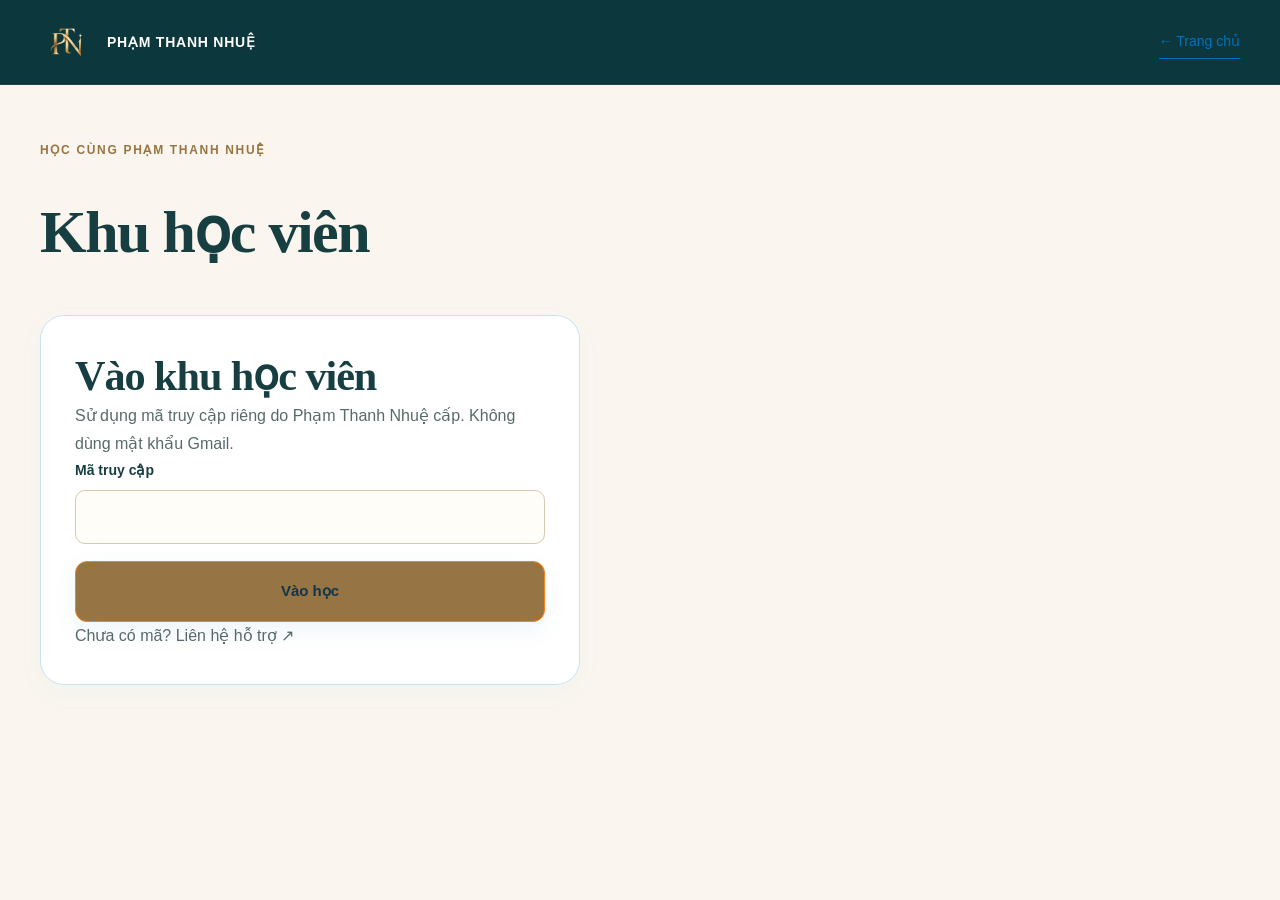
<file: hoc-vien.html>
<!doctype html><html lang="vi"><head><meta charset="utf-8"><meta name="viewport" content="width=device-width,initial-scale=1"><title>Khu học viên | Phạm Thanh Nhuệ</title><link rel="stylesheet" href="style.css"><link rel="icon" type="image/png" sizes="1200x1200" href="/favicon-logo-v1.png"><link rel="apple-touch-icon" href="/favicon-logo-v1.png">


















<link rel="stylesheet" href="features.css"><link rel="stylesheet" href="refresh.css"><meta name="robots" content="noindex, nofollow"><link rel="stylesheet" href="brand-orange-blue.css?v=20261014-3"><meta property="og:type" content="website"><meta property="og:site_name" content="Phạm Thanh Nhuệ"><meta property="og:title" content="Khu học viên | Phạm Thanh Nhuệ"><meta property="og:description" content="Khai mở trí tuệ – Nuôi dưỡng sức khỏe – Làm giàu trải nghiệm."><meta property="og:url" content="https://phamthanhnhue.vn/hoc-vien.html"><meta property="og:image" content="https://phamthanhnhue.vn/pham-thanh-nhue-share-v2.jpg"><meta property="og:image:secure_url" content="https://phamthanhnhue.vn/pham-thanh-nhue-share-v2.jpg"><meta property="og:image:type" content="image/jpeg"><meta property="og:image:width" content="1200"><meta property="og:image:height" content="800"><meta property="og:image:alt" content="Phạm Thanh Nhuệ mặc vest trong ô tô"><meta name="twitter:card" content="summary_large_image"><meta name="twitter:title" content="Khu học viên | Phạm Thanh Nhuệ"><meta name="twitter:description" content="Khai mở trí tuệ – Nuôi dưỡng sức khỏe – Làm giàu trải nghiệm."><meta name="twitter:image" content="https://phamthanhnhue.vn/pham-thanh-nhue-share-v2.jpg"></head><body><header><div class="nav wrap"><a class="brand" href="/"><img src="logo-chi-pham-nhue-20260904110819-0026k.png" alt="Logo Phạm Thanh Nhuệ"><span>PHẠM THANH NHUỆ</span></a><a class="text-link" href="/#ket-noi">← Trang chủ</a></div></header><main class="wrap portal-shell"><p class="eyebrow">Học cùng Phạm Thanh Nhuệ</p><h1>Khu học viên</h1><section id="student-login" class="form-panel" style="max-width:540px;margin-top:30px"><h2>Vào khu học viên</h2><p>Sử dụng mã truy cập riêng do Phạm Thanh Nhuệ cấp. Không dùng mật khẩu Gmail.</p><form id="student-auth"><label>Mã truy cập<input name="code" type="password" required autocomplete="off"></label><button class="button">Vào học</button></form><p><a href="tu-van.html">Chưa có mã? Liên hệ hỗ trợ ↗</a></p></section><p id="student-message" role="status" aria-live="polite"></p><section id="student-content" class="portal-hidden"><div class="portal-toolbar"><button class="button small" id="student-refresh">Tải lại</button><button class="button small" id="student-logout">Đăng xuất</button></div><h2 id="student-greeting"></h2><p id="student-state"></p><p id="student-progress"></p><div id="student-lessons"></div><section class="form-panel"><h2>Chia sẻ trải nghiệm</h2><form id="student-feedback"><label>Cảm nhận của bạn<textarea name="message" required maxlength="3000" rows="4"></textarea></label><label class="consent"><input name="publish" type="checkbox"><span>Tôi đồng ý cho phép công bố cảm nhận này sau khi được duyệt.</span></label><button class="button">Gửi cảm nhận</button></form></section></section></main><script src="backend-config.js"></script><script src="api.js"></script><script src="student.js"></script></body></html>
</file>
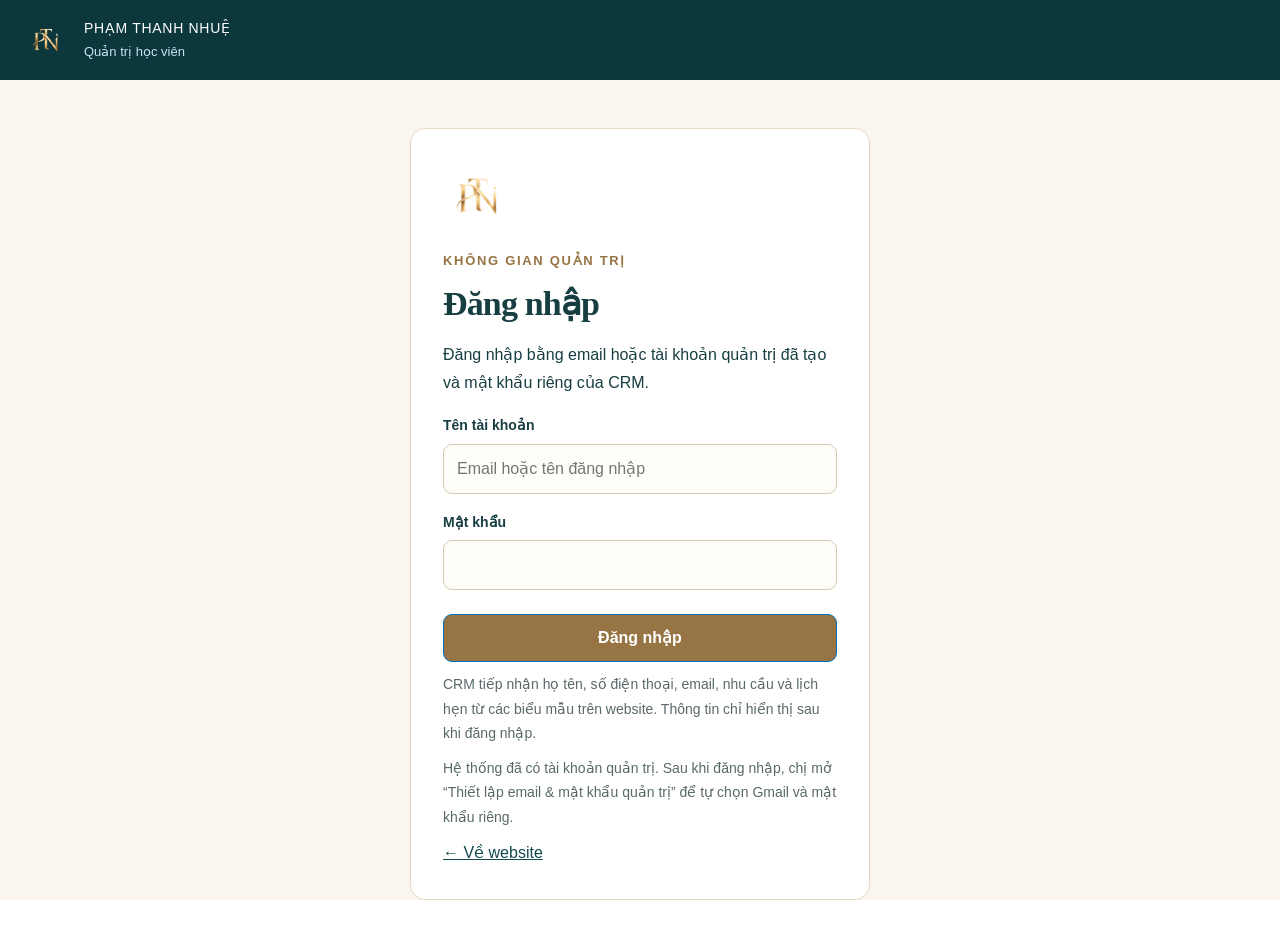
<file: quan-tri.html>
<!doctype html><html lang="vi"><head><meta charset="utf-8"><meta name="viewport" content="width=device-width,initial-scale=1"><title>Admin · CRM quản lý đăng ký | Phạm Thanh Nhuệ</title><meta name="robots" content="noindex,nofollow"><meta name="referrer" content="no-referrer"><meta http-equiv="Content-Security-Policy" content="default-src 'self'; script-src 'self'; style-src 'self'; img-src 'self'; connect-src https://pham-thanh-nhue-crm.hoctap-thanhnhue.chatgpt.site; base-uri 'none'; object-src 'none'; form-action 'none'"><link rel="icon" href="/favicon-logo-v1.png"><link rel="stylesheet" href="crm-admin.css?v=2"><script src="crm-admin.js?v=5" defer></script><link rel="stylesheet" href="brand-orange-blue.css?v=20261014-3"><meta property="og:type" content="website"><meta property="og:site_name" content="Phạm Thanh Nhuệ"><meta property="og:title" content="Admin · CRM quản lý đăng ký | Phạm Thanh Nhuệ"><meta property="og:description" content="Khai mở trí tuệ – Nuôi dưỡng sức khỏe – Làm giàu trải nghiệm."><meta property="og:url" content="https://phamthanhnhue.vn/quan-tri.html"><meta property="og:image" content="https://phamthanhnhue.vn/pham-thanh-nhue-share-v2.jpg"><meta property="og:image:secure_url" content="https://phamthanhnhue.vn/pham-thanh-nhue-share-v2.jpg"><meta property="og:image:type" content="image/jpeg"><meta property="og:image:width" content="1200"><meta property="og:image:height" content="800"><meta property="og:image:alt" content="Phạm Thanh Nhuệ mặc vest trong ô tô"><meta name="twitter:card" content="summary_large_image"><meta name="twitter:title" content="Admin · CRM quản lý đăng ký | Phạm Thanh Nhuệ"><meta name="twitter:description" content="Khai mở trí tuệ – Nuôi dưỡng sức khỏe – Làm giàu trải nghiệm."><meta name="twitter:image" content="https://phamthanhnhue.vn/pham-thanh-nhue-share-v2.jpg"></head><body><header class="topbar"><a class="brand" href="/"><img src="favicon-logo-v1.png" width="44" height="44" alt=""><span>PHẠM THANH NHUỆ<small>Quản trị học viên</small></span></a><button id="logout" hidden>Đăng xuất</button></header>
<main><section id="login-panel" class="panel login"><img src="favicon-logo-v1.png" width="70" height="70" alt="Logo Phạm Thanh Nhuệ"><p class="eyebrow">KHÔNG GIAN QUẢN TRỊ</p><h1 id="login-title">Đăng nhập</h1><p id="login-description">Đăng nhập bằng email hoặc tài khoản quản trị đã tạo và mật khẩu riêng của CRM.</p><form id="login-form"><label>Tên tài khoản<input name="username" autocomplete="username" autocapitalize="none" spellcheck="false" required minlength="4" maxlength="200" placeholder="Email hoặc tên đăng nhập"></label><label>Mật khẩu<input name="password" type="password" autocomplete="current-password" required maxlength="128"></label><button class="primary" id="login-submit">Đăng nhập</button></form><p id="login-message" role="status" aria-live="polite"></p><p class="muted">CRM tiếp nhận họ tên, số điện thoại, email, nhu cầu và lịch hẹn từ các biểu mẫu trên website. Thông tin chỉ hiển thị sau khi đăng nhập.</p><p class="muted">Hệ thống đã có tài khoản quản trị. Sau khi đăng nhập, chị mở “Thiết lập email & mật khẩu quản trị” để tự chọn Gmail và mật khẩu riêng.</p><a href="/">← Về website</a></section>
<section id="dashboard" class="workspace" hidden><div class="title-row"><div><p class="eyebrow">HỌC VIÊN & ĐĂNG KÝ</p><h1>CRM · Quản lý đăng ký</h1><p id="signed-in" class="muted"></p></div><a class="secondary" href="dang-ky.html" target="_blank" rel="noopener">Mở form đăng ký ↗</a></div><section class="stats" aria-label="Tổng quan"><div><span>Tổng đăng ký</span><strong id="count-all">0</strong></div><div><span>Cần liên hệ</span><strong id="count-new">0</strong></div><div><span>Đang tư vấn</span><strong id="count-consult">0</strong></div><div><span>Đang học</span><strong id="count-learning">0</strong></div></section><section class="panel"><div class="panel-head"><h2>Người đăng ký kết nối</h2><div class="actions"><button id="reload">Tải lại</button><button id="export">Xuất Excel (CSV)</button></div></div><div class="filters"><label>Tìm học viên<input id="search" type="search" placeholder="Họ tên, điện thoại, email hoặc lớp học"></label><label>Trạng thái<select id="status-filter"><option>Tất cả</option><option>Mới đăng ký</option><option>Đang tư vấn</option><option>Đã xác nhận</option><option>Đang học</option><option>Hoàn thành</option><option>Lưu trữ</option></select></label></div><p id="dashboard-message" role="status" aria-live="polite"></p><div id="empty" class="empty" hidden>Chưa có đăng ký nào. Khi học viên gửi form, thông tin sẽ xuất hiện tại đây.</div><div class="table-wrap"><table id="leads-table"><thead><tr><th>Học viên</th><th>Liên hệ</th><th>Trạng thái</th><th>Ngày đăng ký</th><th>Chi tiết</th></tr></thead><tbody id="lead-rows"></tbody></table></div></section>
<section id="editor" class="panel" hidden><div class="panel-head"><h2 id="editor-name"></h2><button id="close-editor">Đóng</button></div><p id="editor-contact"></p><p id="editor-request" class="request"></p><p id="editor-appointment"></p><form id="edit-form"><label>Trạng thái<select name="status"><option>Mới đăng ký</option><option>Đang tư vấn</option><option>Đã xác nhận</option><option>Đang học</option><option>Hoàn thành</option><option>Lưu trữ</option></select></label><label>Lớp học<input name="course" maxlength="150"></label><label>Ghi chú tư vấn<textarea name="notes" rows="4" maxlength="4000"></textarea></label><button class="primary" id="save">Lưu thay đổi</button><p id="edit-message" role="status" aria-live="polite"></p></form></section>
<details class="panel account"><summary>Thiết lập email & mật khẩu quản trị</summary><p class="muted">Chị dùng địa chỉ Gmail có sẵn làm email đăng nhập và tự đặt mật khẩu riêng cho CRM. Biểu mẫu này không tạo tài khoản Gmail và không yêu cầu mật khẩu Gmail.</p><form id="password-form"><label>Email quản trị<input name="email" type="email" autocomplete="email" required maxlength="200" placeholder="ten-cua-chi@gmail.com"></label><label>Mật khẩu hiện tại<input name="currentPassword" type="password" autocomplete="current-password" required maxlength="128"></label><label>Mật khẩu mới<input name="password" type="password" autocomplete="new-password" required minlength="12" maxlength="128"></label><label>Nhập lại mật khẩu mới<input name="confirm" type="password" autocomplete="new-password" required minlength="12" maxlength="128"></label><button class="primary">Lưu email & mật khẩu</button><p id="password-message" role="status" aria-live="polite"></p></form></details><footer>Thông tin học viên chỉ dành cho người quản trị được cấp quyền.</footer></section></main></body></html>
</file>
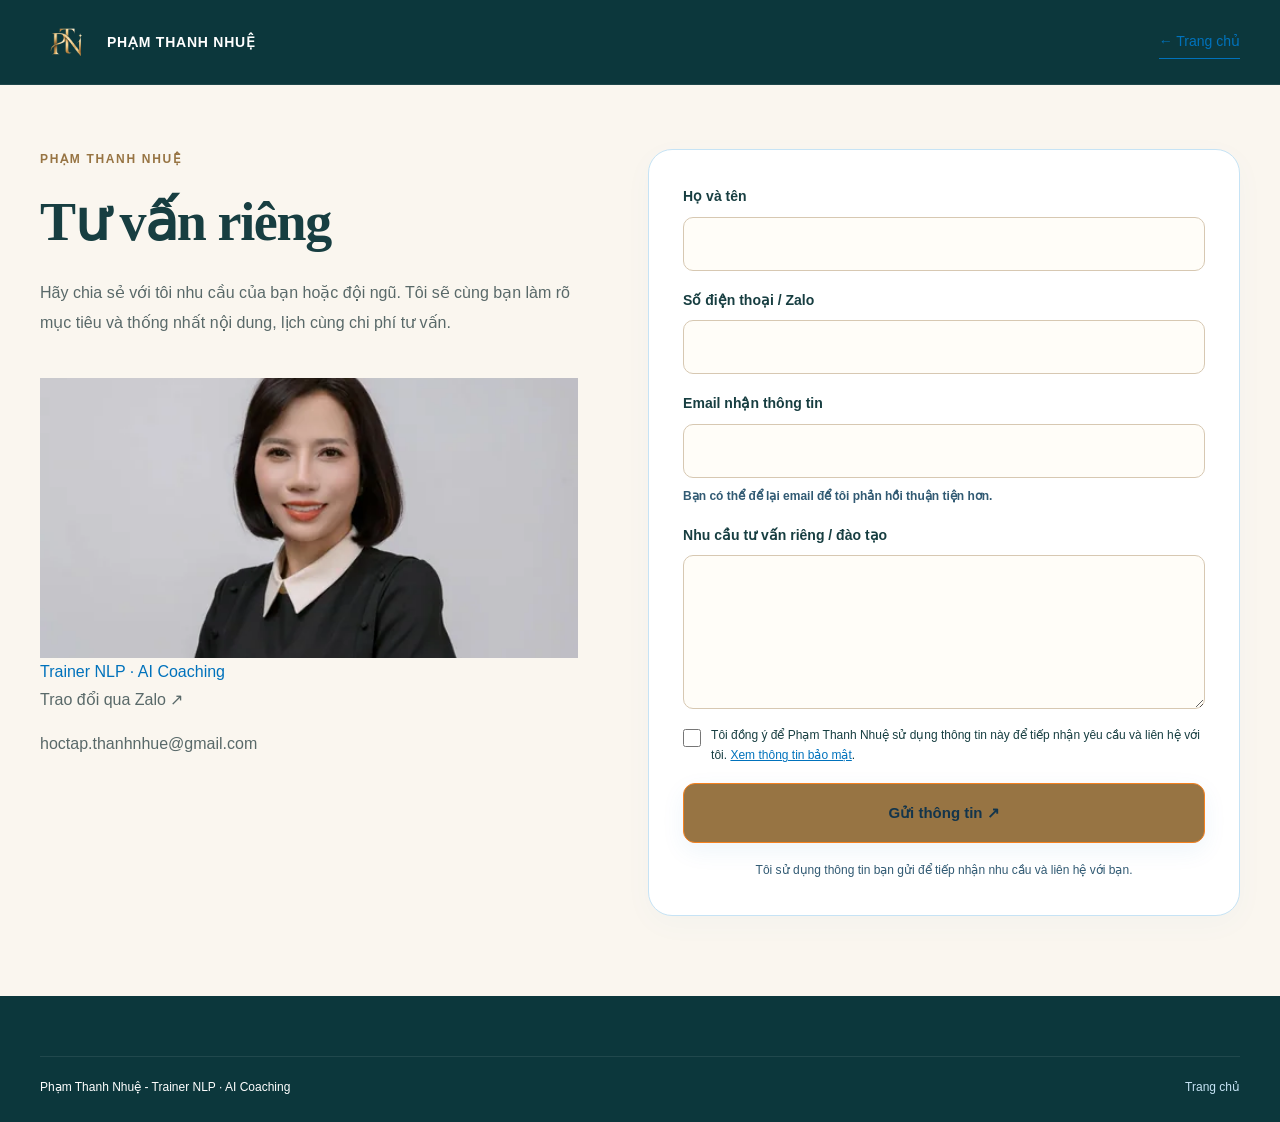
<file: tu-van-vip.html>
<!doctype html><html lang="vi"><head><meta charset="utf-8"><meta name="viewport" content="width=device-width,initial-scale=1"><title>Tư vấn riêng | Phạm Thanh Nhuệ</title><meta name="description" content="Hãy chia sẻ với tôi nhu cầu của bạn hoặc đội ngũ. Tôi sẽ cùng bạn làm rõ mục tiêu và thống nhất nội dung, lịch cùng chi phí tư vấn."><link rel="stylesheet" href="style.css"><link rel="icon" type="image/png" sizes="1200x1200" href="/favicon-logo-v1.png"><link rel="apple-touch-icon" href="/favicon-logo-v1.png"><link rel="canonical" href="https://phamthanhnhue.vn/tu-van-vip.html">
















<meta name="robots" content="index, follow, max-image-preview:large">

<link rel="stylesheet" href="features.css"><link rel="stylesheet" href="refresh.css"><link rel="stylesheet" href="brand-portraits.css?v=portrait-1"><link rel="stylesheet" href="brand-orange-blue.css?v=20261014-3"><meta property="og:type" content="website"><meta property="og:site_name" content="Phạm Thanh Nhuệ"><meta property="og:title" content="Tư vấn riêng | Phạm Thanh Nhuệ"><meta property="og:description" content="Khai mở trí tuệ – Nuôi dưỡng sức khỏe – Làm giàu trải nghiệm."><meta property="og:url" content="https://phamthanhnhue.vn/tu-van-vip.html"><meta property="og:image" content="https://phamthanhnhue.vn/pham-thanh-nhue-share-v2.jpg"><meta property="og:image:secure_url" content="https://phamthanhnhue.vn/pham-thanh-nhue-share-v2.jpg"><meta property="og:image:type" content="image/jpeg"><meta property="og:image:width" content="1200"><meta property="og:image:height" content="800"><meta property="og:image:alt" content="Phạm Thanh Nhuệ mặc vest trong ô tô"><meta name="twitter:card" content="summary_large_image"><meta name="twitter:title" content="Tư vấn riêng | Phạm Thanh Nhuệ"><meta name="twitter:description" content="Khai mở trí tuệ – Nuôi dưỡng sức khỏe – Làm giàu trải nghiệm."><meta name="twitter:image" content="https://phamthanhnhue.vn/pham-thanh-nhue-share-v2.jpg"></head><body><header><div class="nav wrap"><a class="brand" href="/"><img src="logo-chi-pham-nhue-20260904110819-0026k.png" alt="Logo Phạm Thanh Nhuệ"><span>PHẠM THANH NHUỆ</span></a><a class="text-link" href="/#ket-noi">← Trang chủ</a></div></header><main class="wrap form-layout"><section><p class="eyebrow">Phạm Thanh Nhuệ</p><h1>Tư vấn riêng</h1><p class="section-lead">Hãy chia sẻ với tôi nhu cầu của bạn hoặc đội ngũ. Tôi sẽ cùng bạn làm rõ mục tiêu và thống nhất nội dung, lịch cùng chi phí tư vấn.</p><div class="form-portrait"><img src="pham-thanh-nhue-chuyen-gia-ai-black-960.webp" srcset="pham-thanh-nhue-chuyen-gia-ai-black-480.webp 480w, pham-thanh-nhue-chuyen-gia-ai-black-960.webp 960w" sizes="240px" width="960" height="1440" alt="Phạm Thanh Nhuệ - Trainer NLP · AI Coaching" loading="lazy"><p>Trainer NLP · AI Coaching</p></div><p><a href="https://zalo.me/0972739468" target="_blank" rel="noopener">Trao đổi qua Zalo ↗</a></p><p><a href="mailto:hoctap.thanhnhue@gmail.com">hoctap.thanhnhue@gmail.com</a></p></section><section class="form-panel"><form id="request-form" data-kind="private"><label>Họ và tên<input name="name" autocomplete="name" required minlength="2" maxlength="100"></label><label>Số điện thoại / Zalo<input name="phone" type="tel" autocomplete="tel" required maxlength="25" inputmode="tel"></label><label>Email nhận thông tin<input name="email" type="email" autocomplete="email" maxlength="200"><small>Bạn có thể để lại email để tôi phản hồi thuận tiện hơn.</small></label><label>Nhu cầu tư vấn riêng / đào tạo<textarea name="message" required minlength="10" maxlength="4000" rows="5"></textarea></label><label class="bot-trap" aria-hidden="true">Website<input name="website" tabindex="-1" autocomplete="off"></label><label class="consent"><input type="checkbox" name="consent" required><span>Tôi đồng ý để Phạm Thanh Nhuệ sử dụng thông tin này để tiếp nhận yêu cầu và liên hệ với tôi. <a href="chinh-sach.html">Xem thông tin bảo mật</a>.</span></label><button class="button" type="submit" disabled aria-describedby="form-connection-note">Gửi thông tin ↗</button><p id="form-status" role="status" aria-live="polite"></p><p class="form-note" id="form-connection-note">Tôi sử dụng thông tin bạn gửi để tiếp nhận nhu cầu và liên hệ với bạn.</p></form></section></main><footer><div class="wrap footer-bottom"><span>Phạm Thanh Nhuệ - Trainer NLP · AI Coaching</span><a href="/">Trang chủ</a></div></footer><script src="backend-config.js?v=crm-1"></script><script src="api.js?v=voice-1"></script><script src="forms.js?v=voice-1"></script></body></html>
</file>
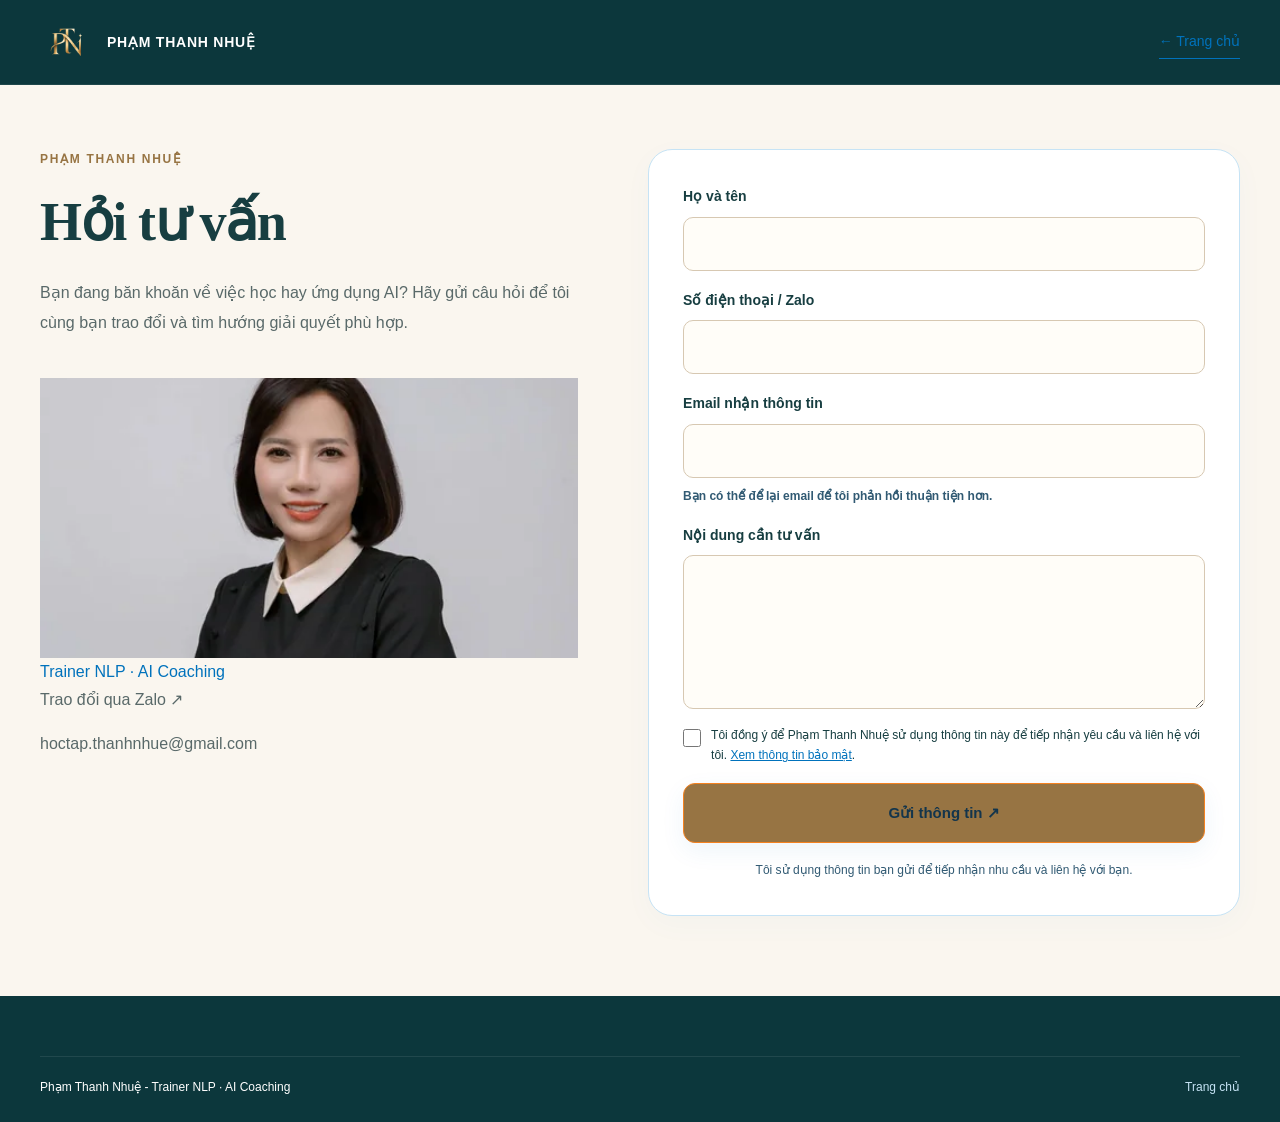
<file: tu-van.html>
<!doctype html><html lang="vi"><head><meta charset="utf-8"><meta name="viewport" content="width=device-width,initial-scale=1"><title>Hỏi tư vấn | Phạm Thanh Nhuệ</title><meta name="description" content="Bạn đang băn khoăn về việc học hay ứng dụng AI? Hãy gửi câu hỏi để tôi cùng bạn trao đổi và tìm hướng giải quyết phù hợp."><link rel="stylesheet" href="style.css"><link rel="icon" type="image/png" sizes="1200x1200" href="/favicon-logo-v1.png"><link rel="apple-touch-icon" href="/favicon-logo-v1.png"><link rel="canonical" href="https://phamthanhnhue.vn/tu-van.html">
















<meta name="robots" content="index, follow, max-image-preview:large">

<link rel="stylesheet" href="features.css"><link rel="stylesheet" href="refresh.css"><link rel="stylesheet" href="brand-portraits.css?v=portrait-1"><link rel="stylesheet" href="brand-orange-blue.css?v=20261014-3"><meta property="og:type" content="website"><meta property="og:site_name" content="Phạm Thanh Nhuệ"><meta property="og:title" content="Hỏi tư vấn | Phạm Thanh Nhuệ"><meta property="og:description" content="Khai mở trí tuệ – Nuôi dưỡng sức khỏe – Làm giàu trải nghiệm."><meta property="og:url" content="https://phamthanhnhue.vn/tu-van.html"><meta property="og:image" content="https://phamthanhnhue.vn/pham-thanh-nhue-share-v2.jpg"><meta property="og:image:secure_url" content="https://phamthanhnhue.vn/pham-thanh-nhue-share-v2.jpg"><meta property="og:image:type" content="image/jpeg"><meta property="og:image:width" content="1200"><meta property="og:image:height" content="800"><meta property="og:image:alt" content="Phạm Thanh Nhuệ mặc vest trong ô tô"><meta name="twitter:card" content="summary_large_image"><meta name="twitter:title" content="Hỏi tư vấn | Phạm Thanh Nhuệ"><meta name="twitter:description" content="Khai mở trí tuệ – Nuôi dưỡng sức khỏe – Làm giàu trải nghiệm."><meta name="twitter:image" content="https://phamthanhnhue.vn/pham-thanh-nhue-share-v2.jpg"></head><body><header><div class="nav wrap"><a class="brand" href="/"><img src="logo-chi-pham-nhue-20260904110819-0026k.png" alt="Logo Phạm Thanh Nhuệ"><span>PHẠM THANH NHUỆ</span></a><a class="text-link" href="/#ket-noi">← Trang chủ</a></div></header><main class="wrap form-layout"><section><p class="eyebrow">Phạm Thanh Nhuệ</p><h1>Hỏi tư vấn</h1><p class="section-lead">Bạn đang băn khoăn về việc học hay ứng dụng AI? Hãy gửi câu hỏi để tôi cùng bạn trao đổi và tìm hướng giải quyết phù hợp.</p><div class="form-portrait"><img src="pham-thanh-nhue-chuyen-gia-ai-black-960.webp" srcset="pham-thanh-nhue-chuyen-gia-ai-black-480.webp 480w, pham-thanh-nhue-chuyen-gia-ai-black-960.webp 960w" sizes="240px" width="960" height="1440" alt="Phạm Thanh Nhuệ - Trainer NLP · AI Coaching" loading="lazy"><p>Trainer NLP · AI Coaching</p></div><p><a href="https://zalo.me/0972739468" target="_blank" rel="noopener">Trao đổi qua Zalo ↗</a></p><p><a href="mailto:hoctap.thanhnhue@gmail.com">hoctap.thanhnhue@gmail.com</a></p></section><section class="form-panel"><form id="request-form" data-kind="consultation"><label>Họ và tên<input name="name" autocomplete="name" required minlength="2" maxlength="100"></label><label>Số điện thoại / Zalo<input name="phone" type="tel" autocomplete="tel" required maxlength="25" inputmode="tel"></label><label>Email nhận thông tin<input name="email" type="email" autocomplete="email" maxlength="200"><small>Bạn có thể để lại email để tôi phản hồi thuận tiện hơn.</small></label><label>Nội dung cần tư vấn<textarea name="message" required minlength="10" maxlength="4000" rows="5"></textarea></label><label class="bot-trap" aria-hidden="true">Website<input name="website" tabindex="-1" autocomplete="off"></label><label class="consent"><input type="checkbox" name="consent" required><span>Tôi đồng ý để Phạm Thanh Nhuệ sử dụng thông tin này để tiếp nhận yêu cầu và liên hệ với tôi. <a href="chinh-sach.html">Xem thông tin bảo mật</a>.</span></label><button class="button" type="submit" disabled aria-describedby="form-connection-note">Gửi thông tin ↗</button><p id="form-status" role="status" aria-live="polite"></p><p class="form-note" id="form-connection-note">Tôi sử dụng thông tin bạn gửi để tiếp nhận nhu cầu và liên hệ với bạn.</p></form></section></main><footer><div class="wrap footer-bottom"><span>Phạm Thanh Nhuệ - Trainer NLP · AI Coaching</span><a href="/">Trang chủ</a></div></footer><script src="backend-config.js?v=crm-1"></script><script src="api.js?v=voice-1"></script><script src="forms.js?v=voice-1"></script></body></html>
</file>
<file: brand-new.css>
:root{--ink:#123f43;--teal:#0d454a;--gold:#977443;--cream:#faf6ef;--line:#e4d9c8;--muted:#526367}*{box-sizing:border-box}html{scroll-behavior:smooth;scroll-padding-top:100px}body{margin:0;background:var(--cream);color:var(--ink);font:17px/1.8 Arial,Helvetica,sans-serif}a{color:inherit;text-decoration:none}img{width:100%;display:block}h1,h2,h3{font-family:Georgia,'Times New Roman',serif;line-height:1.18;font-weight:600;margin:0 0 22px}h1{font-size:clamp(60px,6vw,90px);letter-spacing:-3px}h2{font-size:clamp(32px,3.2vw,46px)}h3{font-size:25px}p{margin:0 0 20px}header{display:flex;gap:30px;align-items:center;justify-content:space-between;padding:18px 5%;background:#faf6eff5;border-bottom:1px solid var(--line);position:sticky;top:0;z-index:10}.logo{font-family:Georgia,serif;font-size:28px;line-height:1.15;display:flex;align-items:center;gap:12px;white-space:nowrap}.logo small{display:block;font:10px/1.6 Arial;color:var(--gold);margin-top:5px}.lotus{color:var(--gold);font-size:42px}nav{display:flex;gap:25px;font-size:14px}nav a:hover,.text-link{color:var(--gold)}.button{display:inline-flex;align-items:center;justify-content:center;background:var(--teal);color:white;padding:12px 24px;border-radius:30px;font-size:14px;font-weight:600;line-height:1.4;border:1px solid transparent}.button:hover{filter:brightness(1.12)}.gold{background:linear-gradient(120deg,#aa8750,#775a31)}.outline{background:transparent;border-color:#a39a87;color:var(--ink)}.actions{display:flex;flex-wrap:wrap;gap:14px;margin:30px 0}.menu{display:none}.hero{display:grid;grid-template-columns:1.15fr 1fr;min-height:690px;background:radial-gradient(ellipse at 60% 70%,#e5d0ac80,transparent 65%),linear-gradient(110deg,#f7eddf,#fdfaf5);padding:50px 6% 0;gap:35px;align-items:center}.hero-copy{max-width:620px;padding-bottom:40px}.eyebrow{text-transform:uppercase;letter-spacing:2px;color:var(--gold);font-size:12px;font-weight:600;margin-bottom:14px}.hero h2{font-size:clamp(24px,2.4vw,33px);margin-bottom:15px}.roles{font-weight:600;font-size:16px}.hero-copy>p:not(.eyebrow):not(.roles){max-width:520px;color:var(--muted)}blockquote{font-family:Georgia,serif;font-style:italic;color:var(--gold);font-size:22px;margin:30px 0}.portrait{position:relative;margin:0;align-self:end;overflow:hidden;border-radius:160px 160px 0 0;background:#efe2d1}.portrait img{max-height:660px;object-fit:cover;object-position:center top}.portrait figcaption{position:absolute;bottom:0;left:0;right:0;padding:22px;background:linear-gradient(transparent,#faf6eff2);font-size:12px;letter-spacing:2px;text-align:center}.portrait figcaption span{display:block;font-size:11px;letter-spacing:0}.wrap{max-width:1200px;margin:auto;padding:80px 32px}.about{display:grid;grid-template-columns:.75fr 1.25fr;gap:65px;align-items:center}.about figure{margin:0;position:relative;border-radius:16px;overflow:hidden}.about img{max-height:510px;object-fit:cover;object-position:top}.about figcaption{position:absolute;bottom:0;padding:25px;width:100%;background:#f5ead7dd;font:italic 26px/1.35 Georgia;color:var(--gold)}.pending{padding:16px 20px;background:#f0e6d7;border-left:3px solid var(--gold);font-size:14px;color:#645844}.values{display:flex;flex-wrap:wrap;gap:12px}.values span{background:#f2e8db;border-radius:14px;padding:12px 16px;font-size:13px;color:#805d32}.section-intro{max-width:680px;color:var(--muted)}.services{display:grid;grid-template-columns:repeat(3,1fr);gap:24px;margin-top:35px}.services article{padding:32px;background:linear-gradient(135deg,#f1e3ce,#fffaf2);border-radius:14px;border:1px solid var(--line)}.services p{font-size:15px}.services .icon{font-size:38px;color:var(--gold);font-family:Georgia;display:block;margin-bottom:22px}.services .button{margin-top:10px}.audience{background:#fffcf7;border-block:1px solid var(--line)}.people{display:grid;grid-template-columns:repeat(5,1fr);gap:16px;margin-top:35px}.people article{padding:24px 20px;border:1px solid var(--line);border-radius:12px;background:#faf7f1}.people span{color:var(--gold);font:28px Georgia}.people h3{font:600 17px/1.4 Arial;margin:20px 0 15px}.people p{font-size:14px;margin:0}.journey-grid{display:grid;grid-template-columns:1.4fr 1fr;gap:38px;margin-top:35px}.gallery{display:grid;grid-template-columns:1fr 1fr;gap:12px;align-content:start}.gallery a:first-child{grid-column:1/-1}.gallery img{aspect-ratio:1.4;object-fit:cover;border-radius:9px}.gallery a:first-child img{aspect-ratio:2.15;object-fit:contain}.journey-copy p{font-size:16px}.contact{background:linear-gradient(120deg,#f1e1cb,#fcf7ee);text-align:center}.contact .wrap>p:not(.eyebrow){max-width:680px;margin-inline:auto}.contact .actions{justify-content:center}.steps{display:grid;grid-template-columns:repeat(3,1fr);gap:22px;text-align:left;margin:40px 0}.steps>div{background:#ffffff9c;border:1px solid var(--line);border-radius:10px;padding:24px}.steps b{display:inline-grid;place-items:center;background:var(--gold);color:white;border-radius:50%;width:30px;height:30px;margin-bottom:20px}.steps h3{font-size:24px}.steps p{font-size:14px;margin:0}.email{font-size:14px;text-decoration:underline}footer{background:#0c373c;color:#f6efdf}.footer-grid{display:grid;grid-template-columns:1fr 1fr 1fr;gap:40px;padding-block:50px}.footer-grid .logo{display:block}.footer-grid a,.footer-grid p{font-size:14px}.footer-grid blockquote{color:#d9c199;font-size:20px;margin:0}.copyright{border-top:1px solid #ffffff24;padding-block:20px;font-size:12px;display:flex;justify-content:space-between}:focus-visible{outline:3px solid #b88d4c;outline-offset:4px}
@media(max-width:1000px){header{gap:15px}nav{gap:12px}.header-cta{display:none}.people{grid-template-columns:repeat(3,1fr)}.services article{padding:24px}.about{gap:30px}}
@media(max-width:700px){body{font-size:16px}header{padding:14px 20px}.logo{font-size:25px}.menu{display:block;background:transparent;border:1px solid var(--line);border-radius:6px;padding:8px 12px;color:var(--ink);font-size:22px}nav{display:none;position:absolute;top:80px;left:0;right:0;background:var(--cream);padding:20px;box-shadow:0 10px 15px #123f4310}nav.open{display:flex;flex-direction:column;gap:18px}.hero{grid-template-columns:1fr;padding:45px 24px 0;gap:0;min-height:0}.hero-copy{padding:0}.hero h1{font-size:60px;letter-spacing:-2px}.hero h2{font-size:26px}.hero .roles{font-size:14px}.portrait{max-width:420px;justify-self:center;width:100%;margin-top:15px;border-radius:100px 100px 0 0}.portrait img{max-height:480px}.wrap{padding:55px 24px}.about,.journey-grid{grid-template-columns:1fr;gap:30px}.about figure{max-width:420px}.services,.people,.steps,.footer-grid{grid-template-columns:1fr}.people{gap:12px}.people article{padding:20px}.people h3{margin:10px 0}.services{gap:18px}.services article{padding:28px}.gallery{gap:10px}.contact h2{font-size:32px}.copyright{display:block;padding-block:20px}.copyright a{display:block;margin-top:12px}blockquote{font-size:20px}}

.hero{grid-template-columns:1fr 1.25fr;padding:45px 5%;min-height:650px}.portrait{align-self:center;border-radius:18px;overflow:hidden}.portrait img{width:100%;height:auto;max-height:none;object-fit:contain}.portrait figcaption{position:static;background:#efe2d1;padding:14px}@media(max-width:700px){.hero{grid-template-columns:1fr;padding:35px 24px;gap:25px}.portrait{max-width:none;margin-top:0;border-radius:12px}.portrait img{height:auto;max-height:none}}

.about{grid-template-columns:1.1fr 1fr;gap:42px}.about img{height:auto;max-height:none;object-fit:contain}.about figcaption{position:static;font-size:22px;background:#eee1cd}.about figure{max-width:none}@media(max-width:700px){.about{grid-template-columns:1fr;gap:30px}}

.awake-cta{display:inline-flex;align-items:center;justify-content:center;gap:8px;padding:12px 18px;border-radius:8px;background:#b8202c;color:#fff;font-size:13px;font-weight:700;line-height:1.45;text-align:center;max-width:290px;animation:awake-pulse 2.4s ease-in-out infinite}.awake-cta:hover{background:#961724;animation:none}@keyframes awake-pulse{0%,100%{box-shadow:0 0 0 0 #b8202c10}50%{box-shadow:0 0 0 7px #b8202c28;background:#ca2936}}header{flex-wrap:wrap;gap:16px}header nav{gap:18px}.header-cta{display:none}@media(max-width:1000px){header .logo{font-size:25px}.awake-cta{font-size:12px;max-width:240px}}@media(max-width:700px){header{display:grid;grid-template-columns:1fr auto;gap:12px}.logo{font-size:23px!important;white-space:normal}.awake-cta{grid-row:2;grid-column:1/-1;width:100%;max-width:none;font-size:14px;padding:12px 16px}.menu{grid-column:2;grid-row:1}nav{top:145px}html{scroll-padding-top:155px}}@media(prefers-reduced-motion:reduce){.awake-cta{animation:none}html{scroll-behavior:auto}}

.tech-stars{position:fixed;inset:0;width:100%;height:100%;z-index:5;pointer-events:none;contain:strict}header{z-index:10}@media(prefers-reduced-motion:reduce){.tech-stars{display:none}}
/* Nút chương trình: nhịp mạnh hơn theo yêu cầu. */
.awake-cta{background:#a90820;font-size:14px;padding:14px 20px;animation:awake-strong-pulse 1.2s ease-in-out infinite;transform-origin:center;font-weight:800}
@keyframes awake-strong-pulse{0%,100%{transform:scale(1);background:#a90820;box-shadow:0 0 0 0 rgba(190,15,44,.18)}50%{transform:scale(1.035);background:#d51b38;box-shadow:0 0 0 6px rgba(190,15,44,.24),0 5px 15px rgba(160,8,30,.2)}}
.awake-cta:hover{animation-play-state:paused;background:#93051a}
@media(max-width:700px){.awake-cta{font-size:14px;padding:14px 16px}}
@media(prefers-reduced-motion:reduce){.awake-cta{animation:none}}
.playful-gecko{position:fixed;left:0;top:0;width:52px;height:34px;z-index:6;pointer-events:none;filter:drop-shadow(0 2px 2px #173e411f);will-change:transform}@media(prefers-reduced-motion:reduce){.playful-gecko{display:none}}
.journey-character{position:fixed;bottom:22px;right:20px;width:112px;height:130px;z-index:7;pointer-events:none;filter:drop-shadow(0 3px 3px #0002)}.journey-character[hidden]{display:none}.journey-character svg{width:100%;height:100%}.journey-character .character-body{animation:character-dance .7s ease-in-out infinite;transform-origin:75px 145px}.magic-staff{transform-origin:75px 85px;animation:staff-spin 1.1s linear infinite}.pig .character-body{animation-duration:1.2s}@keyframes staff-spin{to{transform:rotate(360deg)}}@keyframes character-dance{0%,100%{transform:rotate(-4deg) translateY(0)}50%{transform:rotate(4deg) translateY(-5px)}}@media(max-width:700px){.journey-character{width:85px;height:100px;right:12px;bottom:15px}}@media(prefers-reduced-motion:reduce){.journey-character{display:none}}

.playful-gecko{pointer-events:auto;cursor:pointer;border-radius:8px}.playful-gecko:hover{filter:drop-shadow(0 0 5px #97744399)}.playful-gecko:focus-visible{outline:2px solid #977443;outline-offset:4px}

.voice-toggle{position:fixed;bottom:12px;left:12px;z-index:12;border:1px solid #b8a887;background:#faf6ef;color:#123f43;border-radius:20px;padding:8px 13px;font:12px Arial;cursor:pointer}.character-speech{position:absolute;bottom:100%;right:0;width:230px;padding:12px;border-radius:12px;background:#fffdf7;box-shadow:0 3px 14px #0002;color:#173e41;font:13px/1.5 Arial}.character-speech:after{content:"";position:absolute;bottom:-8px;right:25px;border-width:8px 8px 0;border-style:solid;border-color:#fffdf7 transparent transparent}

/* Hai nhân vật bay qua màn hình, không có lời mời hoặc âm thanh. */
.journey-character{left:0;top:0;right:auto;bottom:auto;width:105px;height:120px;animation:character-flight 8s linear forwards;filter:drop-shadow(0 0 5px #c9985080)}.journey-character:before{content:"";position:absolute;right:85%;top:50%;width:125px;height:8px;background:linear-gradient(90deg,transparent,#d3a54988);border-radius:100%;transform:rotate(18deg);transform-origin:right center}.journey-character.pig{animation-name:pig-flight}.journey-character.pig:before{background:linear-gradient(90deg,transparent,#6e7ddb99)}@keyframes character-flight{from{transform:translate(-180px,8vh) rotate(15deg)}to{transform:translate(calc(100vw + 180px),72vh) rotate(15deg)}}@keyframes pig-flight{from{transform:translate(-180px,28vh) rotate(-8deg)}to{transform:translate(calc(100vw + 180px),60vh) rotate(-8deg)}}@media(max-width:700px){.journey-character{width:80px;height:95px}.journey-character:before{width:80px}}@media(prefers-reduced-motion:reduce){.journey-character{display:none}}

.journey-character{pointer-events:auto;cursor:pointer}.journey-character:hover,.journey-character:focus-visible{animation-play-state:paused}.journey-character:focus-visible{outline:2px solid #977443;outline-offset:4px}

/* Playful 10-second martial arts story, kept below portrait area. */
.martial-scene{position:fixed;bottom:18px;right:18px;width:330px;height:190px;z-index:8;pointer-events:none}.martial-scene[hidden]{display:none}.duel-actor{position:absolute;bottom:12px;width:95px;height:115px;pointer-events:auto;transform-origin:50% 85%;filter:drop-shadow(0 2px 3px #0003)}.duel-actor svg{width:100%;height:100%}.duel-monkey{left:30px;animation:duel-monkey 10s infinite}.duel-pig{left:210px;animation:duel-pig 10s infinite}.duel-sword{position:absolute;right:-14px;top:12px;width:40px!important;height:90px!important;animation:duel-sword 10s infinite;transform-origin:50% 90%}.duel-pig>svg:first-child>path:last-child{display:none}.martial-scene .magic-staff{transform-origin:75px 85px;animation:duel-staff 10s infinite}.duel-scorpion{position:absolute;width:55px;height:45px;opacity:0;animation:scorpion-rescue 10s infinite}.scorpion-0{left:20px;bottom:5px}.scorpion-1{left:75px;bottom:55px}.scorpion-2{left:120px;bottom:0}.energy-ring{position:absolute;left:15px;bottom:0;width:130px;height:100px;border-radius:50%;border:3px solid #8243e3;box-shadow:0 0 20px #13cce5,inset 0 0 22px #27d9c8;opacity:0;animation:energy-rescue 10s infinite}.duel-close{position:absolute;right:0;top:10px;border:1px solid #977443;background:#faf6ef;color:#123f43;border-radius:50%;width:25px;height:25px;pointer-events:auto;cursor:pointer}.martial-scene.paused *{animation-play-state:paused!important}
@keyframes duel-monkey{0%{transform:translateX(-25px)}10%{transform:translateX(55px) rotate(-12deg)}20%{transform:translateX(70px) rotate(12deg)}28%{transform:translateX(10px) rotate(-90deg)}35%,49%{transform:translateX(0) rotate(-270deg)}58%{transform:translateX(0) rotate(-360deg)}66%{transform:translateX(70px) rotate(-360deg)}74%{transform:translateX(135px) rotate(-390deg)}82%{transform:translateX(80px) rotate(-360deg)}92%,100%{transform:translateX(-25px) rotate(-360deg)}}
@keyframes duel-pig{0%{transform:translateX(25px)}10%{transform:translateX(-40px) rotate(12deg)}20%{transform:translateX(-45px) rotate(-12deg)}30%,60%{transform:translateX(10px)}70%{transform:translateX(-10px)}78%{transform:translateX(35px) rotate(90deg)}85%,92%{transform:translateX(30px) rotate(270deg)}100%{transform:translateX(25px) rotate(360deg)}}
@keyframes duel-staff{0%,28%,60%,90%,100%{transform:rotate(-25deg)}10%,20%,74%{transform:rotate(95deg)}}@keyframes duel-sword{0%,30%,100%{transform:rotate(0)}12%,22%{transform:rotate(-75deg)}}@keyframes scorpion-rescue{0%,30%,62%,100%{opacity:0;transform:translateY(20px) scale(.7)}36%,54%{opacity:1;transform:translateY(0) scale(1)}}@keyframes energy-rescue{0%,36%,64%,100%{opacity:0;transform:scale(.6)}43%{opacity:.9;transform:scale(1)}50%{opacity:.4;transform:scale(1.15)}56%{opacity:.9;transform:scale(1)}}
@media(max-width:700px){.martial-scene{right:5px;bottom:12px;transform:scale(.72);transform-origin:bottom right}}@media(prefers-reduced-motion:reduce){.martial-scene{display:none}}

/* Friendly roaming flight; characters gently redirect the scorpions. */
.roaming-scene{inset:0;width:100%;height:100%;transform:none;overflow:hidden}.roaming-scene .duel-actor{bottom:auto;left:0;top:0;width:85px;height:100px}.roaming-scene .duel-monkey{animation:roam-monkey 20s linear infinite}.roaming-scene .duel-pig{animation:roam-pig 20s linear infinite}.roaming-scene .magic-staff{animation:staff-spin 2.5s linear infinite}.roaming-scene .duel-scorpion{left:0;bottom:auto;top:0;opacity:1;width:42px;height:34px;animation:roam-scorpion 20s linear infinite}.roaming-scene .scorpion-1{animation-delay:-6.6s}.roaming-scene .scorpion-2{animation-delay:-13.2s}.roaming-scene .duel-close{top:auto;bottom:15px;right:15px}.roaming-scene .duel-actor:hover,.roaming-scene .duel-actor:focus-visible{animation-play-state:paused}.roaming-scene .energy-ring{display:none}
@keyframes roam-monkey{0%,100%{transform:translate(3vw,20vh) rotate(8deg)}15%{transform:translate(80vw,72vh) rotate(20deg)}28%{transform:translate(42vw,72vh) rotate(-12deg)}35%{transform:translate(35vw,68vh) rotate(0)}40%{transform:translate(35vw,68vh) rotate(-8deg)}55%{transform:translate(35vw,12vh) rotate(-15deg)}70%{transform:translate(86vw,35vh) rotate(15deg)}85%{transform:translate(7vw,82vh) rotate(-12deg)}}
@keyframes roam-pig{0%,100%{transform:translate(80vw,18vh) rotate(-8deg)}15%{transform:translate(6vw,75vh) rotate(-20deg)}30%{transform:translate(75vw,75vh) rotate(10deg)}45%{transform:translate(75vw,12vh) rotate(-10deg)}60%{transform:translate(55vw,42vh) rotate(0)}65%{transform:translate(55vw,42vh) rotate(8deg)}80%{transform:translate(8vw,22vh) rotate(-12deg)}90%{transform:translate(80vw,82vh) rotate(12deg)}}
@keyframes roam-scorpion{0%,100%{transform:translate(4vw,68vh) rotate(0)}28%{transform:translate(29vw,68vh) rotate(0)}34%{transform:translate(30vw,68vh) rotate(-65deg)}42%{transform:translate(25vw,48vh) rotate(-65deg)}55%{transform:translate(45vw,42vh) rotate(0)}60%{transform:translate(50vw,42vh) rotate(0)}65%{transform:translate(49vw,42vh) rotate(70deg)}78%{transform:translate(42vw,82vh) rotate(70deg)}90%{transform:translate(10vw,82vh) rotate(180deg)}}
@media(max-width:700px){.roaming-scene{transform:none;inset:0;width:100%;height:100%}.roaming-scene .duel-actor{width:60px;height:72px}.roaming-scene .duel-scorpion{width:30px;height:25px}}

/* Scorpions travel as one row; flying guests appear briefly every 5 seconds. */
.roaming-scene .duel-scorpion{animation-delay:0s;animation-name:scorpion-row}.roaming-scene .scorpion-0{margin-left:0}.roaming-scene .scorpion-1{margin-left:48px}.roaming-scene .scorpion-2{margin-left:96px}
.roaming-scene .duel-monkey{animation:roam-monkey 20s linear infinite,guest-appearance 5s linear infinite}.roaming-scene .duel-pig{animation:roam-pig 20s linear infinite,guest-appearance 5s linear infinite}
@keyframes guest-appearance{0%,45%{opacity:1;visibility:visible}50%,99%{opacity:0;visibility:hidden}100%{opacity:1;visibility:visible}}
@keyframes scorpion-row{0%,100%{transform:translate(3vw,80vh)}25%{transform:translate(65vw,80vh)}50%{transform:translate(65vw,58vh)}75%{transform:translate(3vw,58vh)}}
@media(max-width:700px){.roaming-scene .scorpion-1{margin-left:33px}.roaming-scene .scorpion-2{margin-left:66px}}
</file>
<file: style.css>
:root{--ink:#00588f;--plum:#00588f;--deep:#004b7c;--gold:#f58220;--muted:#315a73;--line:#f0f8fd;--paper:#ffffff;--soft:#f0f8fd;--serif:'Newsreader',Georgia,serif;--sans:'Be Vietnam Pro',sans-serif}*{box-sizing:border-box}html{scroll-behavior:smooth;scroll-padding-top:100px}body{margin:0;background:var(--paper);color:var(--ink);font:16px/1.8 var(--sans);-webkit-font-smoothing:antialiased}a{color:inherit;text-decoration:none}button,input,textarea{font:inherit}button,a,input,textarea{-webkit-tap-highlight-color:transparent}button{cursor:pointer}img{display:block;max-width:100%}h1,h2,h3,p{margin:0}p+p{margin-top:1rem}h2{font:500 clamp(2rem,3.1vw,3.15rem)/1.18 var(--serif);letter-spacing:-.025em;text-transform:none}h3{font-size:1.12rem;line-height:1.5;font-weight:600}p{color:var(--muted)}.wrap{width:min(1200px,calc(100% - 96px));margin:auto}.skip{position:fixed;left:20px;top:-100px;padding:12px;background:white;z-index:100}.skip:focus{top:10px}:focus-visible{outline:3px solid #0072bc;outline-offset:5px}.button{display:inline-flex;align-items:center;justify-content:center;gap:22px;background:var(--gold);color:#00588f;padding:17px 24px;border:1px solid var(--gold);border-radius:4px;font-weight:600;font-size:.875rem;line-height:1.5;transition:background .2s,transform .2s}.button:hover{background:#c6e3f5;transform:translateY(-2px)}.button span{font-size:1.25rem}.button.small{font-size:.8rem;padding:11px 17px;gap:17px}.text-link{display:inline-flex;align-items:center;font-size:.875rem;font-weight:500;border-bottom:1px solid currentColor;padding:4px 0;line-height:1.8}.eyebrow{font-size:.75rem;letter-spacing:.13em;text-transform:uppercase;font-weight:500;margin-bottom:24px;line-height:1.7;color:#0072bc}header{position:sticky;top:0;z-index:20;background:rgba(27,18,26,.98);color:#f0f8fd;border-bottom:1px solid #ffffff14}.nav{display:flex;align-items:center;justify-content:space-between;gap:25px;min-height:90px}.brand{display:flex;align-items:center;gap:13px;flex-shrink:0}.brand img{width:49px;height:49px;object-fit:contain}.brand span{font-size:.85rem;letter-spacing:.055em;font-weight:600}nav{display:flex;gap:29px}nav a{font-size:.8rem;color:#c6e3f5;transition:color .2s}nav a:hover{color:var(--gold)}.menu-toggle{display:none}.hero{position:relative;background:var(--deep);color:#ffffff;overflow:hidden}.hero:before{content:'';position:absolute;inset:0;background:linear-gradient(90deg,#004b7cfa,#00588fbd),var(--hero-bg) center/cover;opacity:.7}.hero-grid{position:relative;display:grid;grid-template-columns:1.1fr 1fr;gap:50px;align-items:center;padding-top:70px;padding-bottom:55px}.hero .eyebrow{color:var(--gold);letter-spacing:.075em;margin-bottom:27px}.hero .eyebrow span{display:inline-block;width:22px;height:1px;background:var(--gold);vertical-align:middle;margin-right:12px}.hero h1{font:400 clamp(4.6rem,6.4vw,6.3rem)/.99 var(--serif);letter-spacing:-.04em;margin-bottom:25px}.hero h1 em{font-weight:400;color:var(--gold)}.hero h2{font:500 1.24rem/1.6 var(--sans);letter-spacing:0;margin-bottom:20px}.hero-description{max-width:540px;font-size:.93rem;line-height:1.9;color:#c6e3f5}.hero-actions{display:flex;align-items:center;flex-wrap:wrap;gap:20px;margin-top:32px}.hero-actions .text-link{color:#c6e3f5;font-size:.8rem}.hero-visual{position:relative;align-self:stretch;min-height:570px;display:flex;align-items:flex-end;padding-left:30px}.portrait-frame{position:relative;width:100%;height:545px;border:1px solid #f5822052;border-radius:240px 240px 12px 12px;background:radial-gradient(ellipse at 50% 65%,#0072bc90,transparent 75%);isolation:isolate;overflow:hidden}.portrait-frame:after{content:'';position:absolute;inset:auto 0 0;height:150px;background:linear-gradient(transparent,#00588fea);z-index:1}.portrait{position:absolute;height:102%;width:100%;object-fit:contain;object-position:bottom;bottom:-5px}.frame-label{position:absolute;top:30px;left:50%;transform:translateX(-50%);white-space:nowrap;font-size:.68rem;letter-spacing:.3em;color:#f58220}.portrait-caption{position:absolute;z-index:2;bottom:27px;left:15px;right:15px;text-align:center}.portrait-caption span{font-size:.65rem;letter-spacing:.13em;color:#c6e3f5}.portrait-caption strong{display:block;color:#c6e3f5;font:500 1.75rem/1.6 var(--serif);margin-top:6px}.mentor-seal{position:absolute;left:0;top:58%;width:104px;height:104px;background:#f58220;border:7px solid #00588f;border-radius:50%;color:#00588f;display:flex;align-items:center;justify-content:center;flex-direction:column;z-index:3;box-shadow:0 15px 30px #004b7c33}.mentor-seal b{font:500 2rem/1 var(--serif)}.mentor-seal span{font-size:.62rem;line-height:1.45;text-align:center;margin-top:6px}.stats{position:relative;border-top:1px solid #ffffff20;display:grid;grid-template-columns:repeat(3,1fr);padding:26px 0 32px}.stats>div{display:flex;gap:20px;align-items:center;justify-content:center;border-right:1px solid #ffffff20}.stats>div:first-child{justify-content:flex-start}.stats>div:last-child{border:0}.stats strong{font:400 3.1rem/1.2 var(--serif);color:var(--gold)}.stats span{font-size:.8rem;color:#c6e3f5}.section{padding-top:105px;padding-bottom:105px}.section-heading{display:grid;grid-template-columns:1.1fr .85fr;gap:90px;align-items:end;margin-bottom:50px}.section-heading h2{max-width:620px}.section-lead{font-size:.92rem;line-height:1.95;padding-bottom:4px}.benefits{display:grid;grid-template-columns:repeat(3,1fr);gap:26px}.benefit{border-top:1px solid #c6e3f5;padding:24px 0 0;display:flex;flex-direction:column}.number{font:400 2.8rem/1 var(--serif);color:#f58220;margin-bottom:30px}.benefit h3{font:500 1.55rem/1.3 var(--serif);margin-bottom:24px;min-height:65px}.benefit p{font-size:.875rem;line-height:1.85}.benefit .micro{font-size:.72rem;font-weight:600;letter-spacing:.04em;color:#f58220;margin-bottom:7px}.solution{margin-top:25px;background:var(--soft);border-radius:5px;padding:22px;flex:1}.solution .micro{color:#0072bc}.roadmap{background:var(--soft)}.roadmap-grid{display:grid;grid-template-columns:1fr 1.12fr;gap:110px}.roadmap-heading h2{margin-bottom:27px}.roadmap-heading>p:not(.eyebrow){font-size:.91rem;line-height:1.95}.roadmap-heading .text-link{margin-top:30px;color:#0072bc}.step{display:grid;grid-template-columns:48px 1fr;gap:26px;padding:29px 0;border-bottom:1px solid #f0f8fd}.step:first-child{padding-top:0}.step:last-child{border:0;padding-bottom:0}.step>span{display:flex;align-items:center;justify-content:center;border:1px solid #f58220;border-radius:50%;width:44px;height:44px;font:500 1.35rem var(--serif);color:#0072bc}.step h3{font-size:.95rem;text-transform:uppercase;margin-bottom:11px}.step p{font-size:.875rem;line-height:1.85}.tech-grid{display:grid;grid-template-columns:1fr 1fr;gap:22px}.tech-card{border:1px solid var(--line);padding:32px;border-radius:7px;position:relative}.tech-index{font:400 1.6rem var(--serif);color:#f58220;display:block;margin-bottom:21px}.tech-card h3{font-size:1.12rem;margin-bottom:12px}.tech-card p{font-size:.875rem;max-width:440px;margin-bottom:26px;min-height:52px}.tags{display:flex;flex-wrap:wrap;gap:9px}.tags span{border:1px solid var(--line);border-radius:4px;padding:6px 12px;font-size:.76rem;background:#ffffff;color:#315a73}.quote-band{background:linear-gradient(#00588fb8,#00588fb8),var(--quote-bg) center/cover;color:#f0f8fd;text-align:center;padding:77px 0}.quote-band blockquote{font:400 clamp(2rem,3.3vw,3rem)/1.3 var(--serif);max-width:850px;margin:0 auto 23px}.quote-band p{color:var(--gold);font-size:.73rem;letter-spacing:.2em}.contact{display:grid;grid-template-columns:1fr 1fr;gap:90px}.contact-copy h2{margin-bottom:26px}.contact-copy>p:not(.eyebrow){font-size:.9rem}.advisor{display:flex;gap:20px;align-items:center;margin:30px 0}.advisor img{width:75px;height:86px;object-fit:cover;object-position:top;background:#f0f8fd;border-radius:44px 44px 5px 5px}.advisor strong{font-size:.9rem}.advisor p{font-size:.62rem;margin-top:5px;letter-spacing:.04em}.availability{border-left:2px solid #f58220;padding:5px 0 5px 18px;color:#0072bc;line-height:1.8}form{padding:35px;background:var(--soft);border:1px solid #f0f8fd;border-radius:8px;align-self:start}form h3{font:500 1.6rem var(--serif);margin-bottom:25px}label{display:block;font-size:.76rem;font-weight:500;margin-bottom:7px}input,textarea{display:block;width:100%;border:1px solid #c6e3f5;border-radius:4px;background:#ffffff;padding:12px 13px;color:var(--ink);font-size:.875rem;min-width:0;margin-bottom:19px}textarea{resize:vertical}input::placeholder,textarea::placeholder{color:#51768d}input:focus,textarea:focus{border-color:#f58220;outline:2px solid #f5822050;outline-offset:1px}.form-row{display:grid;grid-template-columns:1fr 1fr;gap:15px}.form-note{font-size:.75rem;line-height:1.7;margin-bottom:18px}form>.button{width:100%;justify-content:space-between}.result-actions{display:flex;gap:12px;flex-wrap:wrap}.result-actions a,.result-actions button{border:1px solid #f58220;padding:8px 12px;background:white;border-radius:3px;font-size:.8rem}#form-result{margin-top:20px;padding-top:15px;border-top:1px solid #c6e3f5}#form-result p{font-size:.8rem;margin-bottom:12px}.experiences{background:#f0f8fd}.gallery{display:grid;grid-template-columns:repeat(4,1fr);gap:16px}.gallery-item{padding:0;border:0;background:#f0f8fd;border-radius:5px;position:relative;overflow:hidden;aspect-ratio:4/5;isolation:isolate}.gallery-item img{width:100%;height:100%;object-fit:cover;transition:transform .5s}.gallery-item:hover img{transform:scale(1.05)}.gallery-item>span{position:absolute;bottom:0;left:0;right:0;padding:30px 15px 12px;background:linear-gradient(transparent,#004b7c88);color:white;display:flex;justify-content:space-between;font-size:.75rem}footer{background:var(--deep);color:#c6e3f5;padding-top:60px}.footer-grid{display:grid;grid-template-columns:1.5fr 1fr .55fr;gap:70px;padding-bottom:45px}.footer-grid p{font-size:.8rem;max-width:390px;color:#51768d}.footer-role{font-size:.65rem!important;margin:17px 0 10px;letter-spacing:.04em}.footer-grid h3{font-size:.875rem;margin-bottom:17px;color:#c6e3f5}.footer-grid>div:not(:first-child)>a,.socials>span{display:block;font-size:.8rem;margin-bottom:9px;overflow-wrap:anywhere}.socials>span{color:#51768d}.footer-bottom{border-top:1px solid #ffffff16;padding-top:20px;padding-bottom:24px;display:flex;justify-content:space-between;font-size:.7rem;color:#51768d}.footer-bottom a{color:#c6e3f5}dialog{padding:45px 65px;background:#004b7c;border:1px solid #315a73;border-radius:8px;color:#ffffff;width:min(1100px,95vw);max-height:94dvh;overflow:auto}dialog::backdrop{background:#004b7ce8}dialog[open]{display:flex;align-items:center;justify-content:center;gap:20px}dialog figure{margin:0;min-width:0}dialog img{max-height:75dvh;object-fit:contain;margin:auto}dialog figcaption{font-size:.8rem;text-align:center;margin-top:12px;color:#c6e3f5}dialog button{border:1px solid #ffffff40;background:#00588f;color:white;border-radius:50%;height:42px;min-width:42px;font-size:1.2rem}#close-lightbox{position:absolute;right:9px;top:8px;font-size:1.7rem}#copy-status{color:#0072bc}@media(min-width:1500px){.hero-grid{padding-top:90px;padding-bottom:75px}}@media(max-width:1100px){.wrap{width:calc(100% - 60px)}.nav{gap:14px}nav{gap:15px}.brand span{font-size:.72rem}.button.small{font-size:.72rem}.hero-grid{gap:20px}.hero h1{font-size:5rem}.hero-visual{padding-left:18px}.section-heading{gap:50px}.roadmap-grid{gap:60px}.contact{gap:50px}.footer-grid{gap:35px}}@media(max-width:850px){.wrap{width:calc(100% - 40px)}.nav{min-height:76px}.brand img{width:43px;height:43px}.nav>.button{margin-left:auto;font-size:.7rem;padding:10px 12px;gap:8px}.menu-toggle{display:block;background:transparent;color:var(--gold);border:1px solid #ffffff30;border-radius:3px;font-size:1.3rem;width:38px;height:38px}.nav nav{display:none;position:absolute;top:76px;left:0;right:0;background:var(--deep);padding:24px;flex-direction:column;gap:18px;border-bottom:1px solid #ffffff30}.nav nav.open{display:flex}.hero-grid{padding-top:55px;grid-template-columns:1.1fr 1fr;gap:8px}.hero h1{font-size:4rem}.hero h2{font-size:1rem}.hero-description{font-size:.83rem}.hero .eyebrow{font-size:.65rem}.hero-visual{min-height:460px}.portrait-frame{height:440px}.portrait-caption strong{font-size:1.35rem}.portrait-caption span{font-size:.51rem}.frame-label{font-size:.53rem}.mentor-seal{width:84px;height:84px;left:0}.mentor-seal b{font-size:1.6rem}.mentor-seal span{font-size:.55rem}.hero-actions .button{font-size:.75rem;padding:14px 17px}.stats>div{gap:10px}.stats strong{font-size:2.6rem}.stats span{font-size:.65rem}.section{padding-top:75px;padding-bottom:75px}.section-heading{gap:30px;grid-template-columns:1fr 1fr}.section-heading h2{font-size:2.2rem}.benefits{gap:18px}.benefit h3{font-size:1.3rem}.solution{padding:16px}.roadmap-grid{gap:40px}.contact{gap:30px}form{padding:23px}.form-row{grid-template-columns:1fr;gap:0}.gallery{gap:12px}.footer-grid{gap:25px;grid-template-columns:1.3fr 1fr}.socials{grid-column:1/-1;display:flex;gap:25px}.footer-bottom{gap:30px}.eyebrow{font-size:.7rem}}@media(max-width:600px){html{scroll-padding-top:85px}.wrap{width:calc(100% - 40px)}.nav{gap:9px;min-height:74px}.brand{gap:8px}.brand span{font-size:.66rem;letter-spacing:.015em}.brand img{width:34px;height:40px}.nav>.button{font-size:.65rem;padding:8px 9px;gap:0;max-width:107px;text-align:center}.nav>.button span{display:none}.menu-toggle{width:33px;height:35px;font-size:1.15rem;flex-shrink:0}.hero-grid{grid-template-columns:1fr;padding-top:42px;padding-bottom:30px}.hero h1{font-size:4.55rem;line-height:1.02}.hero h2{font-size:1.1rem;line-height:1.55}.hero .eyebrow{font-size:.65rem;letter-spacing:.055em;margin-bottom:22px}.hero-description{font-size:.9rem}.hero-actions{gap:22px;margin-top:27px}.hero-actions .button{font-size:.8rem;padding:15px 17px}.hero-actions .text-link{font-size:.76rem}.hero-visual{min-height:470px;margin-top:25px;padding:0 12px 0 24px}.portrait-frame{height:460px}.portrait-caption strong{font-size:1.7rem}.portrait-caption span{font-size:.65rem}.frame-label{font-size:.65rem}.mentor-seal{width:95px;height:95px;left:2px;top:60%}.stats{padding:23px 0 28px}.stats>div{flex-direction:column;gap:3px;justify-content:center!important;align-items:center;text-align:center}.stats strong{font-size:2.3rem}.stats span{font-size:.64rem;max-width:90px;line-height:1.6}.section{padding-top:65px;padding-bottom:65px}.section-heading{grid-template-columns:1fr;gap:23px;margin-bottom:35px}.section-heading h2,h2{font-size:2.2rem;line-height:1.18}.section-lead{font-size:.9rem}.eyebrow{margin-bottom:18px}.benefits{grid-template-columns:1fr;gap:30px}.benefit{padding-top:20px}.number{font-size:2.3rem;margin-bottom:17px}.benefit h3{min-height:0;font-size:1.6rem;margin-bottom:21px}.benefit p{font-size:.9rem}.benefit .micro{font-size:.75rem}.solution{padding:21px;margin-top:20px}.roadmap-grid{grid-template-columns:1fr;gap:43px}.step{gap:20px;padding:24px 0}.step h3{font-size:.92rem}.tech-grid{grid-template-columns:1fr;gap:16px}.tech-card{padding:25px}.tech-card p{min-height:0;font-size:.9rem}.tags span{font-size:.77rem}.quote-band{padding:60px 0}.quote-band blockquote{font-size:2.05rem}.contact{grid-template-columns:1fr;gap:35px}.contact-copy>p:not(.eyebrow){font-size:.9rem}.advisor p{font-size:.64rem}form{padding:24px 20px}input,textarea{font-size:1rem}.form-row{grid-template-columns:1fr}.gallery{grid-template-columns:repeat(2,1fr);gap:12px}.footer-grid{grid-template-columns:1fr;gap:28px}.footer-grid .brand span{font-size:.9rem}.footer-grid .brand img{width:48px;height:48px}.footer-grid>div:not(:first-child)>a,.socials>span{font-size:.875rem}.footer-grid p{font-size:.875rem}.socials{gap:20px;flex-wrap:wrap}.footer-bottom{flex-direction:column;gap:8px;font-size:.75rem}dialog{padding:48px 10px 17px;gap:8px!important;width:98vw}dialog button{min-width:32px;height:32px;font-size:1rem}dialog figcaption{font-size:.7rem}dialog img{max-height:70dvh}}@media(prefers-reduced-motion:reduce){html{scroll-behavior:auto}*,*:before,*:after{transition:none!important}}
/* Readable Vietnamese copy at every breakpoint. */
.hero-description,.section-lead,.benefit p,.roadmap-heading>p:not(.eyebrow),.step p,.tech-card p,.contact-copy>p:not(.eyebrow){font-size:1rem}
nav a,.button.small,.hero-actions .button,.hero-actions .text-link,.stats span,label,.form-note,.tags span,.benefit .micro,.result-actions a,.result-actions button,#form-result p,.footer-grid p,.footer-grid>div:not(:first-child)>a,.socials>span{font-size:.875rem}
.eyebrow,.hero .eyebrow,.portrait-caption span,.advisor p,.frame-label,.footer-role,.footer-bottom,.gallery-item>span{font-size:.75rem!important}
.mentor-seal span{font-size:.75rem;line-height:1.2}.mentor-seal{width:110px;height:110px}.portrait{height:114%;width:114%;max-width:none;left:-7%;bottom:-8%}.brand span{font-size:.875rem}.hero-visual{min-height:570px}
@media(max-width:1100px){nav{gap:16px}.nav{gap:14px}.brand span{font-size:.8rem}.button.small{padding:10px 12px;font-size:.8rem}}
@media(max-width:850px){.hero-grid{grid-template-columns:1.15fr 1fr}.hero-visual{min-height:520px}.portrait-frame{height:470px}.hero h1{font-size:3.8rem}.frame-label{letter-spacing:.1em}.portrait-caption span{font-size:.65rem!important}.stats>div{flex-direction:column;gap:3px}.stats>div:first-child{justify-content:center}.stats span{text-align:center;font-size:.8rem}}
@media(max-width:600px){.nav>.button{display:none}.menu-toggle{margin-left:auto;width:42px;height:42px}.brand span{font-size:.875rem}.brand img{width:42px;height:42px}.hero-grid{grid-template-columns:1fr}.hero h1{font-size:clamp(3.8rem,16vw,4.55rem)}.hero-visual{min-height:480px}.hero .eyebrow{letter-spacing:.02em}.hero .eyebrow span{display:none}.stats span{font-size:.75rem;max-width:105px}.portrait-caption span{font-size:.75rem!important}.portrait-caption strong{font-size:1.7rem}.hero-actions{gap:22px}.hero-actions .button{font-size:.875rem}.advisor img{flex-shrink:0}.advisor p{line-height:1.6}.section-heading h2,h2{font-size:2.25rem}.footer-bottom{font-size:.75rem}.socials{gap:22px}}
</file>
<file: features.css>
.feature-grid{display:grid;grid-template-columns:repeat(2,minmax(0,1fr));gap:20px}.feature-card{padding:30px;border:1px solid #f5822033;border-radius:20px;background:#00588f;text-decoration:none;color:inherit;transition:transform .2s,border-color .2s}.feature-card:hover{transform:translateY(-4px);border-color:#f58220}.feature-card span,.feature-card b{color:#f58220;font-size:13px}.feature-card h3{font-size:27px;margin:18px 0 12px}.feature-card p{line-height:1.8;color:#c6e3f5}.feature-faq details{border-bottom:1px solid #f5822033;padding:23px 0}.feature-faq summary{cursor:pointer;font-size:18px}.feature-faq details p{max-width:850px;line-height:1.8;color:#c6e3f5}.quick-contact{position:fixed;bottom:20px;right:20px;display:flex;gap:8px;z-index:30}.quick-contact a{background:#f58220;color:#00588f;border:1px solid #004b7c;padding:12px 18px;border-radius:30px;text-decoration:none;font-weight:600;box-shadow:0 5px 25px #004b7c44}.form-layout{display:grid;grid-template-columns:1fr 1.1fr;gap:70px;padding-top:70px;padding-bottom:80px}.form-layout h1{font-family:Newsreader,serif;font-size:clamp(40px,5vw,68px);line-height:1.1;margin:15px 0 25px}.form-portrait{margin-top:35px}.form-portrait img{height:240px;max-width:100%;object-fit:contain;object-position:left bottom}.form-portrait p{color:#f58220}.form-panel{background:#00588f;border:1px solid #f5822033;padding:32px;border-radius:24px;align-self:start}.form-panel form{display:grid;gap:22px}.form-panel label{display:grid;gap:9px;font-size:14px}.form-panel input,.form-panel textarea,.form-panel select{font:inherit;color:#f0f8fd;background:#004b7c;border:1px solid #51768d80;padding:13px 14px;border-radius:9px;width:100%;box-sizing:border-box;color-scheme:dark}.form-panel input:focus,.form-panel textarea:focus,.form-panel select:focus{outline:2px solid #f58220;outline-offset:2px}.form-panel .consent{display:flex;align-items:flex-start;gap:12px;line-height:1.7}.consent input{width:18px;height:18px;flex:0 0 18px;margin-top:4px;accent-color:#f58220}.form-panel small,.form-note{color:#c6e3f5;font-size:12px;line-height:1.7}.form-panel .button{cursor:pointer;justify-content:center;width:100%;font:inherit}.form-panel button:disabled{opacity:.6;cursor:wait}.bot-trap{position:absolute!important;left:-10000px!important;width:1px!important;height:1px!important;overflow:hidden}#form-status:empty{display:none}#form-status{padding:15px;border-radius:10px;background:#004b7c;line-height:1.7}#form-status[data-state=success]{border:1px solid #51768d}#form-status[data-state=error]{border:1px solid #c6e3f5}.policy-copy{max-width:800px;padding:60px 24px;margin:auto;line-height:1.9}.policy-copy h1{font-family:Newsreader,serif;font-size:48px}.policy-copy h2{font-size:25px;margin-top:30px}.portal-shell{padding-block:55px;min-height:65vh}.portal-card{padding:28px;background:#00588f;border:1px solid #f5822033;border-radius:20px;margin:20px 0}.portal-toolbar{display:flex;gap:12px;flex-wrap:wrap}.portal-table{overflow:auto}.portal-table table{border-collapse:collapse;width:100%;min-width:650px}.portal-table th,.portal-table td{padding:14px;text-align:left;border-bottom:1px solid #f5822033;vertical-align:top}.portal-table select,.portal-table button{font:inherit}.portal-status{color:#f58220}.portal-hidden{display:none!important}@media(max-width:760px){.feature-grid,.form-layout{grid-template-columns:1fr}.form-layout{gap:30px;padding-top:35px}.form-portrait{display:none}.form-panel{padding:22px}.quick-contact{bottom:12px;right:12px}.quick-contact a{padding:10px 14px;font-size:13px}.feature-card{padding:24px}.form-layout h1{font-size:44px}.feature-faq{padding-bottom:90px}}
.portal-shell h1{font-family:Newsreader,serif;font-size:clamp(38px,5vw,60px);margin:18px 0}.portal-shell input,.portal-shell select,.portal-shell textarea{color:#f0f8fd;background:#004b7c;border:1px solid #51768d80;border-radius:8px;padding:11px;font:inherit;max-width:100%}.admin-stats{display:grid;grid-template-columns:repeat(4,1fr);gap:14px;margin:25px 0}.admin-stats div{border:1px solid #f5822033;padding:20px;border-radius:16px;background:#00588f}.admin-stats strong{display:block;font-size:30px;color:#f58220}.admin-stats span{font-size:13px}.admin-tabs{margin:30px 0;border-bottom:1px solid #f5822033}.admin-tabs button{padding:14px 10px;border:0;background:none;color:#c6e3f5;font:inherit;cursor:pointer}.admin-tabs button[aria-selected=true]{color:#f58220;border-bottom:3px solid #f58220}.admin-filters{display:grid;grid-template-columns:2fr 1fr 1fr;gap:15px;margin:25px 0}.admin-filters label{display:grid;gap:8px;font-size:13px}.lead-meta{display:flex;gap:15px;flex-wrap:wrap;color:#c6e3f5;font-size:13px}.lead-message{white-space:pre-wrap;overflow-wrap:anywhere;line-height:1.7}.lead-badge{padding:5px 10px;border:1px solid #f5822060;border-radius:30px;color:#f58220;display:inline-block;font-size:12px}.admin-dialog{background:#00588f;color:#ffffff;width:min(650px,92vw);border:1px solid #f5822060;border-radius:20px;padding:30px;max-height:90vh;overflow:auto}.admin-dialog::backdrop{background:#004b7caa}.admin-dialog #close-editor{float:right;background:none;color:#ffffff;border:0;font-size:30px;cursor:pointer}.admin-dialog form{display:grid;gap:18px}.admin-dialog label{display:grid;gap:8px}.admin-dialog input,.admin-dialog select,.admin-dialog textarea{background:#004b7c;color:#ffffff;padding:12px;border:1px solid #51768d80;border-radius:8px;font:inherit;width:100%}.admin-dialog input[type=checkbox]{width:20px}.admin-dialog pre{white-space:pre-wrap;overflow-wrap:anywhere;padding:15px;background:#004b7c}.portal-footer{display:flex;gap:25px;flex-wrap:wrap;padding-bottom:25px}.lesson-card p{white-space:pre-wrap}.lesson-card label{display:flex;gap:12px;align-items:center}.lesson-card input[type=checkbox]{width:20px;height:20px;accent-color:#f58220}@media(max-width:760px){.admin-stats{grid-template-columns:repeat(2,1fr)}.admin-filters{grid-template-columns:1fr}.portal-toolbar .button{font-size:13px}.portal-card{padding:20px}.portal-shell{padding-bottom:70px}}
</file>
<file: refresh.css>
/* Spacious, responsive brand presentation; all original content and imagery retained. */
:root{--ink:#00588f;--muted:#315a73;--paper:#ffffff;--soft:#f0f8fd;--line:#c6e3f5}body{background:var(--paper)}.wrap{width:min(1200px,calc(100% - 72px))}header{background:#00588ff5;backdrop-filter:blur(14px)}.nav{min-height:84px;gap:22px}.brand img{width:54px;height:54px}.brand span{font-size:14px;letter-spacing:.055em}.nav nav{gap:22px}.nav nav a{font-size:13px;white-space:nowrap}.nav>.button{display:none}.menu-toggle{margin-left:auto}.button{border-radius:999px;padding:16px 26px;box-shadow:0 8px 22px #0072bc20}.button.small{border-radius:999px}.hero-grid{grid-template-columns:1.05fr 1fr;gap:55px;padding:64px 0 58px}.hero h1{font-size:clamp(64px,6.7vw,92px);line-height:1.03;letter-spacing:-.035em}.hero h2{font-size:20px;max-width:530px;line-height:1.55}.hero-description{color:#c6e3f5;line-height:1.85;max-width:540px}.hero .eyebrow{color:#c6e3f5;letter-spacing:.055em}.hero-visual{min-height:540px;padding-left:14px}.portrait-frame{height:535px;border-radius:260px 260px 28px 28px;border-color:#f582205c;background:radial-gradient(ellipse at 50% 60%,#0072bc4f,transparent 76%)}.hero-actions{gap:24px;margin-top:30px}.hero-actions .button{background:#c6e3f5}.section{padding-block:90px}.section-heading{gap:65px;margin-bottom:42px}.section-heading h2,h2{font-size:clamp(32px,3.3vw,46px);line-height:1.18}.section-lead{line-height:1.9}.eyebrow{color:#0072bc;letter-spacing:.14em}.intro .benefits{gap:22px}.benefit{border:1px solid var(--line);border-radius:22px;background:#ffffff;padding:28px;box-shadow:0 8px 30px #00588f04}.number{font-size:40px;margin-bottom:22px;color:#f58220}.benefit h3{font-size:26px;min-height:66px;line-height:1.25}.benefit p{font-size:15px;line-height:1.85}.solution{padding:20px;margin-top:22px;background:#f0f8fd;border-radius:14px}.roadmap{background:#f0f8fd}.roadmap-grid{gap:80px}.step{gap:22px;padding-block:27px}.step>span{background:#ffffff;border-color:#c6e3f5}.step p{font-size:15px}.tech-grid{gap:22px}.tech-card{background:#ffffff;border-color:var(--line);padding:32px;border-radius:22px;transition:box-shadow .2s,transform .2s}.tech-card:hover{transform:translateY(-3px);box-shadow:0 12px 28px #00588f0a}.tech-index{color:#0072bc}.tags span{border-radius:999px;background:#f0f8fd;border-color:#c6e3f5;padding:7px 13px;font-size:13px}.quote-band{padding-block:76px}.contact{gap:65px}.contact>div:last-child{border:1px solid var(--line);border-radius:22px;padding:34px;background:#ffffff;align-self:start}.contact>div:last-child h3{font:500 27px var(--serif);margin-bottom:20px}.contact>div:last-child a{border-bottom:1px solid #c6e3f5;padding-bottom:3px}.experiences{background:#f0f8fd}.gallery{gap:18px}.gallery-item{border-radius:16px;aspect-ratio:4/5}.footer-grid{gap:50px}.footer-grid p{line-height:1.8}.inquiry-section{background:#f0f8fd;border-bottom:1px solid #c6e3f5}.inquiry-grid{display:grid;grid-template-columns:.95fr 1.05fr;gap:70px;align-items:center}.inquiry-copy h2{margin-bottom:22px}.inquiry-copy h2 em{font-weight:400;color:#0072bc}.inquiry-copy>p:not(.eyebrow){font-size:16px;line-height:1.9;max-width:480px}.inquiry-points{display:grid;gap:17px;margin:32px 0;color:#0072bc;font:500 22px var(--serif)}.inquiry-points span{display:flex;gap:20px;align-items:center}.inquiry-points b{font:500 14px var(--sans);color:#00588f}.contact-direct{border-top:1px solid #c6e3f5;padding-top:24px;display:flex;flex-wrap:wrap;gap:15px 24px;font-size:14px}.contact-direct>span{width:100%;color:#315a73}.contact-direct a{color:#00588f;border-bottom:1px solid #f58220}.form-panel{background:#ffffff;border:1px solid #c6e3f5;border-radius:24px;padding:34px;box-shadow:0 16px 50px #00588f10;color:var(--ink)}.form-heading{margin-bottom:25px}.form-kicker{color:#0072bc;font-size:10px;letter-spacing:.12em;font-weight:600}.form-heading h3{font:500 31px var(--serif);margin:12px 0}.form-heading p{font-size:14px}.form-panel form{background:transparent;border:0;padding:0;display:grid;gap:17px}.form-panel label{font-size:14px;margin:0;font-weight:500;gap:8px}.form-panel input,.form-panel textarea,.form-panel select{background:#ffffff;border-color:#c6e3f5;color:#00588f;color-scheme:light;font-size:16px;margin:0;padding:12px 14px;min-height:48px;border-radius:10px}.form-panel textarea{min-height:112px;line-height:1.6}.form-panel small,.form-note{font-size:12px;color:#315a73}.form-panel .consent{font-size:12px;font-weight:400;gap:10px;line-height:1.65}.form-panel .consent input{min-height:18px;width:18px;height:18px;margin:3px 0 0;padding:0}.consent a{color:#0072bc;text-decoration:underline}.form-panel .button{font-size:15px;border-radius:12px;box-shadow:none;padding:16px}.form-panel .form-note{margin:0;text-align:center}.form-panel #form-status{margin:0;background:#f0f8fd;color:#00588f}.form-result-actions{display:flex;gap:12px;flex-wrap:wrap;margin-top:10px}.form-result-actions a,.form-result-actions button{background:white;border:1px solid #c6e3f5;border-radius:8px;padding:10px;color:#00588f;font:inherit;font-size:13px}.feature-grid{gap:20px}.feature-card{background:#ffffff;border:1px solid var(--line);color:var(--ink);border-radius:20px;padding:28px}.feature-card p{color:var(--muted);font-size:15px}.feature-card span,.feature-card b{color:#0072bc}.feature-card h3{font:500 29px var(--serif);margin:18px 0}.feature-faq details{border-color:var(--line)}.feature-faq summary{font-weight:500;font-size:16px;min-height:35px}.feature-faq details p{color:var(--muted);font-size:15px;margin-top:15px}.feature-faq details a{color:#0072bc;text-decoration:underline}.quick-contact{bottom:22px;right:22px;gap:8px}.quick-contact a{box-shadow:0 5px 20px #00588f1f;border:1px solid #c6e3f5;background:#c6e3f5;font-size:13px;padding:11px 17px}.quick-contact .quick-register{background:#00588f;color:#f0f8fd;border-color:#315a73}.quick-contact a:last-child{display:none}.form-layout{padding-top:64px;gap:70px}.form-layout .form-portrait img{height:280px}.form-layout .form-portrait p{color:#0072bc}.form-layout h1{font-size:54px}.form-layout a{overflow-wrap:anywhere}.portal-shell input,.portal-shell select,.portal-shell textarea{background:#ffffff;color:var(--ink);border-color:#c6e3f5}.portal-card,.admin-stats div{background:#ffffff;border-color:var(--line)}.portal-card h2{font-size:29px;margin:15px 0}.lead-meta{color:#315a73}.lead-badge{color:#0072bc;border-color:#c6e3f5}.admin-stats strong{color:#0072bc}.admin-tabs{border-color:var(--line)}.admin-tabs button{color:#315a73}.admin-tabs button[aria-selected=true]{color:#0072bc;border-color:#0072bc}.portal-status{color:#0072bc}.admin-dialog{background:#ffffff;color:var(--ink);border-color:#c6e3f5}.admin-dialog[open]{display:block}.admin-dialog #close-editor{color:var(--ink)}.admin-dialog input,.admin-dialog textarea,.admin-dialog select{background:#ffffff;color:var(--ink);border-color:#c6e3f5}.admin-dialog pre{background:#f0f8fd}.portal-shell>p{margin-bottom:20px}.portal-footer a{color:#c6e3f5;font-size:13px}.policy-copy{max-width:800px}.policy-copy p{color:var(--muted)}.policy-copy a{text-decoration:underline}.policy-copy h2{margin-bottom:14px}.quick-contact{padding-bottom:env(safe-area-inset-bottom)}
@media(max-width:1100px){.nav nav{gap:14px}.nav nav a{font-size:12px}.brand span{font-size:13px}.hero-grid{gap:30px}.hero h1{font-size:72px}.hero-visual{min-height:510px}.portrait-frame{height:500px}.inquiry-grid{gap:40px}.form-panel{padding:28px}.benefit{padding:23px}.section-heading{gap:40px}.roadmap-grid{gap:50px}}
@media(max-width:950px){.menu-toggle{display:block;background:transparent;color:var(--gold);border:1px solid #ffffff30;border-radius:8px;width:44px;height:44px}.nav nav{display:none;position:absolute;top:84px;left:0;right:0;background:var(--deep);padding:24px 36px;flex-direction:column;gap:20px;border-bottom:1px solid #ffffff30}.nav nav.open{display:flex}.nav nav a{font-size:15px}.hero h1{font-size:64px}.hero h2{font-size:18px}.hero-description{font-size:15px}.hero-visual{min-height:490px}.portrait-frame{height:470px}.benefits{grid-template-columns:1fr}.benefit h3{min-height:0}.intro .benefits{grid-template-columns:repeat(3,1fr)}.intro .benefit h3{font-size:23px;min-height:85px}.inquiry-grid{grid-template-columns:.85fr 1.15fr;gap:30px}.inquiry-copy h2{font-size:35px}.section{padding-block:72px}}
@media(max-width:760px){.wrap{width:calc(100% - 40px)}.nav{min-height:72px}.brand img{width:44px;height:44px}.brand span{font-size:13px}.nav nav{top:72px;padding:24px}.hero-grid{grid-template-columns:1fr;padding:38px 0 35px;gap:0}.hero h1{font-size:clamp(58px,13vw,80px);max-width:550px;margin-bottom:20px}.hero h2{font-size:18px;margin-bottom:16px}.hero-description{font-size:15px;line-height:1.8;max-width:620px}.hero .eyebrow{font-size:11px!important;margin-bottom:20px}.hero-actions{gap:20px;margin-top:24px}.hero-actions .button{font-size:14px;padding:14px 22px}.hero-actions .text-link{font-size:13px}.hero-visual{min-height:0;padding:0;width:min(420px,100%);margin:32px auto 0}.portrait-frame{height:410px;border-radius:220px 220px 20px 20px}.portrait{height:115%;width:115%;left:-7.5%;bottom:-8%}.frame-label{top:22px}.portrait-caption{bottom:22px}.portrait-caption strong{font-size:27px}.portrait-caption span{font-size:10px!important;letter-spacing:.08em}.section{padding-block:58px}.section-heading{grid-template-columns:1fr;gap:20px;margin-bottom:30px}.section-heading h2,h2{font-size:34px}.section-lead{font-size:15px}.eyebrow{font-size:11px!important;margin-bottom:16px}.intro .benefits{grid-template-columns:1fr}.intro .benefit h3{min-height:0;font-size:27px}.benefit{padding:25px}.number{font-size:35px;margin-bottom:17px}.benefit h3{margin-bottom:18px}.inquiry-grid{grid-template-columns:1fr;gap:30px}.inquiry-copy h2{font-size:35px}.inquiry-copy>p:not(.eyebrow){font-size:15px}.inquiry-points{margin:25px 0;gap:12px}.contact-direct{padding-top:20px}.form-panel{padding:25px 22px;border-radius:20px}.form-heading h3{font-size:29px}.form-panel form{gap:18px}.form-panel input,.form-panel textarea,.form-panel select{font-size:16px}.roadmap-grid{grid-template-columns:1fr;gap:35px}.tech-grid{grid-template-columns:1fr}.tech-card{padding:27px}.quote-band{padding-block:55px}.quote-band blockquote{font-size:32px}.contact{grid-template-columns:1fr;gap:25px}.contact>div:last-child{padding:27px}.gallery{grid-template-columns:repeat(2,1fr);gap:12px}.gallery-item{border-radius:12px}.feature-grid{grid-template-columns:1fr}.feature-card{padding:25px}.feature-card h3{font-size:27px}.quick-contact{bottom:12px;left:20px;right:20px;display:grid;grid-template-columns:1fr auto;padding:8px;background:#ffffffed;backdrop-filter:blur(12px);border:1px solid #c6e3f5;border-radius:999px;box-shadow:0 8px 30px #00588f26}.quick-contact a{text-align:center;padding:11px 20px;border:0;box-shadow:none;min-height:44px}.quick-contact .quick-register{font-size:14px}.quick-contact a:last-child{display:none}footer{padding-bottom:88px}.footer-grid{gap:30px}.footer-bottom{font-size:12px!important}.form-layout{grid-template-columns:1fr;padding-top:38px;padding-bottom:50px;gap:28px}.form-layout h1{font-size:42px}.form-layout .form-portrait{display:none}.form-layout .section-lead{font-size:15px}.portal-shell h1{font-size:39px}.portal-card{padding:22px}.portal-toolbar{gap:9px}.portal-shell .button.small{font-size:12px}.admin-dialog{padding:25px}.policy-copy{padding:10px 0 40px}.policy-copy h1{font-size:38px}.feature-faq{padding-bottom:65px}}
@media(max-width:360px){.wrap{width:calc(100% - 32px)}.hero h1{font-size:56px}.brand span{font-size:12px}.hero-actions{gap:16px}.hero-actions .button{padding:13px 18px}.portrait-frame{height:350px}.form-panel{padding:23px 18px}.quick-contact{left:12px;right:12px}}
@media(prefers-reduced-motion:reduce){*{scroll-behavior:auto!important;transition:none!important}}
.form-panel button:disabled{cursor:not-allowed}.quick-contact.is-form-visible{visibility:hidden;opacity:0;pointer-events:none}@media(max-width:760px){.inquiry-grid>.form-panel{order:-1}.inquiry-copy{padding-top:8px}}
</file>
<file: brand-portraits.css>
.hero-visual{padding-left:0;min-height:570px}.portrait-frame{height:570px;border-radius:210px 210px 26px 26px;background:#c6e3f5;border-color:#f5822080}.portrait{inset:0;width:100%;height:100%;object-fit:cover;object-position:center 25%}.frame-label{top:22px;color:#00588f;background:#ffffffcc;border-radius:999px;padding:5px 14px;font-size:10px!important;letter-spacing:.16em;z-index:2}.portrait-frame:after{height:175px;background:linear-gradient(transparent,#00588fde)}.portrait-caption{bottom:23px}.portrait-caption strong{font-size:29px}.portrait-caption span{font-size:11px!important;letter-spacing:.07em}.brand-intro{display:grid;grid-template-columns:minmax(0,.85fr) minmax(0,1.15fr);gap:80px;align-items:center;margin-bottom:90px;padding-bottom:70px;border-bottom:1px solid var(--line)}.brand-intro-photo{margin:0;position:relative;background:#f0f8fd;border-radius:24px;overflow:hidden}.brand-intro-photo img{width:100%;height:570px;object-fit:cover;object-position:center 18%}.brand-intro-photo figcaption{position:absolute;bottom:0;left:0;right:0;padding:45px 22px 20px;color:white;background:linear-gradient(transparent,#00588fc7);font-size:12px;line-height:1.6}.brand-intro-copy .eyebrow{margin-bottom:20px}.brand-intro-copy h2{margin-bottom:26px}.brand-intro-copy h2 em{font-weight:400;color:#0072bc}.brand-intro-copy>p:not(.eyebrow){font-size:15px;line-height:1.9}.brand-intro-copy .text-link{margin-top:27px;color:#0072bc}.advisor img{object-fit:cover;object-position:center 18%}.form-portrait img{object-fit:cover;object-position:center 20%}@media(max-width:1100px){.brand-intro{gap:42px}.brand-intro-photo img{height:490px}.portrait-frame{height:530px}.hero-visual{min-height:530px}}@media(max-width:760px){.hero-visual{min-height:0;width:min(420px,100%);margin-top:34px}.portrait-frame{height:470px;border-radius:175px 175px 22px 22px}.portrait{inset:0;width:100%;height:100%;object-position:center 20%}.frame-label{top:16px;font-size:9px!important}.portrait-caption strong{font-size:26px}.portrait-caption span{font-size:9px!important}.brand-intro{grid-template-columns:1fr;gap:30px;margin-bottom:55px;padding-bottom:48px}.brand-intro-photo{width:min(420px,100%);margin:auto}.brand-intro-photo img{height:auto;aspect-ratio:4/5;object-position:center 22%}.brand-intro-copy h2{font-size:34px}.brand-intro-copy>p:not(.eyebrow){font-size:15px}.brand-intro-photo figcaption{font-size:11px;padding:40px 17px 17px}}@media(max-width:360px){.portrait-frame{height:420px}.portrait-caption strong{font-size:23px}}
</file>
<file: brand-orange-blue.css>
/* Thanh Nhuệ: Arial, xanh Vina và cam. */
:root{--sans:Arial,Helvetica,sans-serif;--serif:Arial,Helvetica,sans-serif;--blue:#0072bc;--orange:#f58220;--ink:#16425e;--plum:#0072bc;--deep:#00588f;--gold:#f58220;--muted:#43677e;--paper:#fff;--soft:#f0f8fd;--line:#c6e3f5;color-scheme:light}
body,button,input,textarea,select,h1,h2,h3,h4,blockquote,strong,em,span,a,p,label,small,summary{font-family:Arial,Helvetica,sans-serif!important}
body{background:#fff;color:var(--ink);line-height:1.75}
h1,h2,h3,h4{font-weight:700!important;font-style:normal;letter-spacing:-.025em;overflow-wrap:break-word}
h2{font-size:clamp(30px,3.3vw,44px);line-height:1.22}
h3{line-height:1.35}em{font-style:normal!important;font-weight:700!important}
header,.topbar{background:#0072bc}.hero{background:linear-gradient(120deg,#00588f 0%,#0072bc 78%,#f58220 160%);color:#fff}.hero:before,.hero:after{opacity:.15}
.hero h1{font-size:clamp(48px,6.1vw,82px);font-weight:800!important;line-height:1.08;max-width:680px}
.hero h1 em,.hero .eyebrow{color:#ffac64}.hero h2,.hero-description,.hero .text-link{color:#fff}.hero h2{font-size:clamp(20px,2vw,25px);font-weight:700!important;line-height:1.45}
.hero-actions .button,.button,.form-panel .button{background:#f58220;color:#13354c;border-color:#f58220;font-weight:700;box-shadow:0 8px 24px #0072bc12}
.button:hover,.hero-actions .button:hover{background:#ff9b45;border-color:#ff9b45;transform:translateY(-2px)}
.eyebrow,.form-kicker,.tech-index,.number,.feature-card span,.feature-card b,.inquiry-copy h2 em,.brand-intro-copy h2 em{color:#0072bc;font-weight:700!important}
.section{padding-block:80px}.section-heading{padding-bottom:24px;border-bottom:2px solid #c6e3f5}.section-heading h2,.inquiry-copy h2,.brand-intro-copy h2{color:#00588f}
.benefit,.tech-card,.feature-card,.form-panel,.contact>div:last-child{border-color:#c6e3f5;box-shadow:0 8px 30px #0072bc08}.benefit,.tech-card,.feature-card{border-top:4px solid #f58220}
.roadmap,.experiences,.inquiry-section{background:#f0f8fd}.solution,.tags span{background:#f0f8fd}.step>span{background:#0072bc;color:#fff;border-color:#0072bc;font-weight:700}
.quote-band,footer{background:#00588f;color:#fff}.quote-band blockquote,.quote-band p,footer p,footer a,footer h3,footer span{color:#fff}.quote-band blockquote{font-weight:700;line-height:1.4}
.quick-contact{background:#fff;border-color:#c6e3f5}.quick-contact .quick-register{background:#0072bc;color:#fff;border-color:#0072bc}.quick-contact a{background:#f58220;color:#13354c;border-color:#f58220;font-weight:700}
.form-panel input,.form-panel textarea,.form-panel select,.portal-shell input,.portal-shell select,.portal-shell textarea{background:#fff;border-color:#a1cce7;color:#16425e}.form-panel label{font-weight:700}
a.text-link,.contact-direct a,.brand-intro-copy .text-link{color:#0072bc}.hero a.text-link{color:#fff}
.menu-toggle{color:#fff!important;border-color:#ffffff80!important}.nav nav{background:#0072bc}.nav nav a,.brand{color:#fff}
.portrait-frame{border:3px solid #f58220}.portrait-caption strong,.portrait-caption span{color:#fff}.frame-label{color:#00588f;background:#fff}.brand-intro-photo figcaption{color:#fff}
:focus-visible{outline:3px solid #f58220;outline-offset:4px}.form-panel input:focus,.form-panel textarea:focus{outline:2px solid #0072bc;outline-offset:2px}
.primary{background:#0072bc;border-color:#0072bc;color:#fff}.message-error{color:#00588f;background:#fff0e3;border-left:4px solid #f58220}.message-success{color:#00588f;background:#f0f8fd;border-left:4px solid #0072bc}
@media(max-width:760px){.hero h1{font-size:clamp(44px,11.5vw,64px)}.section{padding-block:52px}.hero h2{font-size:21px}.section-heading h2,h2,.brand-intro-copy h2{font-size:30px}.benefit h3,.feature-card h3{font-size:24px}.hero-actions{flex-wrap:wrap}.quick-contact{bottom:10px}.inquiry-grid>.form-panel{order:0}}

.admin-entry{display:inline-flex;align-items:center;justify-content:center;background:#f58220;border:2px solid #f58220;border-radius:10px;padding:10px 18px;color:#13354c!important;font-weight:700;margin-top:10px;min-height:44px}.admin-entry:hover{background:#ff9b45}

.evn-event{background:#fff7ef}.evn-gallery{display:grid;grid-template-columns:repeat(2,minmax(0,1fr));gap:24px}.evn-gallery .event-photo{aspect-ratio:4/3}.evn-gallery .event-photo img{display:block;object-fit:contain;background:#e8f4fb}.evn-gallery .event-card:first-child{grid-column:1/-1}.evn-gallery .event-card:first-child .event-photo{aspect-ratio:2.15}.evn-gallery .event-card:nth-child(2){grid-column:1/-1}.evn-gallery .event-card:nth-child(2) .event-photo{aspect-ratio:1.5}@media(max-width:760px){.evn-gallery{grid-template-columns:1fr;gap:20px}.evn-gallery .event-card:first-child .event-photo{aspect-ratio:2.15}.evn-gallery .event-card:nth-child(2) .event-photo{aspect-ratio:1.5}}

/* Bản xem trước thương hiệu kem – xanh ngọc – vàng đồng. */
:root{--blue:#12494c;--orange:#977443;--ink:#173e41;--plum:#12494c;--deep:#0c373c;--gold:#977443;--muted:#596969;--paper:#faf6ef;--soft:#f2e9dc;--line:#e4d9c8}body{background:#faf6ef!important;color:#173e41!important}header{background:#0c373c!important}h1,h2,h3{font-family:Georgia,'Times New Roman',serif!important}button,.primary,.submit-button,.quick-register,.admin-entry{background:#977443!important}.eyebrow{color:#977443!important}input,textarea,select{background:#fffdf8!important;border-color:#d7c8b2!important}.event-section,.evn-event{background:#f5ecdf!important}footer{background:#0c373c!important}
</file>
<file: events.css>
.event-section{background:#f0f8fd;border-bottom:1px solid #c6e3f5}.event-heading{align-items:center}.event-heading h2{max-width:660px}.event-heading h2 em{font-weight:400;color:#0072bc}.event-intro h3{font:500 25px/1.3 var(--serif);margin-bottom:12px}.event-intro>p:last-child{font-size:14px;line-height:1.9}.event-meta{display:flex;gap:12px;align-items:center;color:#0072bc;font-size:12px;font-weight:600;margin-bottom:15px}.event-card{margin:0;min-width:0}.event-photo{display:block;position:relative;overflow:hidden;border-radius:18px;background:#c6e3f5}.event-photo img{width:100%;height:100%;object-fit:cover;transition:transform .3s}.event-photo:hover img{transform:scale(1.025)}.event-zoom{position:absolute;right:14px;bottom:14px;background:#ffffffe8;color:#00588f;border-radius:50%;width:34px;height:34px;text-align:center;line-height:34px;font-size:20px}.event-card figcaption{font-size:13px;line-height:1.6;color:#315a73;padding:12px 2px 0}.event-featured{display:grid;grid-template-columns:1.8fr 1fr;gap:22px}.event-featured .event-photo{height:470px}.event-featured .event-card-2 img{object-position:center 38%}.event-highlights{display:grid;grid-template-columns:repeat(3,minmax(0,1fr));gap:22px;margin-top:28px}.event-highlights .event-photo{height:300px}.event-highlights img{object-position:center 35%}.event-highlights .event-card-5 img{object-position:center}.event-album{border-top:1px solid #c6e3f5;border-bottom:1px solid #c6e3f5;margin-top:32px}.event-album>summary{display:flex;align-items:center;justify-content:space-between;cursor:pointer;padding:22px 2px;gap:15px;font-size:15px;font-weight:600;list-style:none}.event-album>summary::-webkit-details-marker{display:none}.event-album>summary small{font-weight:400;font-size:12px;color:#315a73;margin-left:14px}.event-album>summary>span:last-child{font-size:26px;transition:transform .2s}.event-album[open]>summary>span:last-child{transform:rotate(45deg)}.event-grid{display:grid;grid-template-columns:repeat(4,minmax(0,1fr));gap:26px 18px;padding-bottom:30px}.event-grid .event-photo{aspect-ratio:4/5}.event-grid img{object-position:center 35%}.event-card-19 .event-photo{background:#ffffff}.event-card-19 img{object-fit:contain}.event-video-row{display:grid;grid-template-columns:.8fr 1.2fr;gap:56px;align-items:center;margin-top:48px}.event-video-row h3{font:500 32px/1.2 var(--serif);margin-bottom:18px}.event-video-row p:not(.eyebrow){font-size:14px;margin-bottom:20px}.event-video-row figure{margin:0;min-width:0}.event-video-row video{display:block;width:100%;height:360px;object-fit:contain;background:#00588f;border-radius:18px}.event-video-row figcaption{font-size:12px;color:#315a73;margin-top:10px}.event-lightbox{position:fixed;inset:0;width:min(1120px,calc(100vw - 36px));max-width:none;max-height:calc(100dvh - 36px);padding:58px 18px 22px;background:#00588f;color:white;border:1px solid #315a73;border-radius:20px;overflow:auto}.event-lightbox[open]{display:grid;grid-template-columns:44px minmax(0,1fr) 44px;align-items:center;gap:12px}.event-lightbox::backdrop{background:#004b7ce6;backdrop-filter:blur(6px)}.event-lightbox figure{margin:0;min-width:0;text-align:center}.event-lightbox img{display:block;max-width:100%;width:auto;height:auto;max-height:70dvh;object-fit:contain;margin:auto}.event-lightbox figcaption{font-size:13px;line-height:1.6;margin:14px auto 0;color:#f0f8fd;max-width:700px}.event-lightbox button{border:1px solid #51768d;border-radius:50%;background:#ffffff12;color:#ffffff;width:44px;height:44px;padding:0;min-width:44px;font-size:22px;line-height:1}.event-lightbox .event-close{position:absolute;top:9px;right:14px}.event-lightbox button:hover{background:#ffffff29}@media(max-width:1100px){.nav nav{gap:15px}.nav nav a{font-size:12px}.event-featured .event-photo{height:390px}.event-highlights .event-photo{height:260px}.event-grid{grid-template-columns:repeat(3,minmax(0,1fr))}}@media(max-width:760px){.event-featured{grid-template-columns:1fr;gap:24px}.event-featured .event-card-1 .event-photo{height:auto;aspect-ratio:1280/854}.event-featured .event-card-2 .event-photo{height:auto;aspect-ratio:4/5}.event-highlights{grid-template-columns:repeat(2,minmax(0,1fr));gap:20px 14px;margin-top:24px}.event-highlights .event-photo{height:auto;aspect-ratio:3/4}.event-highlights .event-card-5{grid-column:1/-1}.event-highlights .event-card-5 .event-photo{aspect-ratio:4/3}.event-grid{grid-template-columns:repeat(2,minmax(0,1fr));gap:22px 14px}.event-card figcaption{font-size:12px;padding-top:10px}.event-zoom{width:30px;height:30px;line-height:30px;right:9px;bottom:9px}.event-album>summary{font-size:14px}.event-album>summary small{display:block;margin-left:0;margin-top:4px}.event-video-row{grid-template-columns:1fr;gap:24px;margin-top:35px}.event-video-row video{height:auto;max-height:65dvh;aspect-ratio:16/10}.event-lightbox{width:calc(100vw - 16px);padding:58px 8px 18px;border-radius:12px}.event-lightbox[open]{grid-template-columns:36px minmax(0,1fr) 36px;gap:6px}.event-lightbox button{width:36px;height:36px;min-width:36px;font-size:20px}.event-lightbox img{max-height:64dvh}.event-lightbox figcaption{font-size:12px}.event-intro h3{font-size:26px}}
</file>
<file: crm-admin.css>
:root{color-scheme:light;--plum:#00588f;--gold:#f58220;--line:#f0f8fd;--muted:#315a73;font-family:system-ui,-apple-system,BlinkMacSystemFont,'Segoe UI',sans-serif;color:#00588f;background:#ffffff}*{box-sizing:border-box}body{margin:0;line-height:1.6;font-size:16px}[hidden]{display:none!important}a{color:var(--plum)}button,input,textarea,select{font:inherit}button,.secondary,.primary{display:inline-flex;justify-content:center;align-items:center;min-height:44px;padding:9px 16px;border:1px solid var(--line);border-radius:9px;background:#ffffff;color:var(--plum);text-decoration:none;cursor:pointer}button:hover,.secondary:hover{border-color:var(--gold)}button:disabled{opacity:.55;cursor:wait}.primary{background:var(--plum);color:white;font-weight:650;border-color:var(--plum)}input,textarea,select{width:100%;min-height:48px;padding:10px 13px;border:1px solid #c6e3f5;border-radius:9px;background:white;color:#00588f}input:focus,textarea:focus,select:focus{outline:2px solid var(--gold);outline-offset:2px}label{display:block;font-size:14px;font-weight:600;margin:16px 0}label input,label textarea,label select{display:block;margin-top:6px;font-weight:400;font-size:16px}textarea{resize:vertical}.topbar{min-height:80px;background:#00588f;color:white;display:flex;align-items:center;justify-content:space-between;gap:20px;padding:16px max(24px,calc((100vw - 1240px)/2))}.brand{display:flex;align-items:center;gap:16px;color:white;text-decoration:none;font-size:14px;letter-spacing:.05em}.brand small{display:block;font-size:13px;letter-spacing:0;color:#c6e3f5}.topbar button{background:transparent;color:white;border-color:#315a73}h1{font-size:clamp(26px,4vw,34px);line-height:1.25;letter-spacing:-.025em;margin:8px 0 16px}h2{font-size:22px;margin:0}p{margin:10px 0}.eyebrow{font-size:13px;font-weight:700;letter-spacing:.13em;color:#51768d}.muted{color:var(--muted);font-size:14px}.panel{border:1px solid var(--line);background:#ffffff;border-radius:15px;padding:28px;margin-bottom:24px;box-shadow:0 1px 2px #00588f04}.login{max-width:460px;margin:48px auto;padding:32px}.login .primary{width:100%;margin-top:8px}.workspace{max-width:1240px;margin:36px auto;padding:0 24px}.title-row,.panel-head{display:flex;align-items:center;justify-content:space-between;gap:18px}.title-row{margin-bottom:26px}.stats{display:grid;grid-template-columns:repeat(4,1fr);gap:16px;margin-bottom:26px}.stats div{border:1px solid var(--line);border-top:3px solid var(--gold);border-radius:13px;background:white;padding:20px}.stats span{font-size:14px;color:var(--muted)}.stats strong{display:block;font-size:32px;margin-top:7px}.actions{display:flex;gap:8px;flex-wrap:wrap}.filters{display:grid;grid-template-columns:2fr 1fr;gap:18px}.table-wrap{overflow:auto}table{width:100%;border-collapse:collapse;text-align:left;font-size:14px}th,td{padding:16px 12px;border-bottom:1px solid var(--line);vertical-align:middle}th{color:var(--muted);font-weight:550}td small{display:block;color:var(--muted);overflow-wrap:anywhere}td strong{font-size:14px}.status{display:inline-block;background:#f0f8fd;color:#315a73;border-radius:99px;padding:3px 10px;font-size:12px;white-space:nowrap}.empty{text-align:center;color:var(--muted);padding:40px 16px}.request{white-space:pre-wrap;background:#f0f8fd;padding:16px;border-radius:9px;overflow-wrap:anywhere}.message-error{color:#0072bc;background:#ffffff;border-radius:8px;padding:12px}.message-success{color:#00588f;background:#f0f8fd;border-radius:8px;padding:12px}.account summary{cursor:pointer;font-weight:600}.account form{max-width:480px}footer{font-size:13px;text-align:center;color:var(--muted);padding:24px 0}@media(max-width:640px){.topbar{padding:12px 16px}.brand{gap:8px;font-size:12px}.topbar button{padding:7px 10px}.login{margin:20px 14px;padding:24px}.workspace{margin:24px auto;padding:0 14px}.title-row,.panel-head{align-items:flex-start;flex-direction:column;gap:10px}.panel{padding:18px}.stats{grid-template-columns:repeat(2,1fr);gap:10px}.stats div{padding:14px}.stats strong{font-size:28px}.filters{grid-template-columns:1fr;gap:0}table{min-width:660px}h2{font-size:20px}}
</file>
